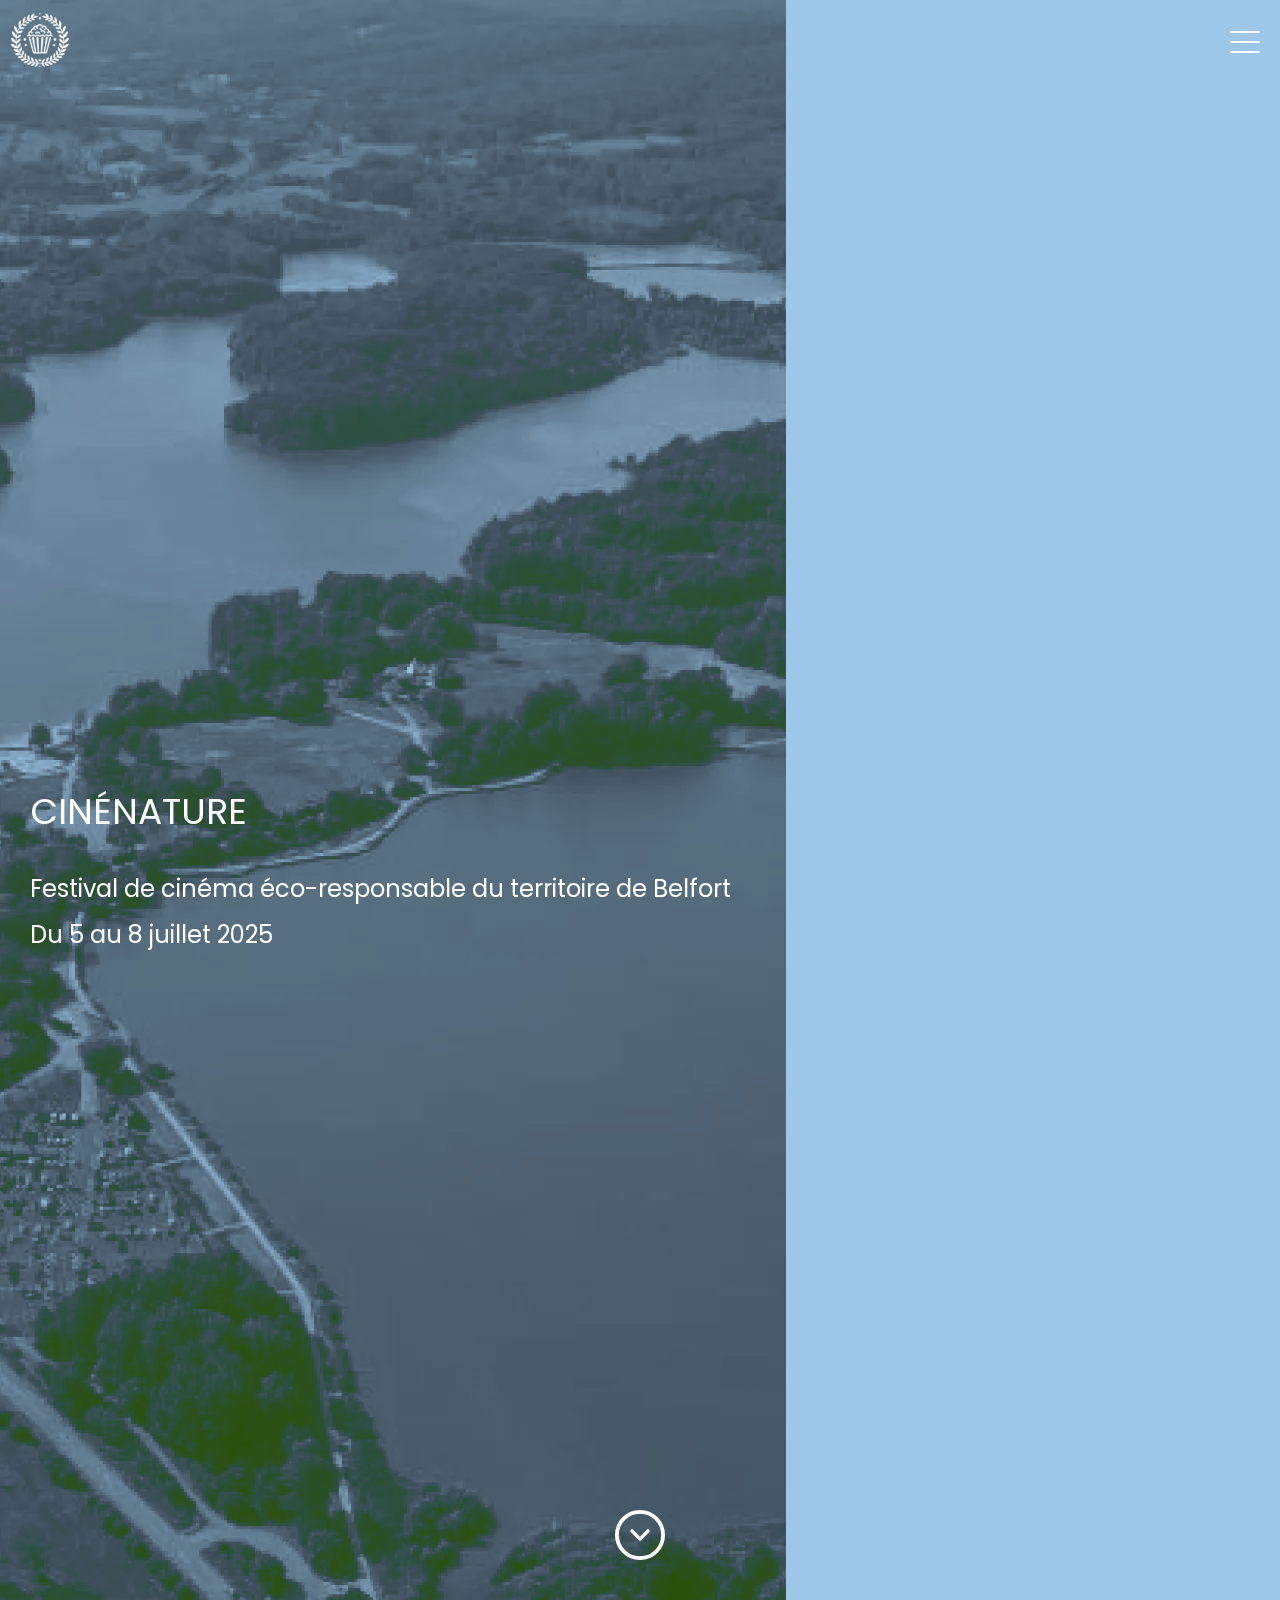
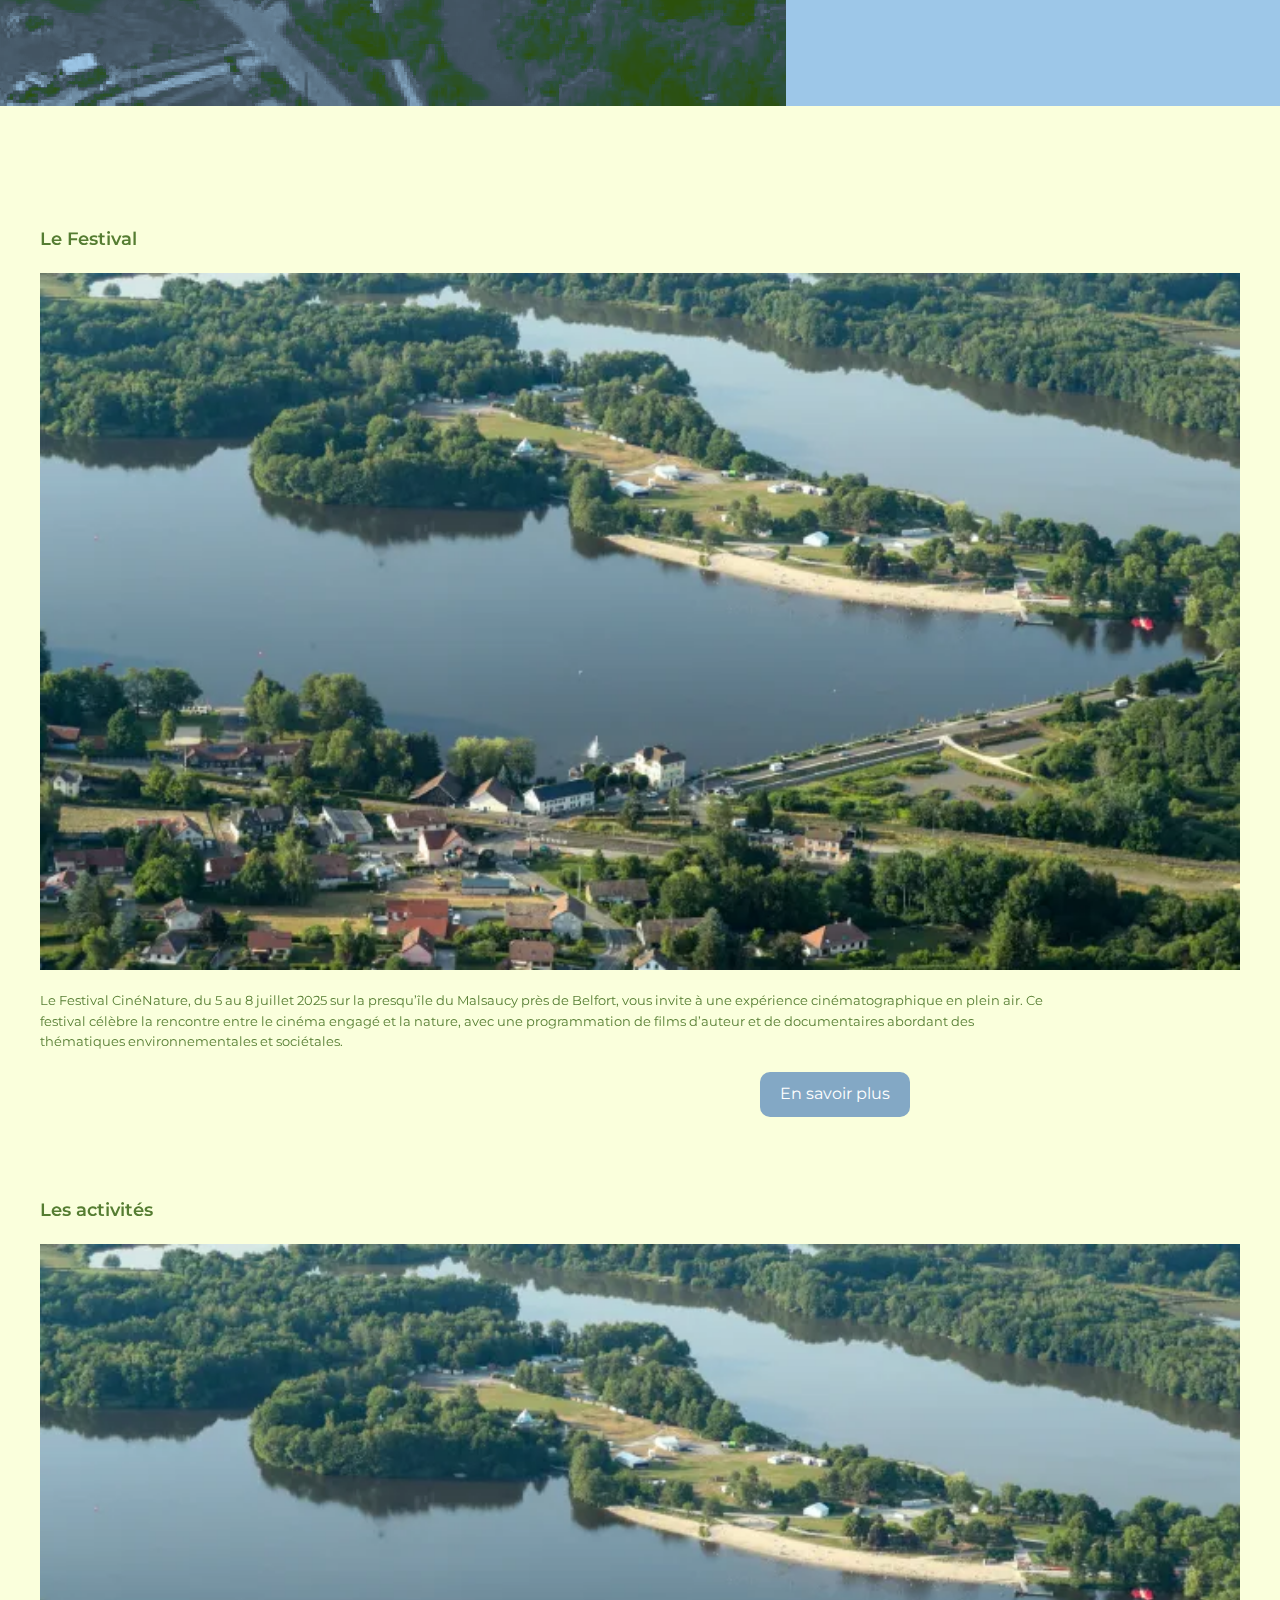
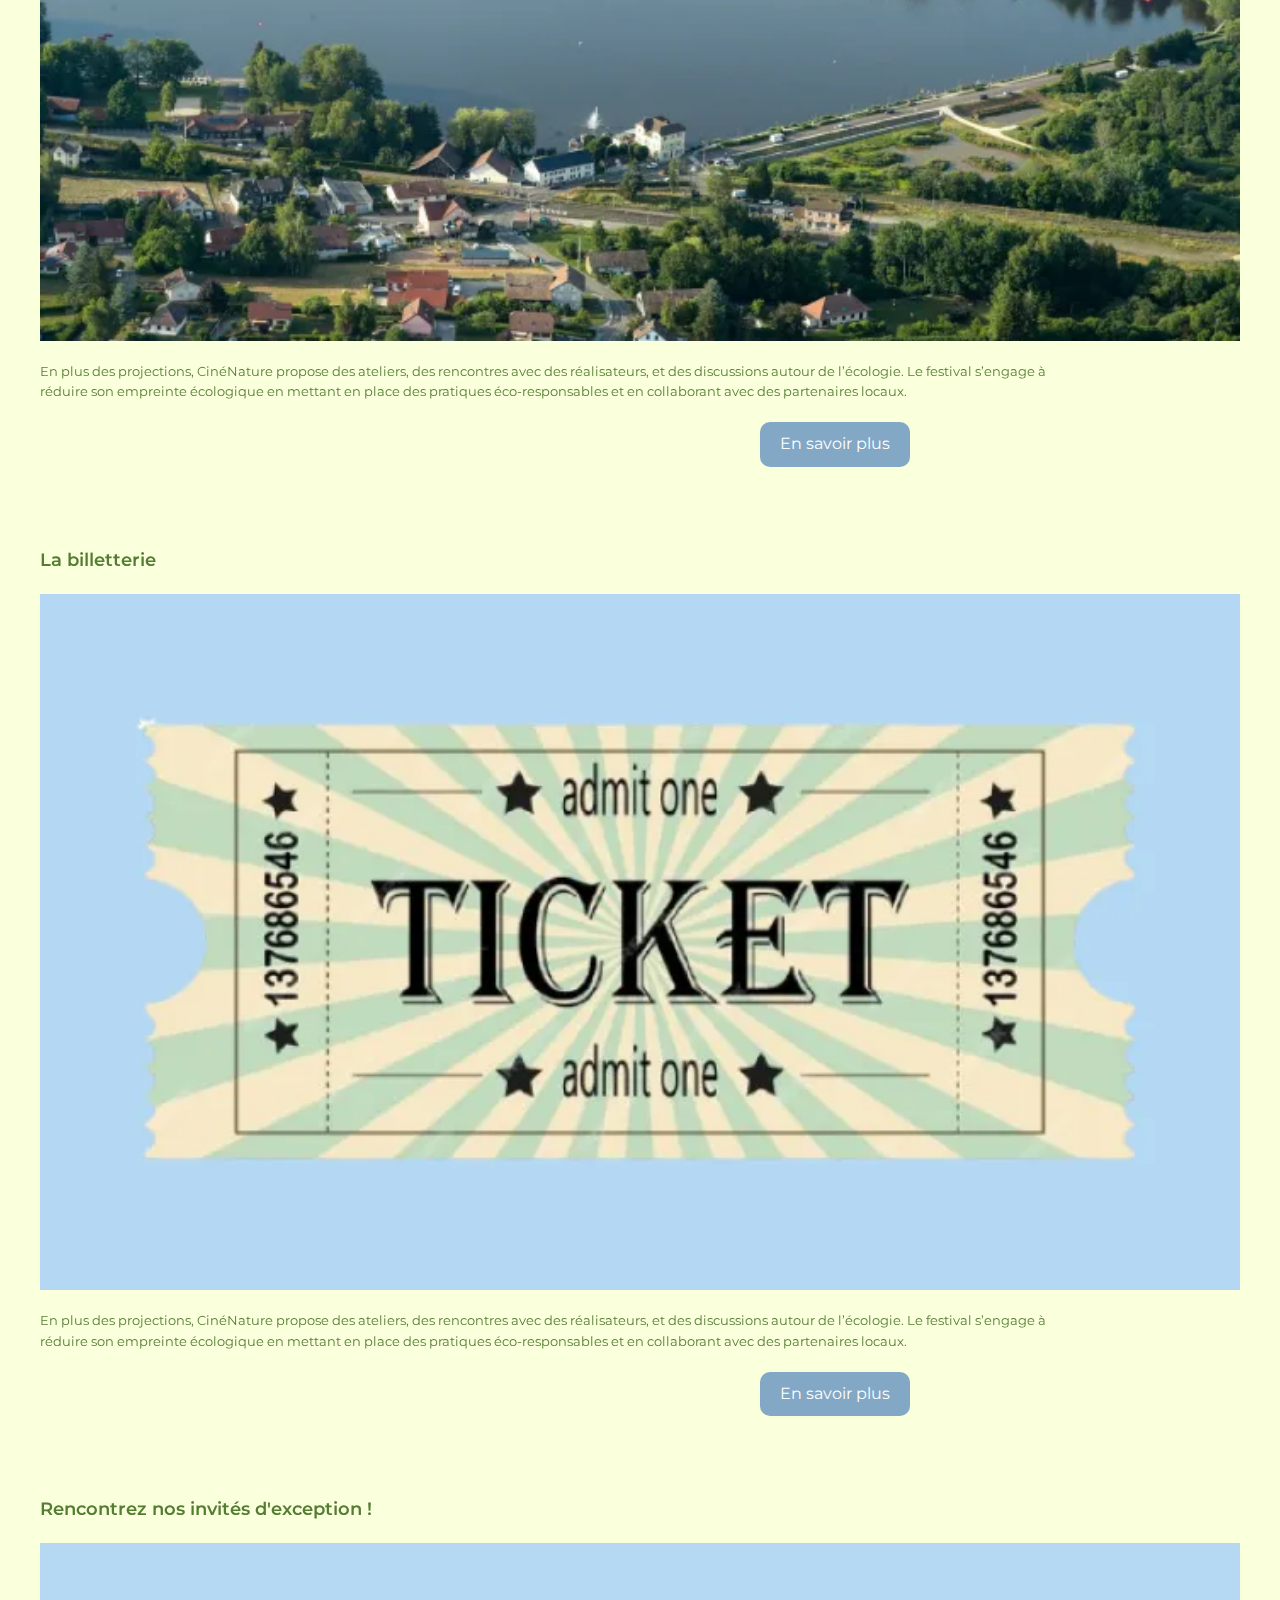
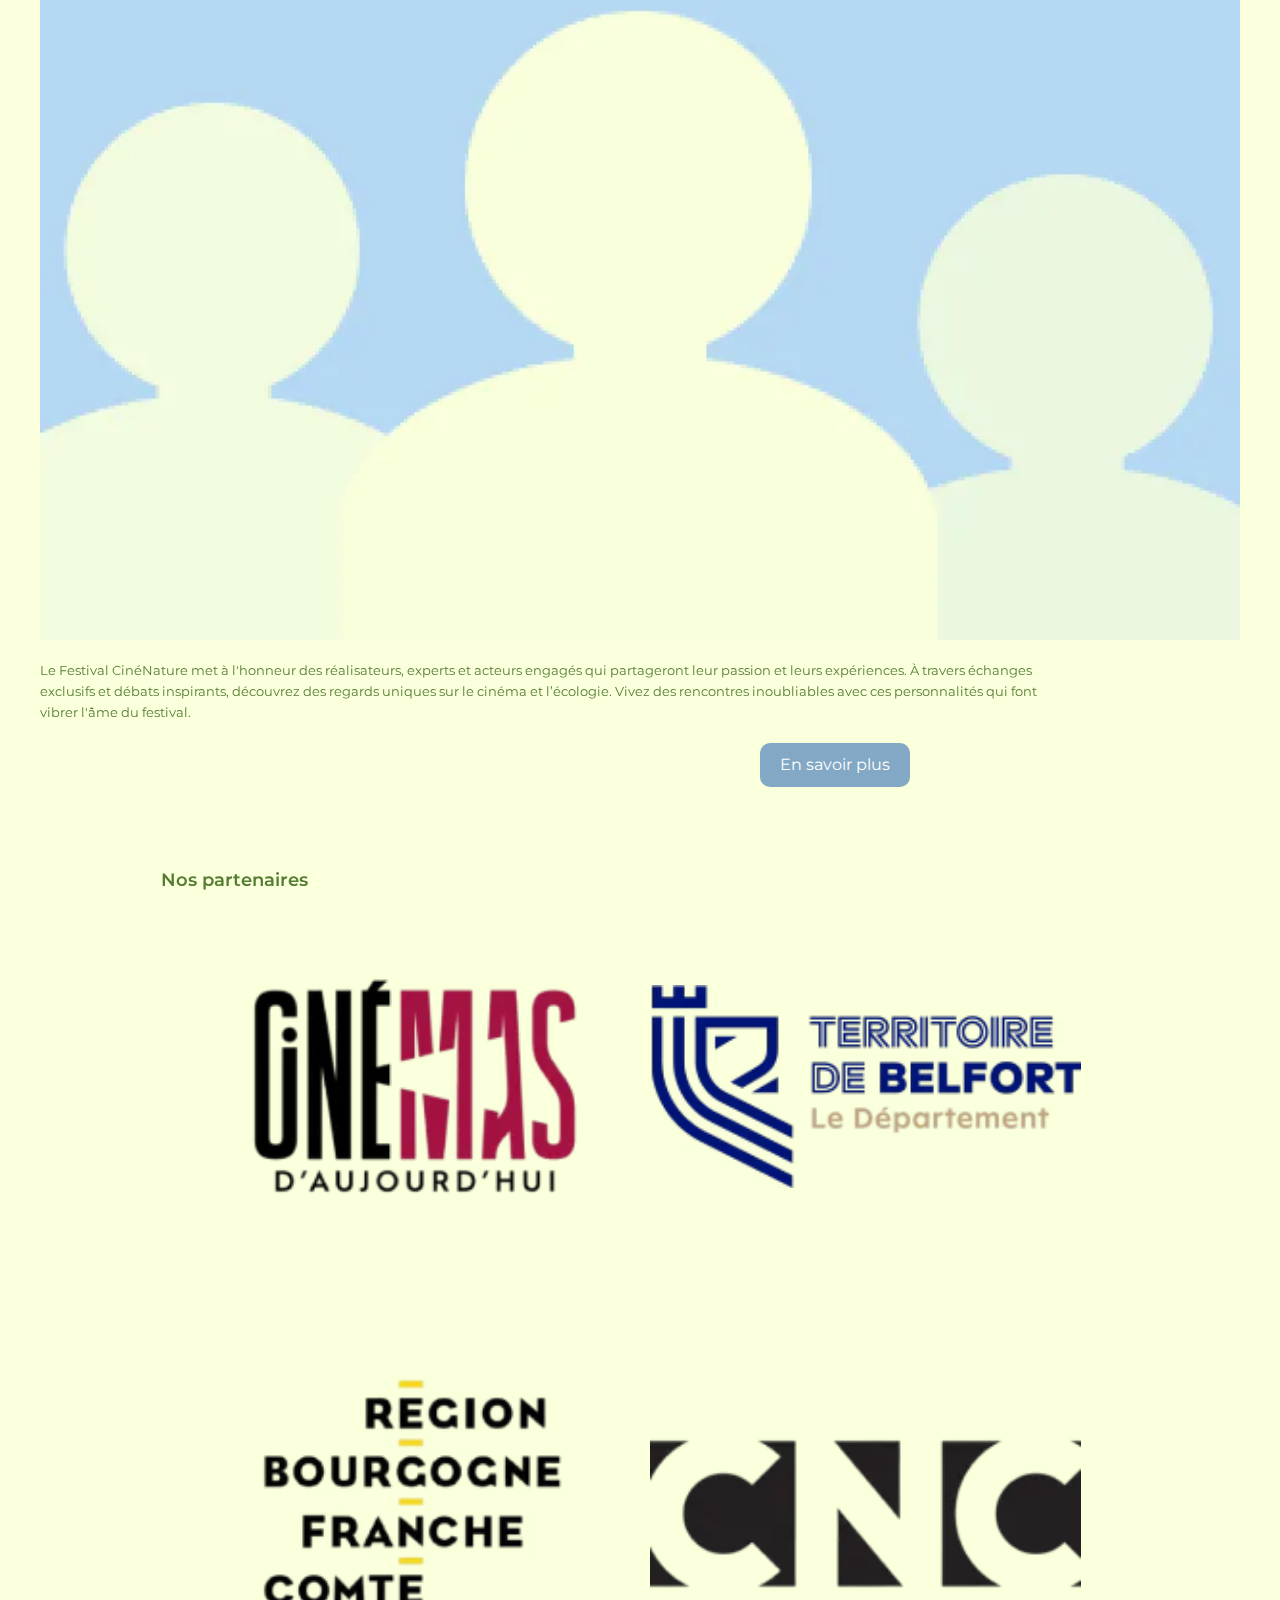
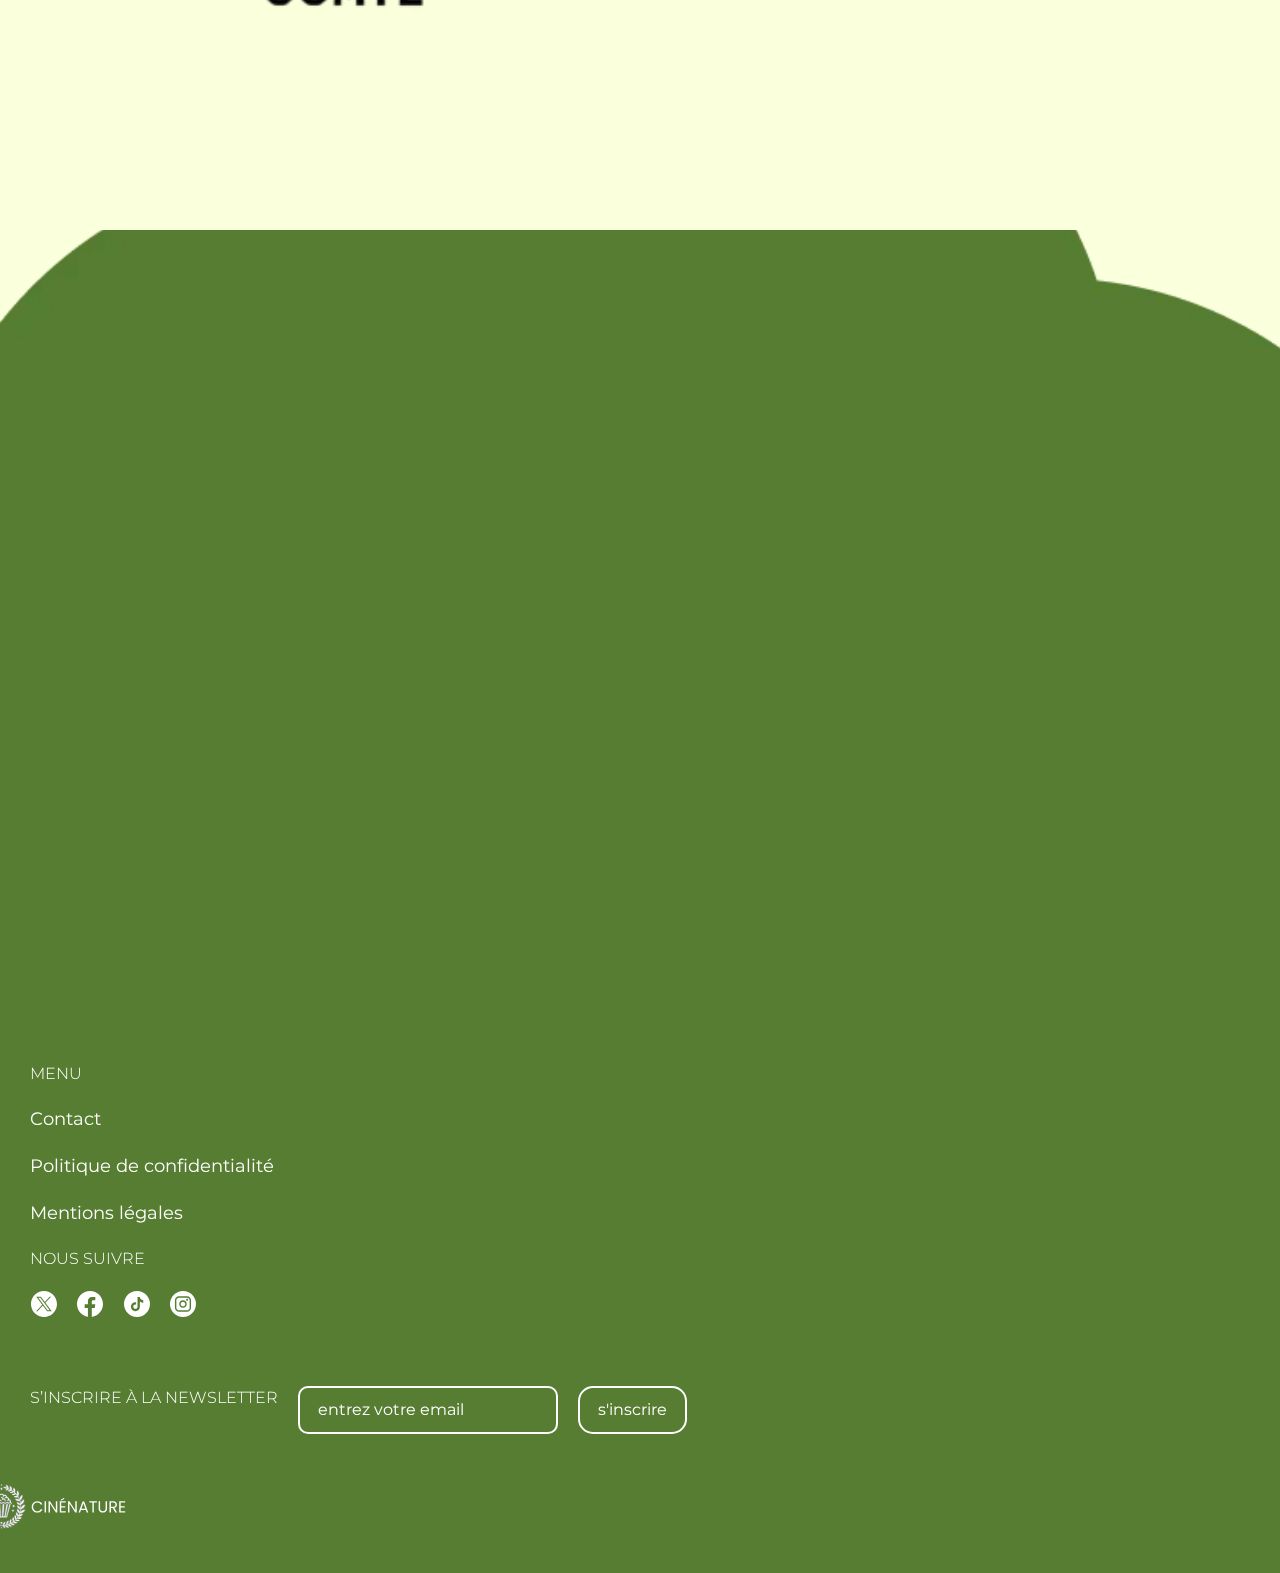
<file: index.html>
<!DOCTYPE html>
<html lang="fr">
  <head>
    <meta charset="UTF-8" />
    <meta name="viewport" content="width=device-width, initial-scale=1.0" />
    <title>CINENATURE</title>
    <link
      rel="shortcut icon"
      href="assets/svg/logo_blanc.svg"
      type="image/x-icon"
    />
    <link rel="stylesheet" href="src/css/style.css" />
    <script src="src/js/script.js" defer></script>
  </head>

  <body>
    <header class="hero hero--duotone">
      <div class="header">
        <a href="/" class="header__home"
          ><img
            src="assets/svg/logo_blanc.svg"
            alt="logo_blanc"
            class="home__icon"
        /></a>
        <button class="header__menu-btn menu-btn">
          <span class="menu-btn__bar" aria-hidden="true"></span>
        </button>
        <nav class="header__menu" aria-expanded="false">
          <ul class="menu__list">
            <li class="menu__item">
              <a href="programmation.html">Programme</a>
            </li>
            <li class="menu__item">
              <a href="billetterie.html">Billeterie</a>
            </li>
            <li class="menu__item">
              <a href="infos-pratiques.html">Lieu & Infos Pratiques</a>
            </li>
            <li class="menu__item">
              <a href="eco-responsabilite.html">Éco-Responsabilité</a>
            </li>
            <li class="menu__item"><a href="contact.html">Contact</a></li>
            <li class="menu__item"><a href="a-propos.html">À Propos</a></li>
          </ul>
        </nav>
      </div>
      <div class="hero__duotone">
        <div class="duotone__content">
          <h1 class="hero__title">cinénature</h1>
          <h2 class="hero__subtitle">
            Festival de cinéma éco-responsable du territoire de Belfort
          </h2>
          <h2 class="hero__subtitle">Du 5 au 8 juillet 2025</h2>
        </div>
        <div class="duotone">
          <img
            src="assets/webp/malsaucy.webp"
            alt="image représentant la presqu'île du malsaucy"
            class="hero__img"
          />
        </div>
        <a href="#first-article" class="duotone__btn">
          <img
            src="assets/svg/fleche_bas.svg"
            alt="flèche de défilement vers le bas"
          />
        </a>
      </div>
    </header>
    <main>
      <section class="article" id="first-article">
        <h3 class="article__title">Le Festival</h3>
        <img
          src="assets/webp/malsaucy_2.webp"
          alt="image représentant la presqu'île du malsaucy"
          class="article__img"
        />
        <p class="article__excerpt">
          Le Festival CinéNature, du 5 au 8 juillet 2025 sur la presqu’île du
          Malsaucy près de Belfort, vous invite à une expérience
          cinématographique en plein air. Ce festival célèbre la rencontre entre
          le cinéma engagé et la nature, avec une programmation de films
          d’auteur et de documentaires abordant des thématiques
          environnementales et sociétales.
        </p>
        <button class="btn article__btn">
          <a href="a-propos.html" class="btn__link">En savoir plus</a>
        </button>
      </section>
      <section class="article">
        <h3 class="article__title">Les activités</h3>
        <img
          src="assets/webp/malsaucy_2.webp"
          alt="image représentant la presqu'île du malsaucy"
          class="article__img"
        />
        <p class="article__excerpt">
          En plus des projections, CinéNature propose des ateliers, des
          rencontres avec des réalisateurs, et des discussions autour de
          l’écologie. Le festival s’engage à réduire son empreinte écologique en
          mettant en place des pratiques éco-responsables et en collaborant avec
          des partenaires locaux.
        </p>
        <button class="btn article__btn">
          <a href="programmation.html" class="btn__link">En savoir plus</a>
        </button>
      </section>
      <section class="article">
        <h3 class="article__title">La billetterie</h3>
        <img
          src="assets/webp/ticket.webp"
          alt="image représentant un ticket de cinéma"
          class="article__img"
        />
        <p class="article__excerpt">
          En plus des projections, CinéNature propose des ateliers, des
          rencontres avec des réalisateurs, et des discussions autour de
          l’écologie. Le festival s’engage à réduire son empreinte écologique en
          mettant en place des pratiques éco-responsables et en collaborant avec
          des partenaires locaux.
        </p>
        <button class="btn article__btn">
          <a href="billetterie.html" class="btn__link">En savoir plus</a>
        </button>
      </section>
      <section class="article">
        <h3 class="article__title">Rencontrez nos invités d'exception !</h3>
        <img
          src="assets/webp/invites.webp"
          alt="image représentant la presqu'île du malsaucy"
          class="article__img"
        />
        <p class="article__excerpt">
          Le Festival CinéNature met à l'honneur des réalisateurs, experts et
          acteurs engagés qui partageront leur passion et leurs expériences. À
          travers échanges exclusifs et débats inspirants, découvrez des regards
          uniques sur le cinéma et l’écologie. Vivez des rencontres
          inoubliables avec ces personnalités qui font vibrer l'âme du festival.
        </p>
        <button class="btn article__btn">
          <a href="les-invites.html" class="btn__link">En savoir plus</a>
        </button>
      </section>
      <section class="article article--partenaires">
        <h2 class="article__title">Nos partenaires</h2>
        <div class="article__images">
          <img
            src="assets/webp/cinema_aujourdhui.webp"
            alt="logo de cinéma d'aujourd'hui"
            class="images__img"
          /><img
            src="assets/avif/territoire_belfort.avif"
            alt="logo territoire de belfort"
            class="images__img"
          /><img
            src="assets/avif/region_bourgogne_franche_comte.avif"
            alt="logo de la région de la bourgogne franche comte"
            class="images__img"
          /><img
            src="assets/webp/cnc.webp"
            alt="logo du cnc"
            class="images__img"
          />
        </div>
      </section>
    </main>
    <footer class="footer">
      <nav class="footer__menu">
        <h3 class="menu__title">Menu</h3>
        <a href="contact.html" class="menu__link">Contact</a>
        <a href="#" class="menu__link">Politique de confidentialité</a>
        <a href="mentions-legales.html" class="menu__link">Mentions légales</a>
        <h3 class="menu__title">Nous suivre</h3>
        <ul class="menu__link">
          <li class="menu__item">
            <a href="https://x.com/mmimontbeliard" class="menu__social-link">
              <img
                src="assets/svg/twitter.svg"
                alt="logo twitter"
                class="social-link__img"
              />
            </a>
          </li>
          <li class="menu__item">
            <a
              href="https://www.facebook.com/mmimontbeliard"
              class="menu__social-link"
              ><img
                src="assets/svg/facebook.svg"
                alt="logo facebook"
                class="social-link__img"
            /></a>
          </li>
          <li class="menu__item">
            <a
              href="https://www.tiktok.com/@mmi_montbeliard"
              class="menu__social-link"
              ><img
                src="assets/svg/tiktok.svg"
                alt="logo tiktok"
                class="social-link__img"
            /></a>
          </li>
          <li class="menu__item">
            <a
              href="https://www.instagram.com/mmi_montbeliard/"
              class="menu__social-link"
              ><img
                src="assets/svg/instagram.svg"
                alt="logo instagram"
                class="social-link__img"
            /></a>
          </li>
        </ul>
      </nav>
      <div class="registeration">
        <h3 class="footer__title">S’inscrire à la Newsletter</h3>
        <input
          type="text"
          class="footer__input"
          placeholder="Entrez Votre Email"
        />
        <button class="btn footer__btn">s'inscrire</button>
      </div>
      <div class="footer__logo">
        <img
          src="assets/svg/logo_et_nom_blanc.svg"
          alt="logo de cinénature avec le titre cinénature"
          class="logo__img"
        />
      </div>
    </footer>
  </body>
</html>
</file>
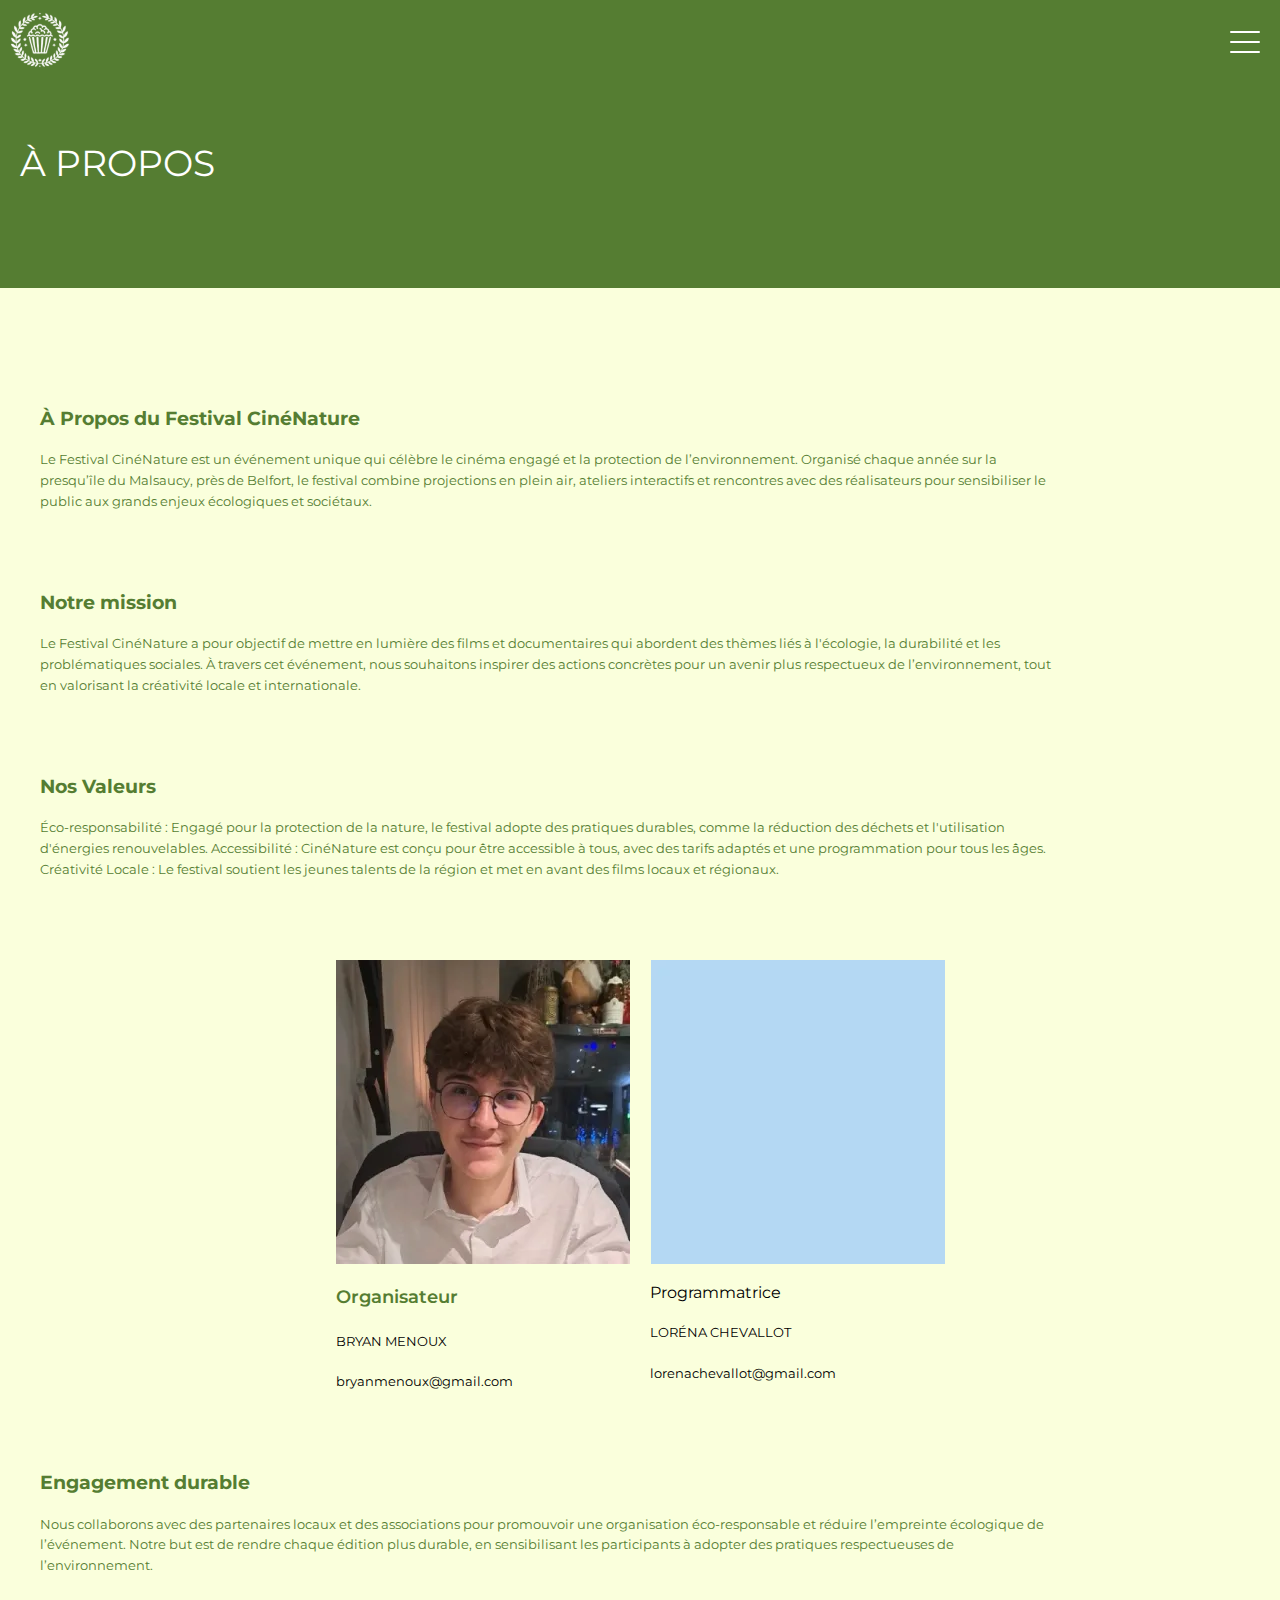
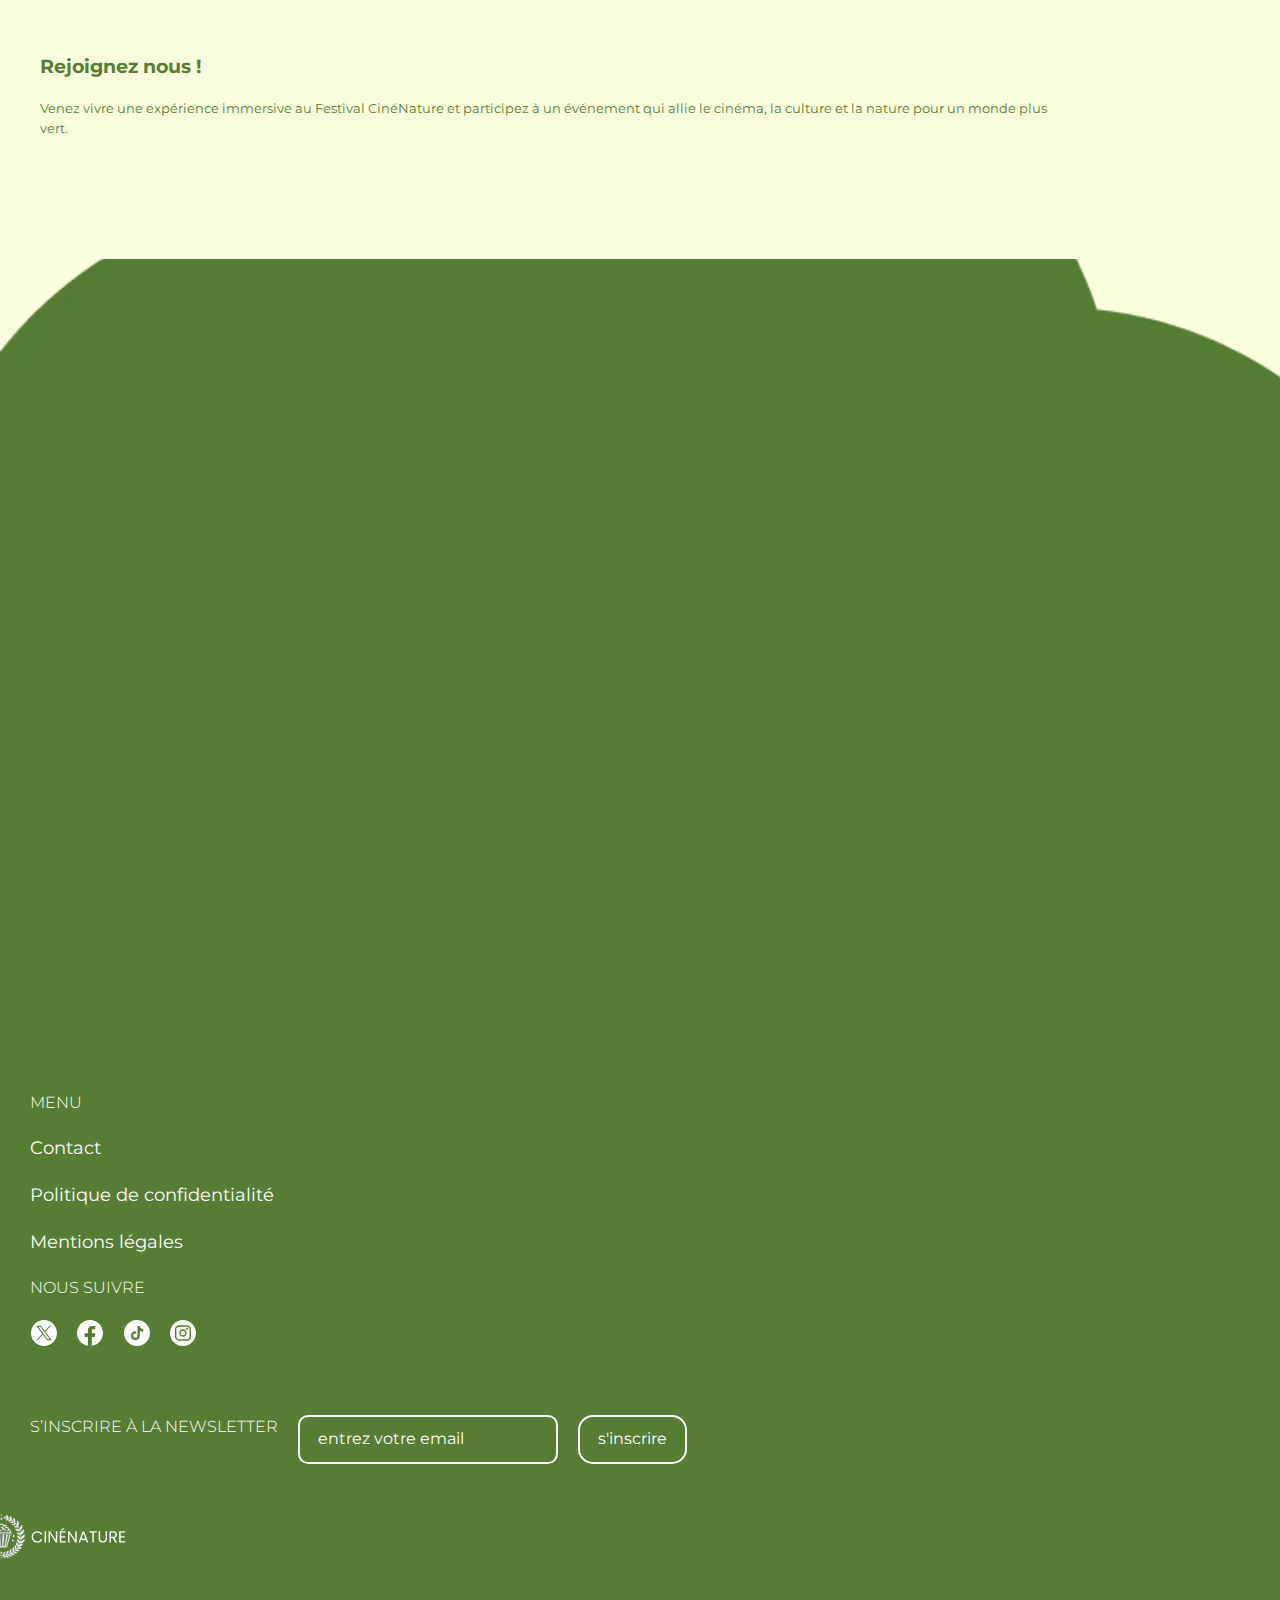
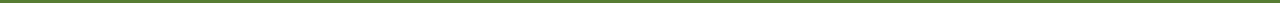
<file: a-propos.html>
<!DOCTYPE html>
<html lang="fr">
  <head>
    <meta charset="UTF-8" />
    <meta name="viewport" content="width=device-width, initial-scale=1.0" />
    <title>CINENATURE</title>
    <link
      rel="shortcut icon"
      href="assets/svg/logo_blanc.svg"
      type="image/x-icon"
    />
    <link rel="stylesheet" href="src/css/style.css" />
    <script src="src/js/script.js" defer></script>
  </head>

  <body>
    <header class="hero">
      <div class="header">
        <a href="/" class="header__home"
          ><img
            src="assets/svg/logo_blanc.svg"
            alt="logo_blanc"
            class="home__icon"
        /></a>
        <button class="header__menu-btn menu-btn">
          <span class="menu-btn__bar" aria-hidden="true"></span>
        </button>
        <nav class="header__menu" aria-expanded="false">
          <ul class="menu__list">
            <li class="menu__item">
              <a href="programmation.html">Programme</a>
            </li>
            <li class="menu__item">
              <a href="billetterie.html">Billeterie</a>
            </li>
            <li class="menu__item">
              <a href="infos-pratiques.html">Lieu & Infos Pratiques</a>
            </li>
            <li class="menu__item">
              <a href="eco-responsabilite.html">Éco-Responsabilité</a>
            </li>
            <li class="menu__item"><a href="contact.html">Contact</a></li>
            <li class="menu__item"><a href="a-propos.html">À Propos</a></li>
          </ul>
        </nav>
      </div>
      <div class="hero__content">
        <h1 class="hero__title">À Propos</h1>
      </div>
    </header>
    <main class="main">
      <article class="article">
        <h3 class="articlee__title">À Propos du Festival CinéNature</h3>
        <p class="article__excerpt">
          Le Festival CinéNature est un événement unique qui célèbre le cinéma
          engagé et la protection de l’environnement. Organisé chaque année sur
          la presqu’île du Malsaucy, près de Belfort, le festival combine
          projections en plein air, ateliers interactifs et rencontres avec des
          réalisateurs pour sensibiliser le public aux grands enjeux écologiques
          et sociétaux.
        </p>
      </article>
      <article class="article">
        <h3 class="articlee__title">Notre mission</h3>
        <p class="article__excerpt">
          Le Festival CinéNature a pour objectif de mettre en lumière des films
          et documentaires qui abordent des thèmes liés à l'écologie, la
          durabilité et les problématiques sociales. À travers cet événement,
          nous souhaitons inspirer des actions concrètes pour un avenir plus
          respectueux de l’environnement, tout en valorisant la créativité
          locale et internationale.
        </p>
      </article>
      <article class="article">
        <h3 class="articlee__title">Nos Valeurs</h3>
        <p class="article__excerpt">
          Éco-responsabilité : Engagé pour la protection de la nature, le
          festival adopte des pratiques durables, comme la réduction des déchets
          et l'utilisation d'énergies renouvelables. Accessibilité : CinéNature
          est conçu pour être accessible à tous, avec des tarifs adaptés et une
          programmation pour tous les âges. Créativité Locale : Le festival
          soutient les jeunes talents de la région et met en avant des films
          locaux et régionaux.
        </p>
      </article>
      <article class="article--team">
        <div class="article__team">
          <img
            src="assets/webp/bryan_menoux.webp"
            alt="photographie de bryan Menoux"
            class="article__image"
          />
          <ul class="article__list--spaced">
            <li class="article__list">
              <h3 class="article__title">Organisateur</h3>
            </li>
            <li class="article__list">
              <p class="article__excerpt">BRYAN MENOUX</p>
            </li>
            <li class="article__list">
              <p class="article__excerpt">bryanmenoux@gmail.com</p>
            </li>
          </ul>
        </div>
        <div class="article__team">
          <img
            src="assets/webp/lorena_chevallot.webp"
            alt="photographie de Loréna Chevallot"
            class="article__image"
          />
          <ul class="article__list--spaced">
            <li class="article__list">Programmatrice</li>
            <li class="article__list">
              <p class="article__excerpt">LORÉNA CHEVALLOT</p>
            </li>
            <li class="article__list">
              <p class="article__excerpt">lorenachevallot@gmail.com</p>
            </li>
          </ul>
        </div>
      </article>
      <article class="article">
        <h3 class="articlee__title">Engagement durable</h3>
        <p class="article__excerpt">
          Nous collaborons avec des partenaires locaux et des associations pour
          promouvoir une organisation éco-responsable et réduire l’empreinte
          écologique de l’événement. Notre but est de rendre chaque édition plus
          durable, en sensibilisant les participants à adopter des pratiques
          respectueuses de l’environnement.
        </p>
      </article>
      <article class="article">
        <h3 class="articlee__title">Rejoignez nous !</h3>
        <p class="article__excerpt">
          Venez vivre une expérience immersive au Festival CinéNature et
          participez à un événement qui allie le cinéma, la culture et la nature
          pour un monde plus vert.
        </p>
      </article>
    </main>

    <footer class="footer">
      <nav class="footer__menu">
        <h3 class="menu__title">Menu</h3>
        <a href="contact.html" class="menu__link">Contact</a>
        <a href="#" class="menu__link">Politique de confidentialité</a>
        <a href="mentions-legales.html" class="menu__link">Mentions légales</a>
        <h3 class="menu__title">Nous suivre</h3>
        <ul class="menu__link">
          <li class="menu__item">
            <a href="https://x.com/mmimontbeliard" class="menu__social-link">
              <img
                src="assets/svg/twitter.svg"
                alt="logo twitter"
                class="social-link__img"
              />
            </a>
          </li>
          <li class="menu__item">
            <a
              href="https://www.facebook.com/mmimontbeliard"
              class="menu__social-link"
              ><img
                src="assets/svg/facebook.svg"
                alt="logo facebook"
                class="social-link__img"
            /></a>
          </li>
          <li class="menu__item">
            <a
              href="https://www.tiktok.com/@mmi_montbeliard"
              class="menu__social-link"
              ><img
                src="assets/svg/tiktok.svg"
                alt="logo tiktok"
                class="social-link__img"
            /></a>
          </li>
          <li class="menu__item">
            <a
              href="https://www.instagram.com/mmi_montbeliard/"
              class="menu__social-link"
              ><img
                src="assets/svg/instagram.svg"
                alt="logo instagram"
                class="social-link__img"
            /></a>
          </li>
        </ul>
      </nav>
      <div class="registeration">
        <h3 class="footer__title">S’inscrire à la Newsletter</h3>
        <input
          type="text"
          class="footer__input"
          placeholder="Entrez Votre Email"
        />
        <button class="btn footer__btn">s'inscrire</button>
      </div>
      <div class="footer__logo">
        <img
          src="assets/svg/logo_et_nom_blanc.svg"
          alt="logo de cinénature avec le titre cinénature"
          class="logo__img"
        />
      </div>
    </footer>
  </body>
</html>
</file>
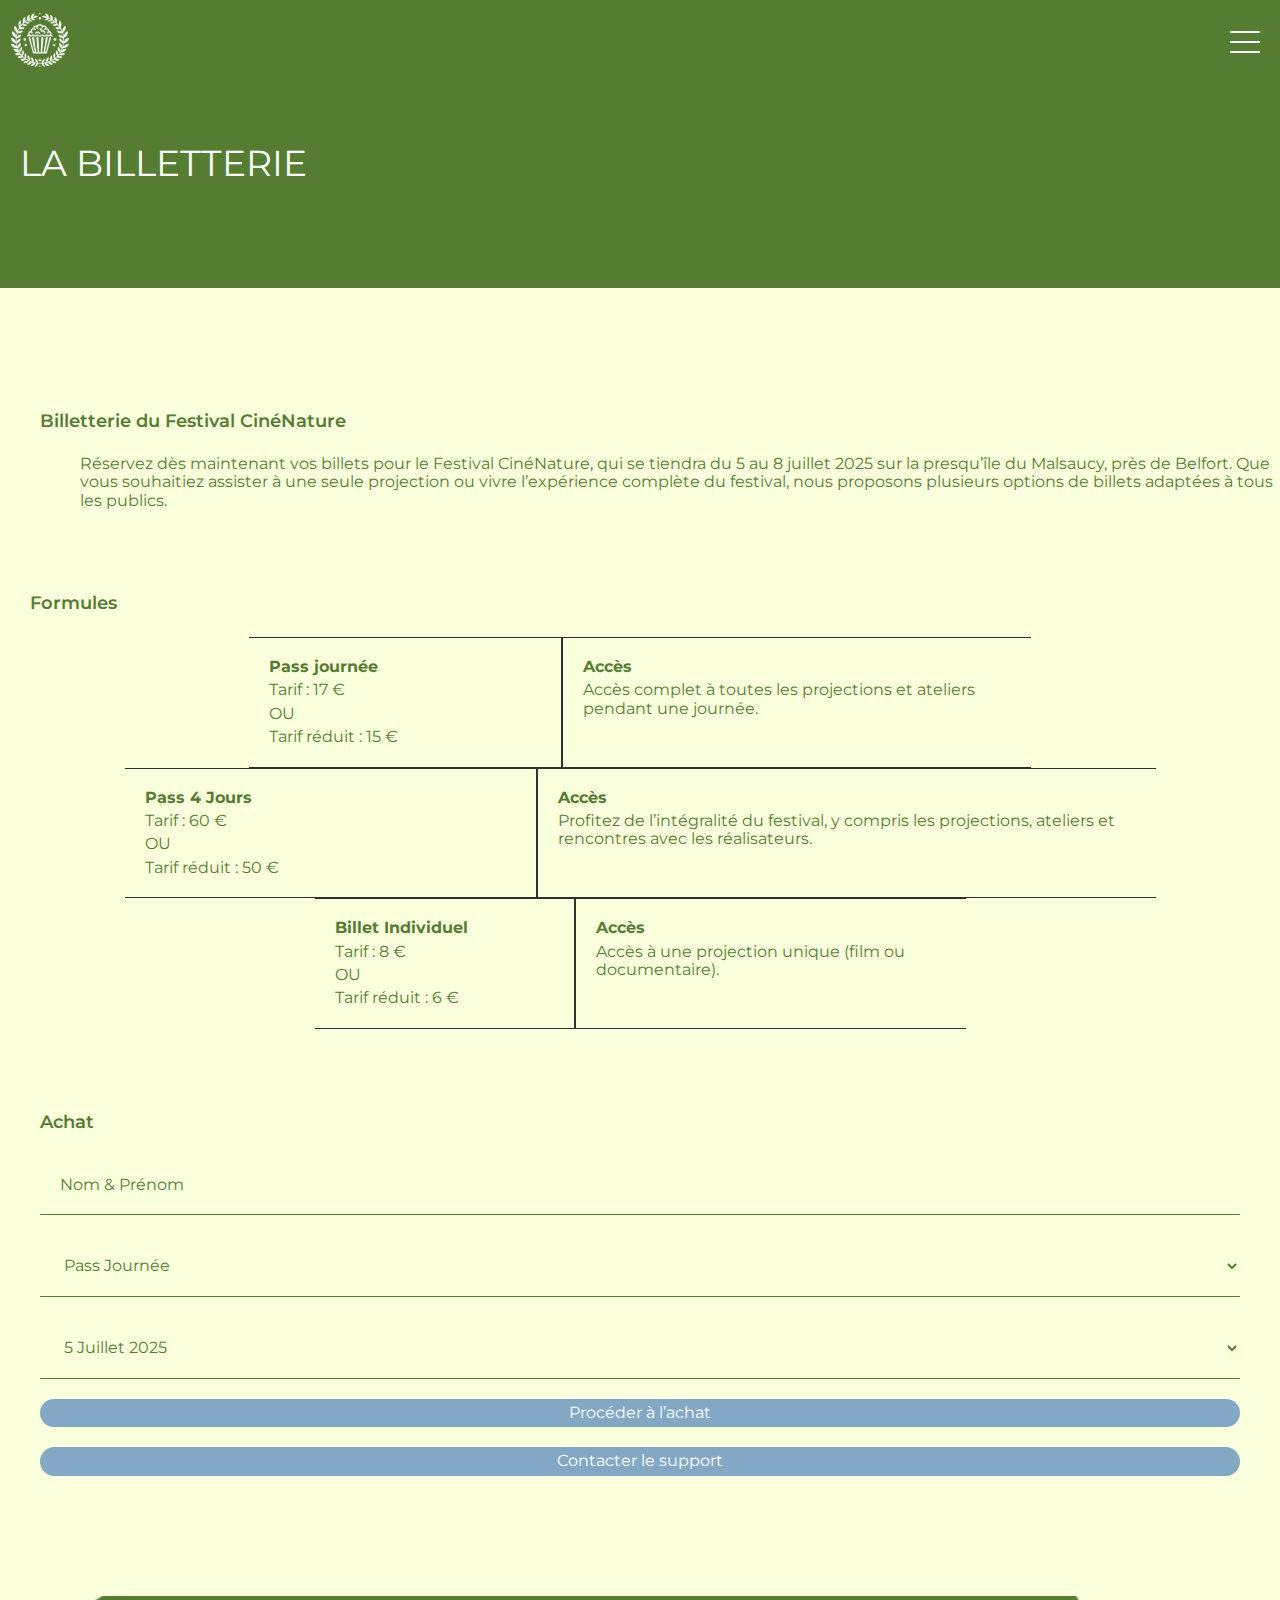
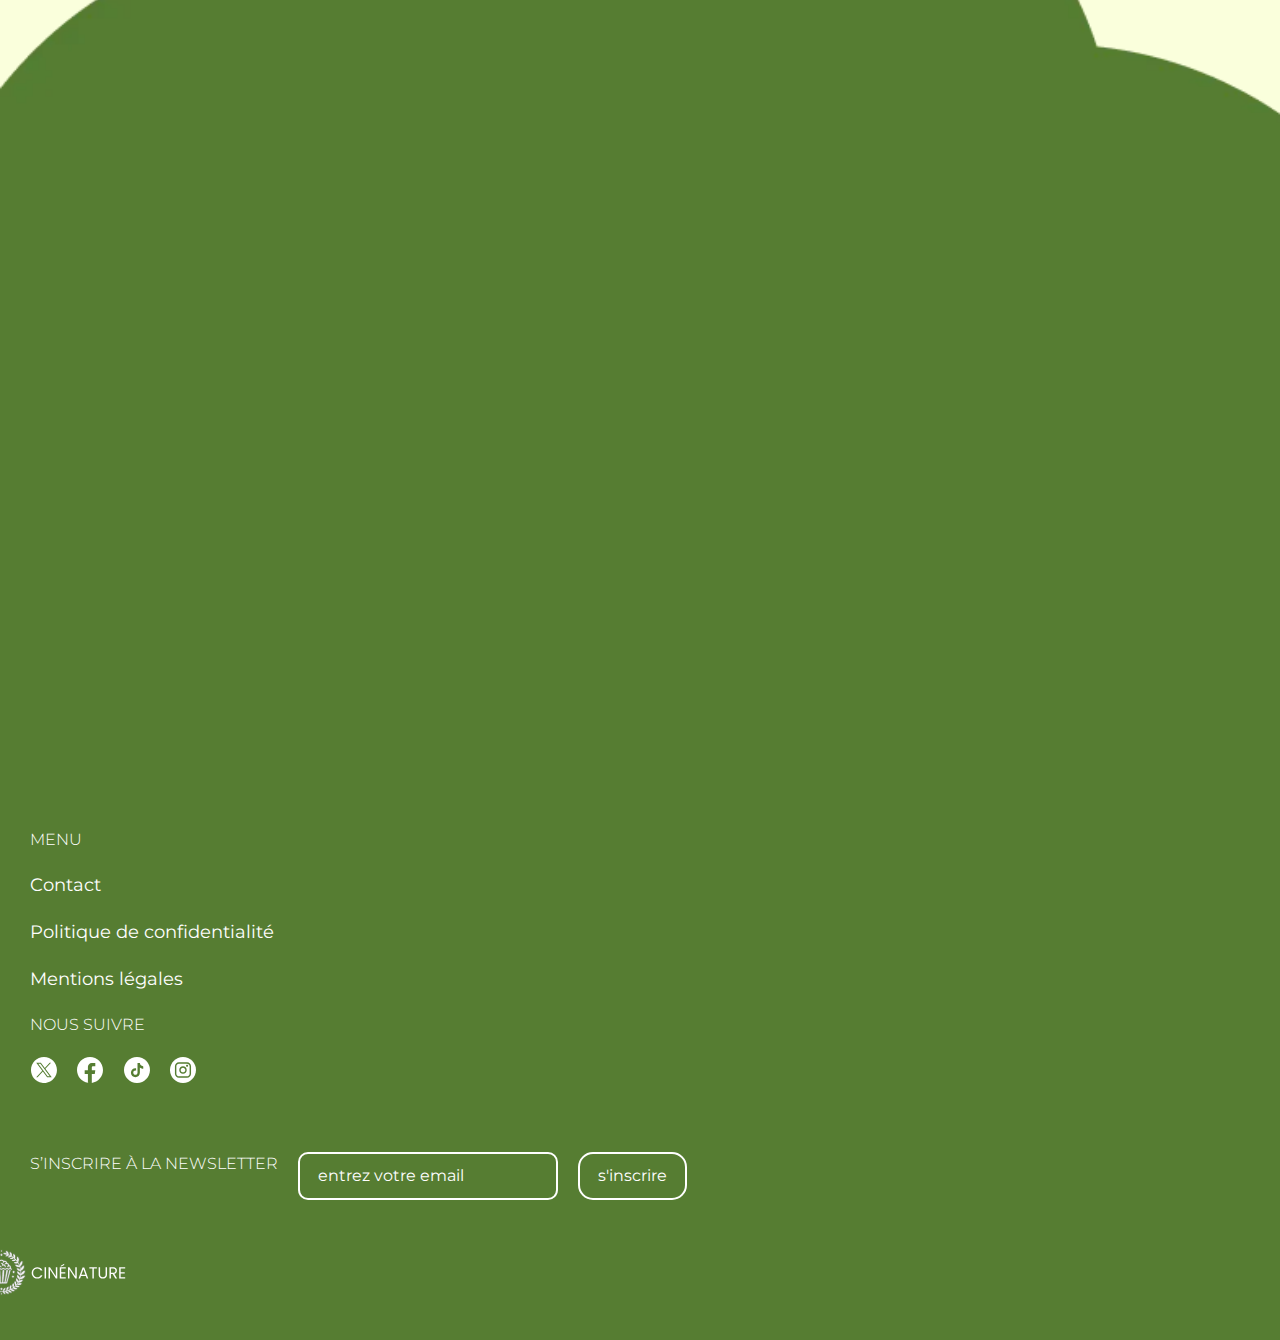
<file: billetterie.html>
<!DOCTYPE html>
<html lang="fr">
  <head>
    <meta charset="UTF-8" />
    <meta name="viewport" content="width=device-width, initial-scale=1.0" />
    <title>CINENATURE</title>
    <link
      rel="shortcut icon"
      href="assets/svg/logo_blanc.svg"
      type="image/x-icon"
    />
    <link rel="stylesheet" href="src/css/style.css" />
    <script src="src/js/script.js" defer></script>
  </head>

  <body>
    <header class="hero">
      <div class="header">
        <a href="/" class="header__home"
          ><img
            src="assets/svg/logo_blanc.svg"
            alt="logo_blanc"
            class="home__icon"
        /></a>
        <button class="header__menu-btn menu-btn">
          <span class="menu-btn__bar" aria-hidden="true"></span>
        </button>
        <nav class="header__menu" aria-expanded="false">
          <ul class="menu__list">
            <li class="menu__item">
              <a href="programmation.html">Programme</a>
            </li>
            <li class="menu__item">
              <a href="billetterie.html">Billeterie</a>
            </li>
            <li class="menu__item">
              <a href="infos-pratiques.html">Lieu & Infos Pratiques</a>
            </li>
            <li class="menu__item">
              <a href="eco-responsabilite.html">Éco-Responsabilité</a>
            </li>
            <li class="menu__item"><a href="contact.html">Contact</a></li>
            <li class="menu__item"><a href="a-propos.html">À Propos</a></li>
          </ul>
        </nav>
      </div>
      <div class="hero__content">
        <h1 class="hero__title">La Billetterie</h1>
      </div>
    </header>
    <main class="main">
      <article class="article">
        <h3 class="article__title">Billetterie du Festival CinéNature</h3>
        <p class="article excerpt">
          Réservez dès maintenant vos billets pour le Festival CinéNature, qui
          se tiendra du 5 au 8 juillet 2025 sur la presqu’île du Malsaucy, près
          de Belfort. Que vous souhaitiez assister à une seule projection ou
          vivre l’expérience complète du festival, nous proposons plusieurs
          options de billets adaptées à tous les publics.
        </p>
      </article>
      <article class="article article--formules">
        <h3 class="article__title">Formules</h3>
        <ul class="article--formules__list">
          <li class="article--formules__item">
            <div class="item__texts item__texts-1">
              <h4 class="item__title">Pass journée</h4>
              <p class="item__excerpt">Tarif : 17 €</p>
              <p class="item__excerpt">OU</p>
              <p class="item__excerpt">Tarif réduit : 15 €</p>
            </div>
            <div class="item__texts item__texts-2">
              <h4 class="item__title">Accès</h4>
              <p class="item__excerpt">
                Accès complet à toutes les projections et ateliers pendant une
                journée.
              </p>
            </div>
          </li>
          <li class="article--formules__item">
            <div class="item__texts item__texts-1">
              <h4 class="item__title">Pass 4 Jours</h4>
              <p class="item__excerpt">Tarif : 60 €</p>
              <p class="item__excerpt">OU</p>
              <p class="item__excerpt">Tarif réduit : 50 €</p>
            </div>
            <div class="item__texts item__texts-2">
              <h4 class="item__title">Accès</h4>
              <p class="item__excerpt">
                Profitez de l’intégralité du festival, y compris les
                projections, ateliers et rencontres avec les réalisateurs.
              </p>
            </div>
          </li>
          <li class="article--formules__item">
            <div class="item__texts item__texts-1">
              <h4 class="item__title">Billet Individuel</h4>
              <p class="item__excerpt">Tarif : 8 €</p>
              <p class="item__excerpt">OU</p>
              <p class="item__excerpt">Tarif réduit : 6 €</p>
            </div>
            <div class="item__texts item__texts-2">
              <h4 class="item__title">Accès</h4>
              <p class="item__excerpt">
                Accès à une projection unique (film ou documentaire).
              </p>
            </div>
          </li>
        </ul>
      </article>
      <article class="article article__buy">
        <h3 class="article__title">Achat</h3>
        <input
          type="text"
          class="buy__input"
          aria-label="Nom & Prénom"
          placeholder="Nom & Prénom"
        />
        <select name="formules" class="article__select">
          <option value="">Pass Journée</option>
          <option value="">Pass 4 Jours</option>
          <option value="">Billet Individuel</option>
        </select>
        <select name="date" class="article__select">
          <option value="">5 Juillet 2025</option>
          <option value="">6 Juillet 2025</option>
          <option value="">7 Juillet 2025</option>
          <option value="">8 Juillet 2025</option>
        </select>
        <button class="btn buy__btn">Procéder à l’achat</button>
        <button class="btn buy__btn">Contacter le support</button>
      </article>
    </main>

    <footer class="footer">
      <nav class="footer__menu">
        <h3 class="menu__title">Menu</h3>
        <a href="contact.html" class="menu__link">Contact</a>
        <a href="#" class="menu__link">Politique de confidentialité</a>
        <a href="mentions-legales.html" class="menu__link">Mentions légales</a>
        <h3 class="menu__title">Nous suivre</h3>
        <ul class="menu__link">
          <li class="menu__item">
            <a href="https://x.com/mmimontbeliard" class="menu__social-link">
              <img
                src="assets/svg/twitter.svg"
                alt="logo twitter"
                class="social-link__img"
              />
            </a>
          </li>
          <li class="menu__item">
            <a
              href="https://www.facebook.com/mmimontbeliard"
              class="menu__social-link"
              ><img
                src="assets/svg/facebook.svg"
                alt="logo facebook"
                class="social-link__img"
            /></a>
          </li>
          <li class="menu__item">
            <a
              href="https://www.tiktok.com/@mmi_montbeliard"
              class="menu__social-link"
              ><img
                src="assets/svg/tiktok.svg"
                alt="logo tiktok"
                class="social-link__img"
            /></a>
          </li>
          <li class="menu__item">
            <a
              href="https://www.instagram.com/mmi_montbeliard/"
              class="menu__social-link"
              ><img
                src="assets/svg/instagram.svg"
                alt="logo instagram"
                class="social-link__img"
            /></a>
          </li>
        </ul>
      </nav>
      <div class="registeration">
        <h3 class="footer__title">S’inscrire à la Newsletter</h3>
        <input
          type="text"
          class="footer__input"
          placeholder="Entrez Votre Email"
        />
        <button class="btn footer__btn">s'inscrire</button>
      </div>
      <div class="footer__logo">
        <img
          src="assets/svg/logo_et_nom_blanc.svg"
          alt="logo de cinénature avec le titre cinénature"
          class="logo__img"
        />
      </div>
    </footer>
  </body>
</html>
</file>
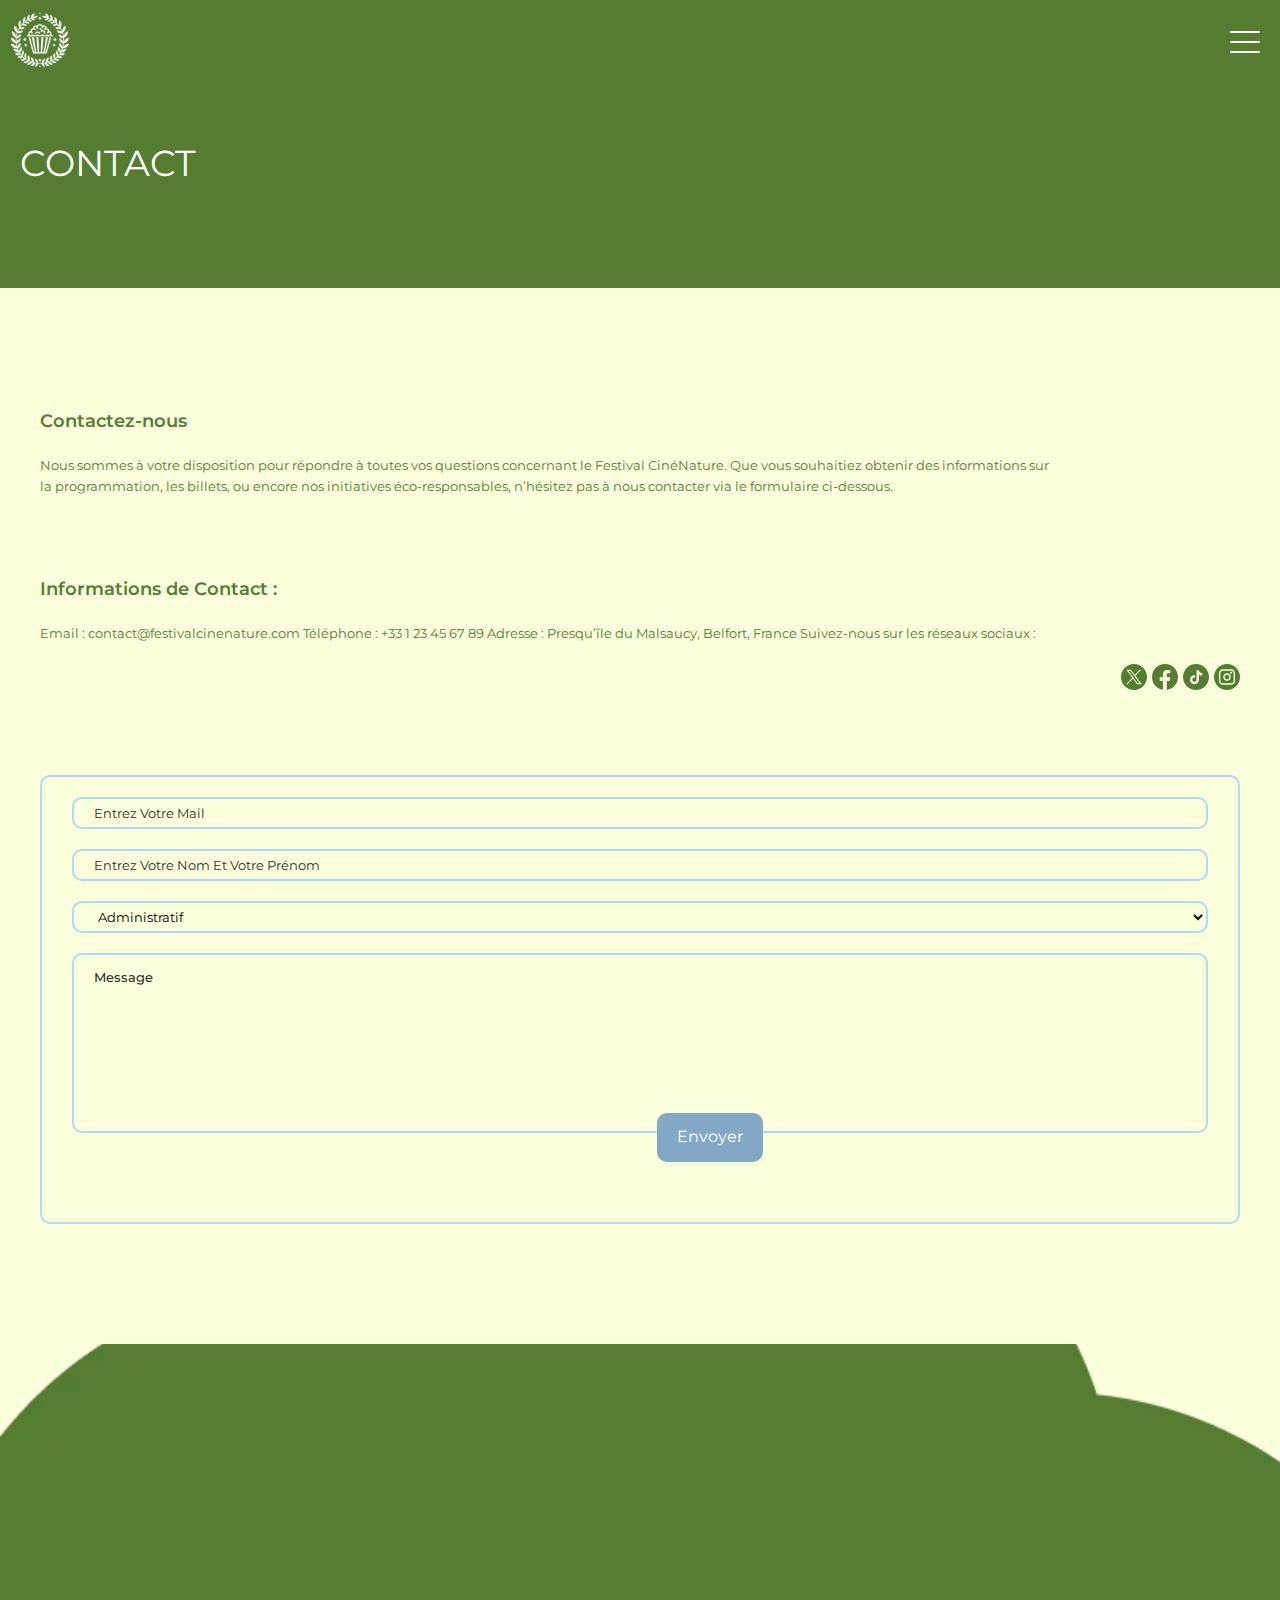
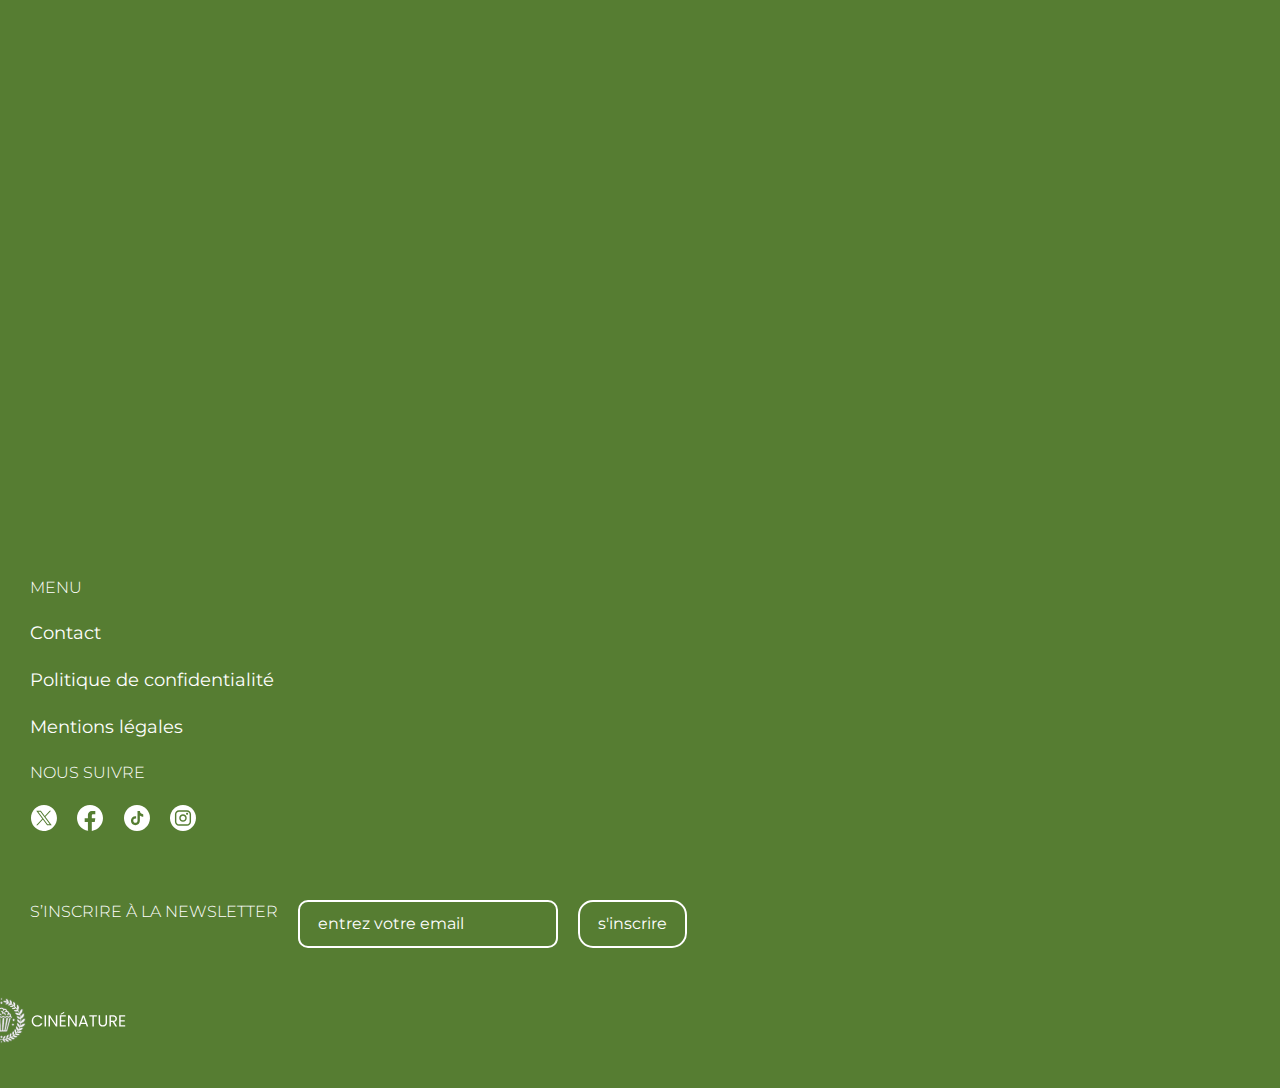
<file: contact.html>
<!DOCTYPE html>
<html lang="fr">
  <head>
    <meta charset="UTF-8" />
    <meta name="viewport" content="width=device-width, initial-scale=1.0" />
    <title>CINENATURE</title>
    <link
      rel="shortcut icon"
      href="assets/svg/logo_blanc.svg"
      type="image/x-icon"
    />
    <link rel="stylesheet" href="src/css/style.css" />
    <script src="src/js/script.js" defer></script>
  </head>

  <body>
    <header class="hero">
      <div class="header">
        <a href="/" class="header__home"
          ><img
            src="assets/svg/logo_blanc.svg"
            alt="logo_blanc"
            class="home__icon"
        /></a>
        <button class="header__menu-btn menu-btn">
          <span class="menu-btn__bar" aria-hidden="true"></span>
        </button>
        <nav class="header__menu" aria-expanded="false">
          <ul class="menu__list">
            <li class="menu__item">
              <a href="programmation.html">Programme</a>
            </li>
            <li class="menu__item">
              <a href="billetterie.html">Billeterie</a>
            </li>
            <li class="menu__item"><a href="infos-pratiques.html">Lieu & Infos Pratiques</a></li>
            <li class="menu__item"><a href="eco-responsabilite.html">Éco-Responsabilité</a></li>
            <li class="menu__item"><a href="contact.html">Contact</a></li>
            <li class="menu__item"><a href="a-propos.html">À Propos</a></li>
          </ul>
        </nav>
      </div>
      <div class="hero__content">
        <h1 class="hero__title">Contact</h1>
      </div>
    </header>
    <main class="main">
      <article class="article">
        <h3 class="article__title">Contactez-nous</h3>
        <p class="article__excerpt">
          Nous sommes à votre disposition pour répondre à toutes vos questions
          concernant le Festival CinéNature. Que vous souhaitiez obtenir des
          informations sur la programmation, les billets, ou encore nos
          initiatives éco-responsables, n’hésitez pas à nous contacter via le
          formulaire ci-dessous.
        </p>
      </article>
      <article class="article">
        <h3 class="article__title">Informations de Contact :</h3>
        <p class="article__excerpt">
          Email : contact@festivalcinenature.com Téléphone : +33 1 23 45 67 89
          Adresse : Presqu’île du Malsaucy, Belfort, France Suivez-nous sur les
          réseaux sociaux :
        </p>
        <ul class="article__list--social">
          <li class="article__item--social">
            <img
              src="assets/svg/twitter_vert.svg"
              alt="logo twitter"
              class="img__social__icon"
            />
          </li>
          <li class="article__item--social">
            <img
              src="assets/svg/facebook_vert.svg"
              alt="logo facebook"
              class="img__social__icon"
            />
          </li>
          <li class="article__item--social">
            <img
              src="assets/svg/tiktok_vert.svg"
              alt="logo tiktok"
              class="img__social__icon"
            />
          </li>
          <li class="article__item--social">
            <img
              src="assets/svg/instagram_vert.svg"
              alt="logo instagram"
              class="img__social__icon"
            />
          </li>
        </ul>
      </article>
      <article class="article">
        <form action="" class="article__form">
          <input
            type="text"
            class="form__input"
            placeholder="Entrez Votre Mail"
          />
          <input
            type="text"
            class="form__input"
            placeholder="Entrez Votre Nom Et Votre Prénom"
          />
          <select name="" id="" class="form__select">
            <option value="" class="form-select__option">Administratif</option>
            <option value="" class="form-select__option">
              Demande de contact
            </option>
            <option value="" class="form-select__option">Autre</option>
          </select>
          <input type="text" class="form__input form__message" placeholder="Message"></input>
          <button class="btn form__btn">Envoyer</button>
        </form>
      </article>
    </main>

    <footer class="footer">
      <nav class="footer__menu">
        <h3 class="menu__title">Menu</h3>
        <a href="contact.html" class="menu__link">Contact</a>
        <a href="#" class="menu__link">Politique de confidentialité</a>
        <a href="mentions-legales.html" class="menu__link">Mentions légales</a>
        <h3 class="menu__title">Nous suivre</h3>
        <ul class="menu__link">
          <li class="menu__item">
            <a href="https://x.com/mmimontbeliard" class="menu__social-link">
              <img
                src="assets/svg/twitter.svg"
                alt="logo twitter"
                class="social-link__img"
              />
            </a>
          </li>
          <li class="menu__item">
            <a
              href="https://www.facebook.com/mmimontbeliard"
              class="menu__social-link"
              ><img
                src="assets/svg/facebook.svg"
                alt="logo facebook"
                class="social-link__img"
            /></a>
          </li>
          <li class="menu__item">
            <a
              href="https://www.tiktok.com/@mmi_montbeliard"
              class="menu__social-link"
              ><img
                src="assets/svg/tiktok.svg"
                alt="logo tiktok"
                class="social-link__img"
            /></a>
          </li>
          <li class="menu__item">
            <a
              href="https://www.instagram.com/mmi_montbeliard/"
              class="menu__social-link"
              ><img
                src="assets/svg/instagram.svg"
                alt="logo instagram"
                class="social-link__img"
            /></a>
          </li>
        </ul>
      </nav>
      <div class="registeration">
        <h3 class="footer__title">S’inscrire à la Newsletter</h3>
        <input
          type="text"
          class="footer__input"
          placeholder="Entrez Votre Email"
        />
        <button class="btn footer__btn">s'inscrire</button>
      </div>
      <div class="footer__logo">
        <img
          src="assets/svg/logo_et_nom_blanc.svg"
          alt="logo de cinénature avec le titre cinénature"
          class="logo__img"
        />
      </div>
    </footer>
  </body>
</html>
</file>
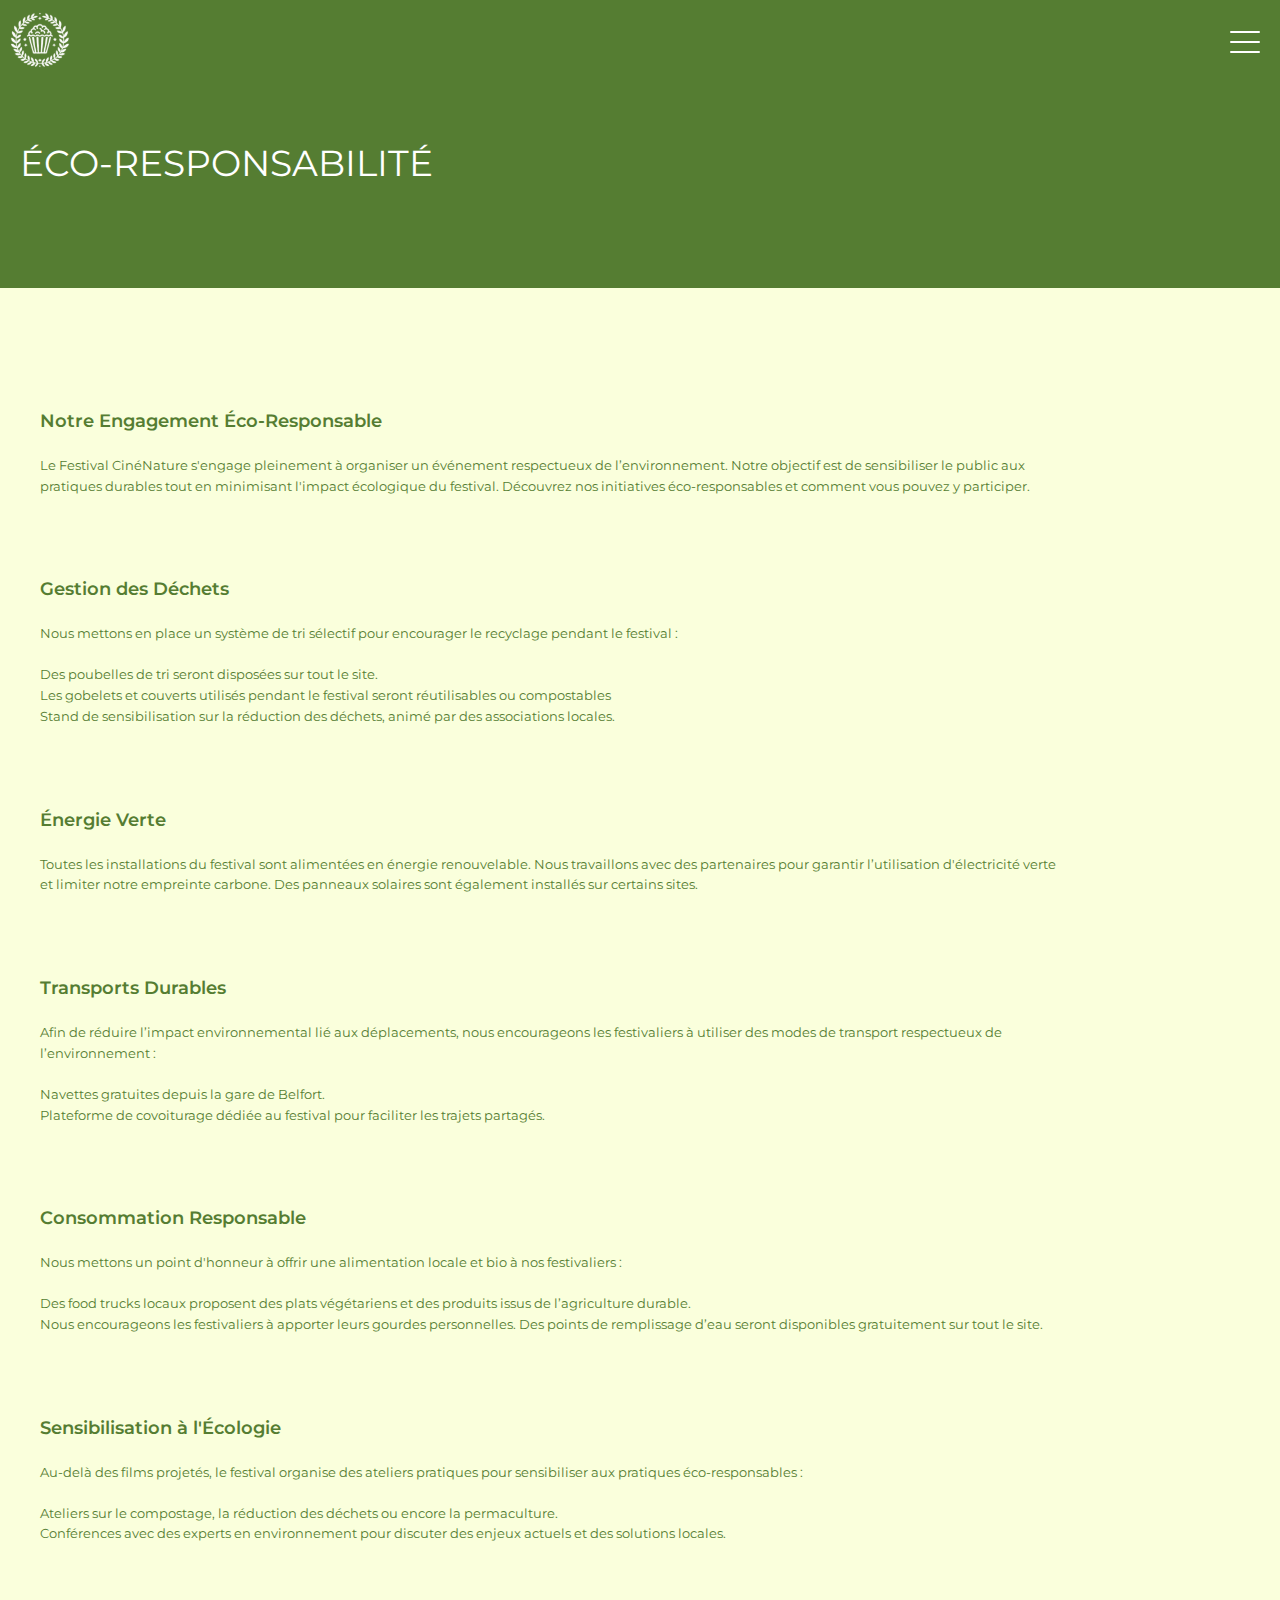
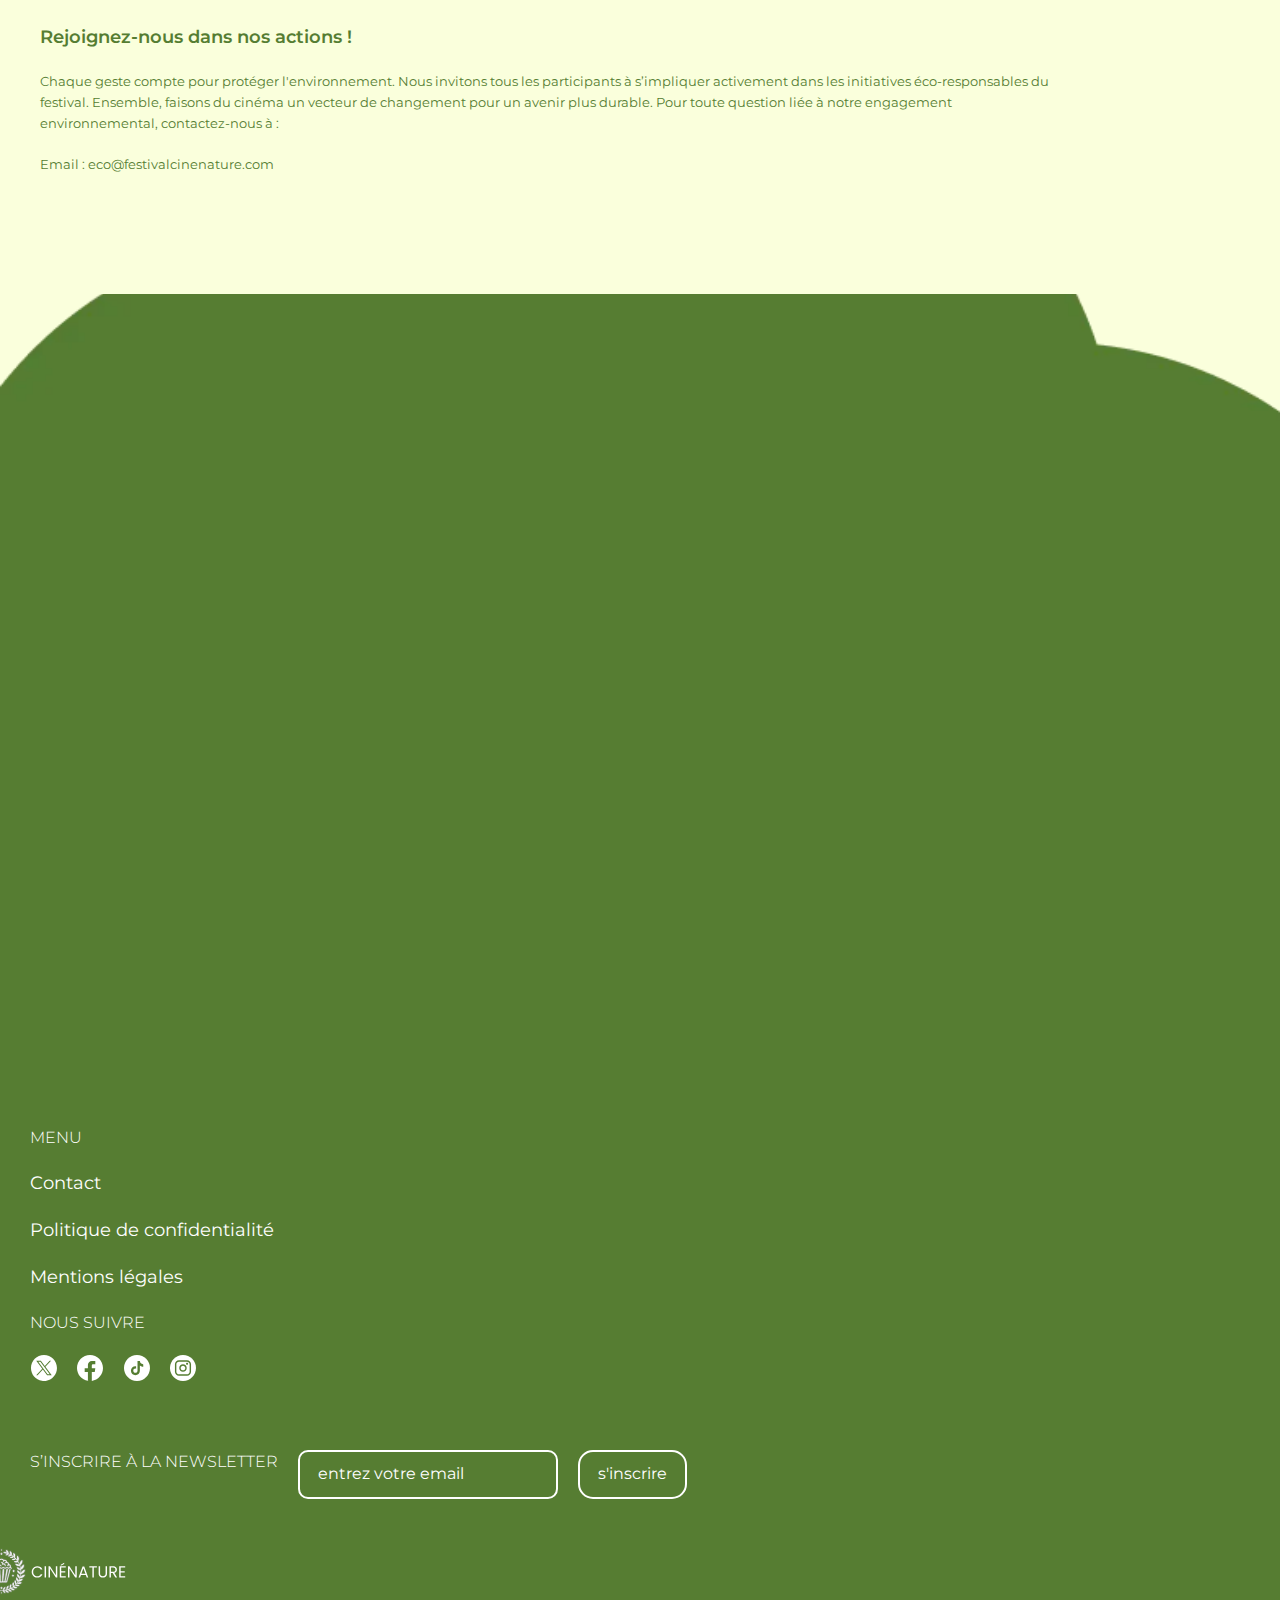
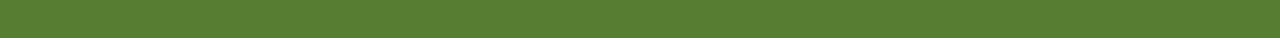
<file: eco-responsabilite.html>
<!DOCTYPE html>
<html lang="fr">
  <head>
    <meta charset="UTF-8" />
    <meta name="viewport" content="width=device-width, initial-scale=1.0" />
    <title>CINENATURE</title>
    <link
      rel="shortcut icon"
      href="assets/svg/logo_blanc.svg"
      type="image/x-icon"
    />
    <link rel="stylesheet" href="src/css/style.css" />
    <script src="src/js/script.js" defer></script>
  </head>

  <body>
    <header class="hero">
      <div class="header">
        <a href="/" class="header__home"
          ><img
            src="assets/svg/logo_blanc.svg"
            alt="logo_blanc"
            class="home__icon"
        /></a>
        <button class="header__menu-btn menu-btn">
          <span class="menu-btn__bar" aria-hidden="true"></span>
        </button>
        <nav class="header__menu" aria-expanded="false">
          <ul class="menu__list">
            <li class="menu__item">
              <a href="programmation.html">Programme</a>
            </li>
            <li class="menu__item">
              <a href="billetterie.html">Billeterie</a>
            </li>
            <li class="menu__item">
              <a href="infos-pratiques.html">Lieu & Infos Pratiques</a>
            </li>
            <li class="menu__item">
              <a href="eco-responsabilite.html">Éco-Responsabilité</a>
            </li>
            <li class="menu__item"><a href="contact.html">Contact</a></li>
            <li class="menu__item"><a href="a-propos.html">À Propos</a></li>
          </ul>
        </nav>
      </div>
      <div class="hero__content">
        <h1 class="hero__title">Éco-Responsabilité</h1>
      </div>
    </header>
    <main class="main">
      <article class="article">
        <h3 class="article__title">Notre Engagement Éco-Responsable</h3>
        <p class="article__excerpt">
          Le Festival CinéNature s'engage pleinement à organiser un événement
          respectueux de l’environnement. Notre objectif est de sensibiliser le
          public aux pratiques durables tout en minimisant l'impact écologique
          du festival. Découvrez nos initiatives éco-responsables et comment
          vous pouvez y participer.
        </p>
      </article>
      <article class="article">
        <h3 class="article__title">Gestion des Déchets</h3>
        <p class="article__excerpt">
          Nous mettons en place un système de tri sélectif pour encourager le
          recyclage pendant le festival :
        </p>
        <ul class="article__list">
          <li class="article__item--spaced">
            Des poubelles de tri seront disposées sur tout le site.
          </li>
          <li class="article__item--spaced">
            Les gobelets et couverts utilisés pendant le festival seront
            réutilisables ou compostables
          </li>
          <li class="article__item--spaced">
            Stand de sensibilisation sur la réduction des déchets, animé par des
            associations locales.
          </li>
        </ul>
      </article>
      <article class="article">
        <h3 class="article__title">Énergie Verte</h3>
        <p class="article__excerpt">
          Toutes les installations du festival sont alimentées en énergie
          renouvelable. Nous travaillons avec des partenaires pour garantir
          l’utilisation d'électricité verte et limiter notre empreinte carbone.
          Des panneaux solaires sont également installés sur certains sites.
        </p>
      </article>
      <article class="article">
        <h3 class="article__title">Transports Durables</h3>
        <p class="article__excerpt">
          Afin de réduire l’impact environnemental lié aux déplacements, nous
          encourageons les festivaliers à utiliser des modes de transport
          respectueux de l’environnement :
        </p>
        <ul class="article__list">
          <li class="article__item--spaced">
            Navettes gratuites depuis la gare de Belfort.
          </li>
          <li class="article__item--spaced">
            Plateforme de covoiturage dédiée au festival pour faciliter les
            trajets partagés.
          </li>
        </ul>
      </article>
      <article class="article">
        <h3 class="article__title">Consommation Responsable</h3>
        <p class="article__excerpt">
          Nous mettons un point d'honneur à offrir une alimentation locale et
          bio à nos festivaliers :
        </p>
        <ul class="article__list">
          <li class="article__item--spaced">
            Des food trucks locaux proposent des plats végétariens et des
            produits issus de l’agriculture durable.
          </li>
          <li class="article__item--spaced">
            Nous encourageons les festivaliers à apporter leurs gourdes
            personnelles. Des points de remplissage d’eau seront disponibles
            gratuitement sur tout le site.
          </li>
        </ul>
      </article>
      <article class="article">
        <h3 class="article__title">Sensibilisation à l'Écologie</h3>
        <p class="article__excerpt">
          Au-delà des films projetés, le festival organise des ateliers
          pratiques pour sensibiliser aux pratiques éco-responsables :
        </p>
        <ul class="article__list">
          <li class="article__item--spaced">
            Ateliers sur le compostage, la réduction des déchets ou encore la
            permaculture.
          </li>
          <li class="article__item--spaced">
            Conférences avec des experts en environnement pour discuter des
            enjeux actuels et des solutions locales.
          </li>
        </ul>
      </article>
      <article class="article">
        <h3 class="article__title">Rejoignez-nous dans nos actions !</h3>
        <p class="article__excerpt">
          Chaque geste compte pour protéger l'environnement. Nous invitons tous
          les participants à s’impliquer activement dans les initiatives
          éco-responsables du festival. Ensemble, faisons du cinéma un vecteur
          de changement pour un avenir plus durable. Pour toute question liée à
          notre engagement environnemental, contactez-nous à :
        </p>
        <ul class="article__list">
          <li class="article__item--spaced">
            Email : eco@festivalcinenature.com
          </li>
        </ul>
      </article>
    </main>

    <footer class="footer">
      <nav class="footer__menu">
        <h3 class="menu__title">Menu</h3>
        <a href="contact.html" class="menu__link">Contact</a>
        <a href="#" class="menu__link">Politique de confidentialité</a>
        <a href="mentions-legales.html" class="menu__link">Mentions légales</a>
        <h3 class="menu__title">Nous suivre</h3>
        <ul class="menu__link">
          <li class="menu__item">
            <a href="https://x.com/mmimontbeliard" class="menu__social-link">
              <img
                src="assets/svg/twitter.svg"
                alt="logo twitter"
                class="social-link__img"
              />
            </a>
          </li>
          <li class="menu__item">
            <a
              href="https://www.facebook.com/mmimontbeliard"
              class="menu__social-link"
              ><img
                src="assets/svg/facebook.svg"
                alt="logo facebook"
                class="social-link__img"
            /></a>
          </li>
          <li class="menu__item">
            <a
              href="https://www.tiktok.com/@mmi_montbeliard"
              class="menu__social-link"
              ><img
                src="assets/svg/tiktok.svg"
                alt="logo tiktok"
                class="social-link__img"
            /></a>
          </li>
          <li class="menu__item">
            <a
              href="https://www.instagram.com/mmi_montbeliard/"
              class="menu__social-link"
              ><img
                src="assets/svg/instagram.svg"
                alt="logo instagram"
                class="social-link__img"
            /></a>
          </li>
        </ul>
      </nav>
      <div class="registeration">
        <h3 class="footer__title">S’inscrire à la Newsletter</h3>
        <input
          type="text"
          class="footer__input"
          placeholder="Entrez Votre Email"
        />
        <button class="btn footer__btn">s'inscrire</button>
      </div>
      <div class="footer__logo">
        <img
          src="assets/svg/logo_et_nom_blanc.svg"
          alt="logo de cinénature avec le titre cinénature"
          class="logo__img"
        />
      </div>
    </footer>
  </body>
</html>
</file>
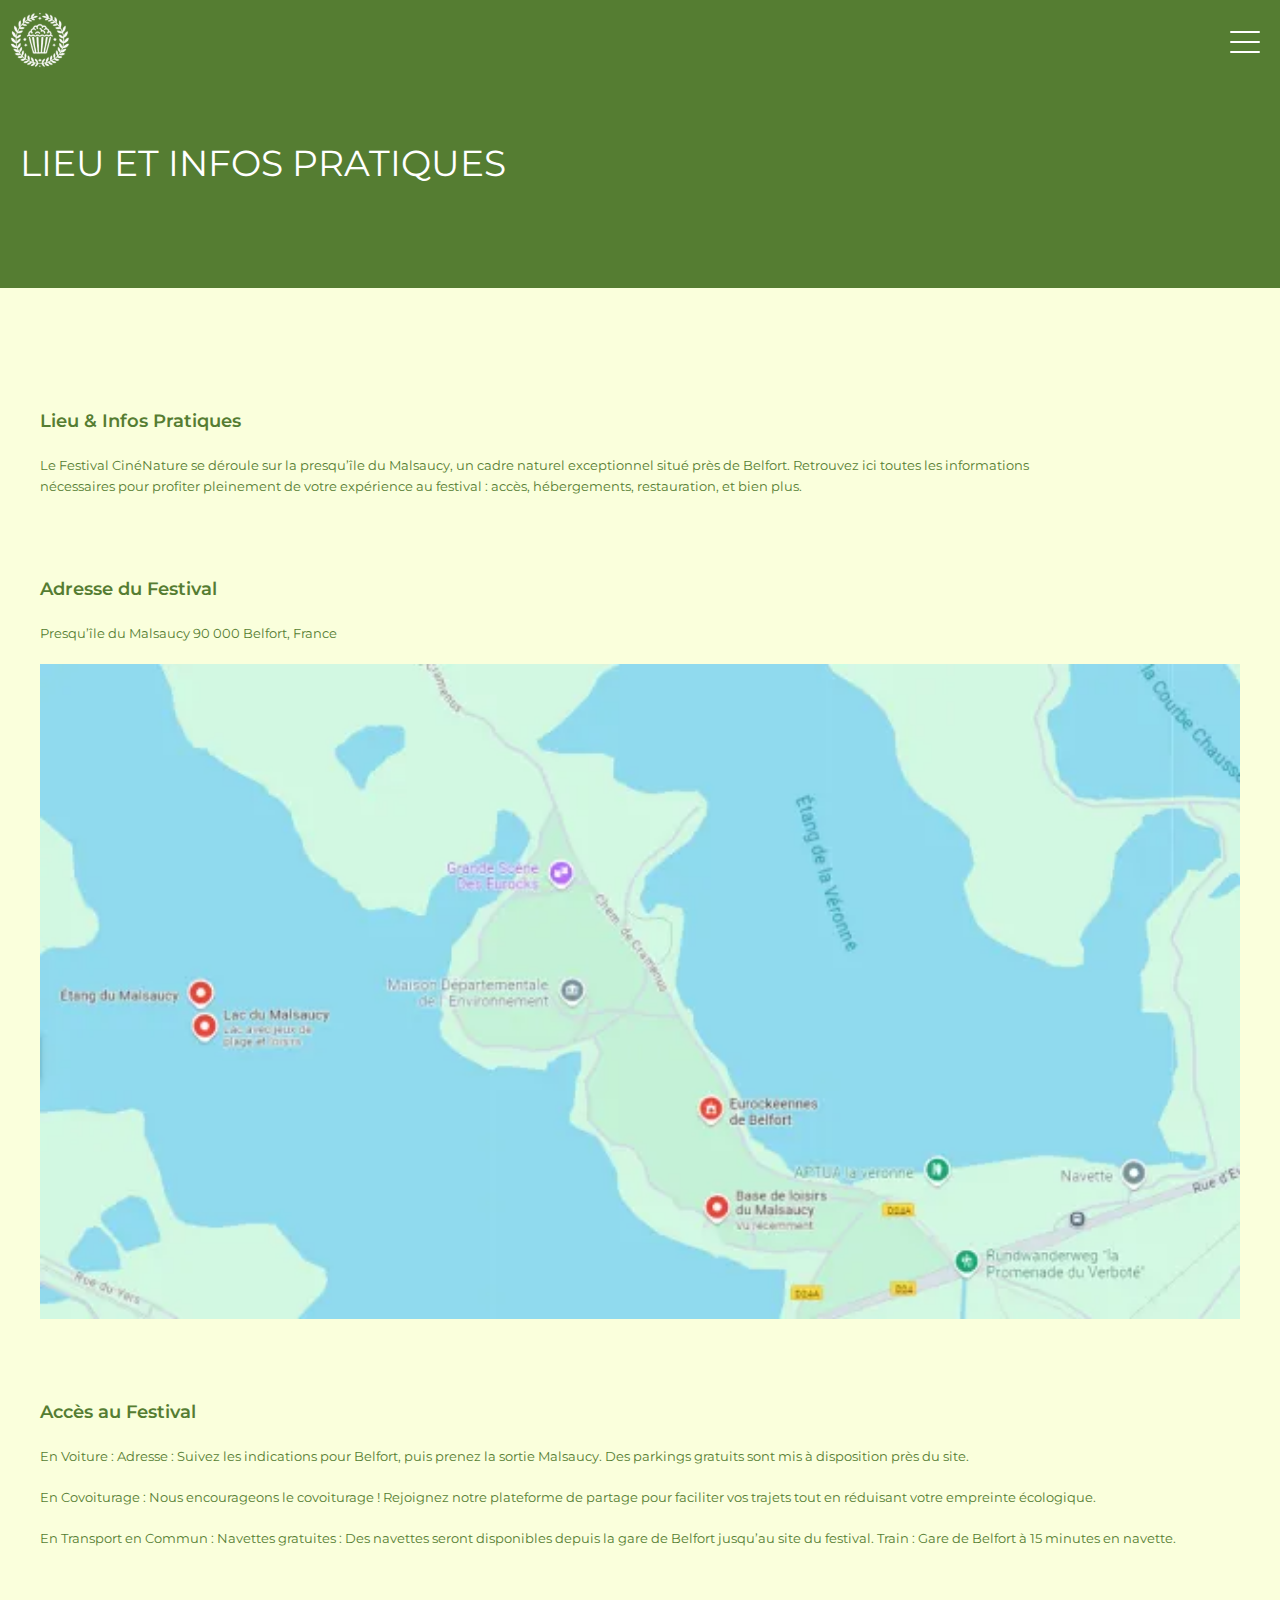
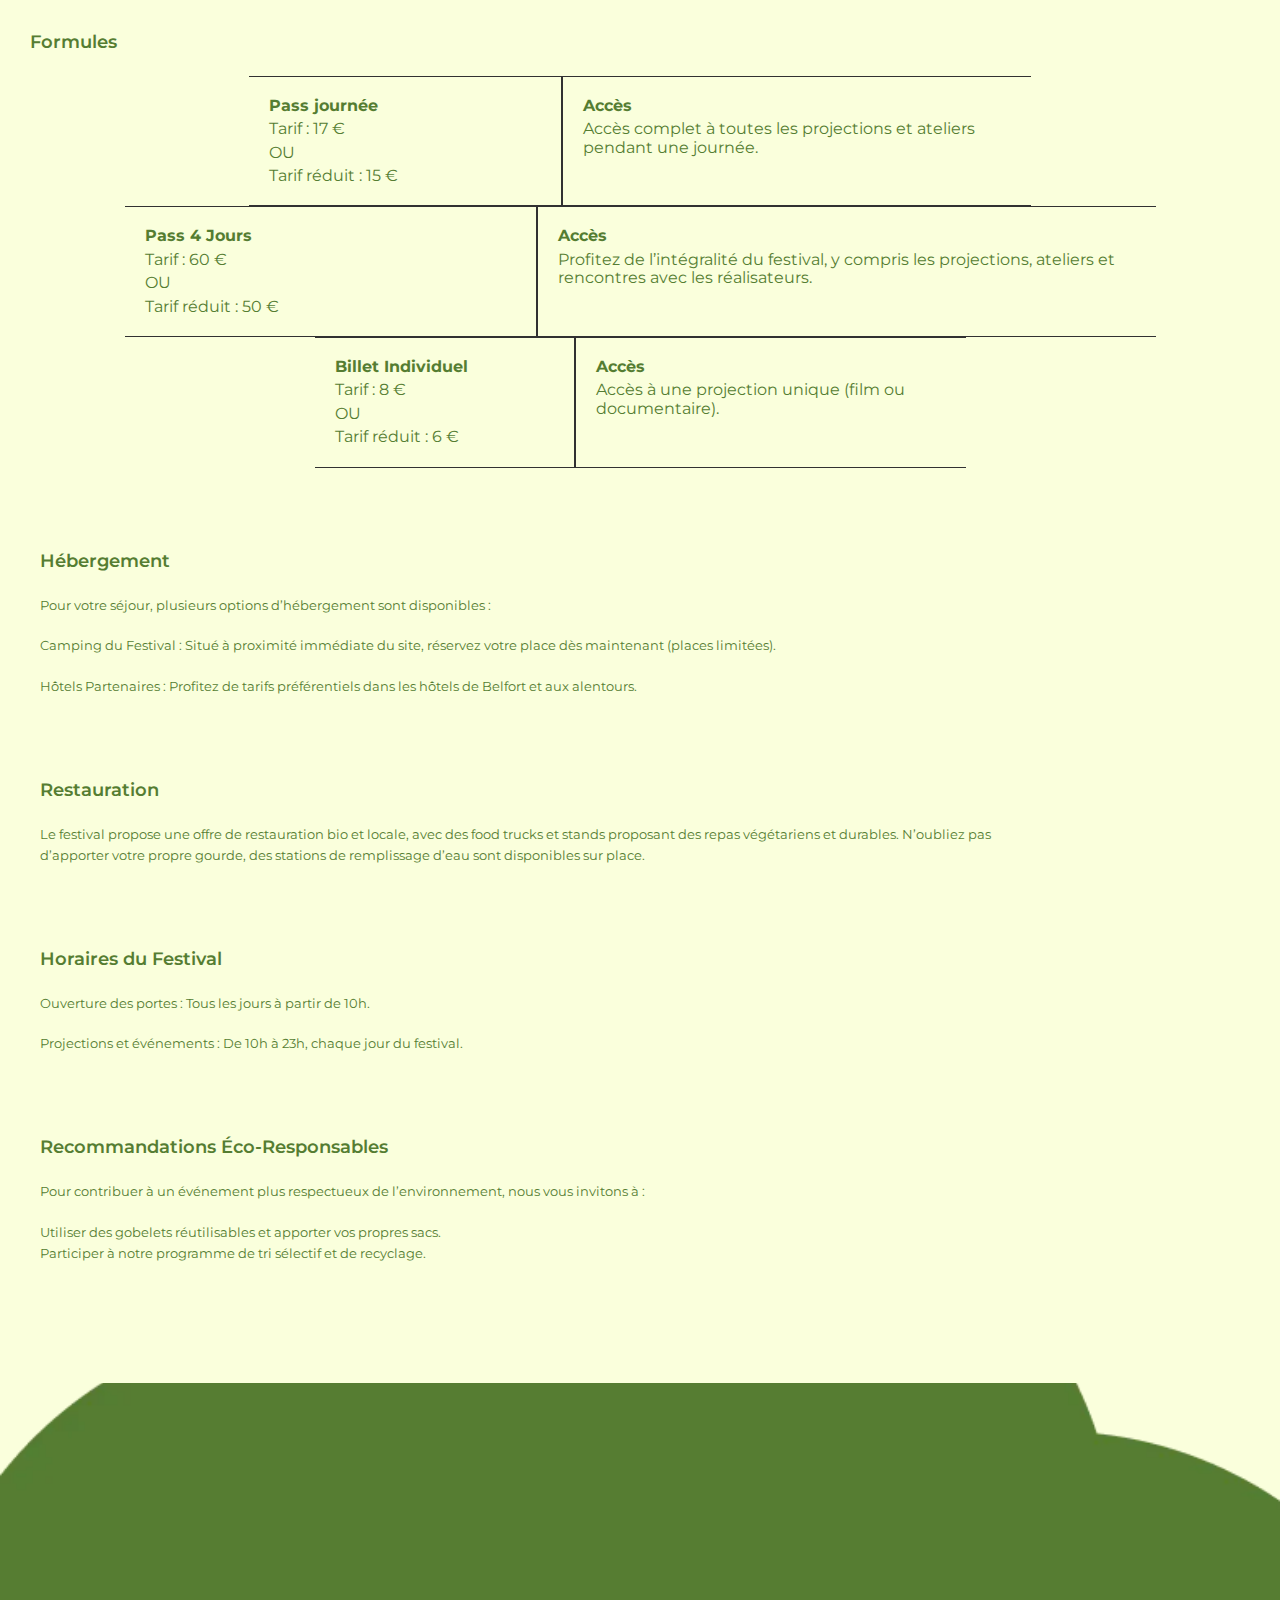
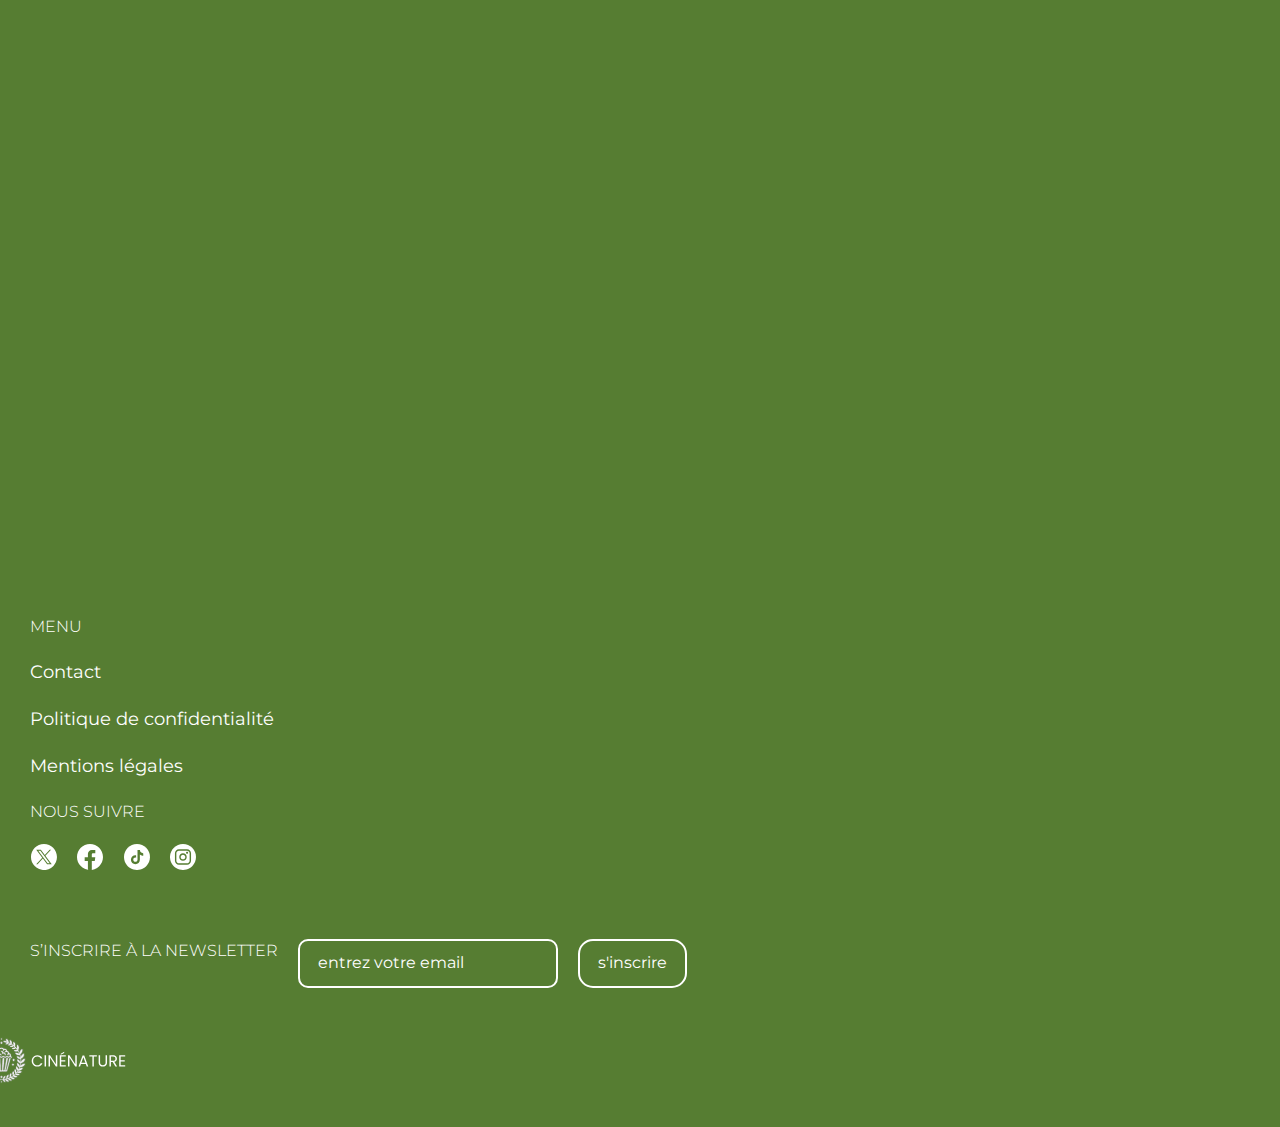
<file: infos-pratiques.html>
<!DOCTYPE html>
<html lang="fr">
  <head>
    <meta charset="UTF-8" />
    <meta name="viewport" content="width=device-width, initial-scale=1.0" />
    <title>CINENATURE</title>
    <link
      rel="shortcut icon"
      href="assets/svg/logo_blanc.svg"
      type="image/x-icon"
    />
    <link rel="stylesheet" href="src/css/style.css" />
    <script src="src/js/script.js" defer></script>
  </head>

  <body>
    <header class="hero">
      <div class="header">
        <a href="/" class="header__home"
          ><img
            src="assets/svg/logo_blanc.svg"
            alt="logo_blanc"
            class="home__icon"
        /></a>
        <button class="header__menu-btn menu-btn">
          <span class="menu-btn__bar" aria-hidden="true"></span>
        </button>
        <nav class="header__menu" aria-expanded="false">
          <ul class="menu__list">
            <li class="menu__item">
              <a href="programmation.html">Programme</a>
            </li>
            <li class="menu__item">
              <a href="billetterie.html">Billeterie</a>
            </li>
            <li class="menu__item">
              <a href="infos-pratiques.html">Lieu & Infos Pratiques</a>
            </li>
            <li class="menu__item">
              <a href="eco-responsabilite.html">Éco-Responsabilité</a>
            </li>
            <li class="menu__item"><a href="contact.html">Contact</a></li>
            <li class="menu__item"><a href="a-propos.html">À Propos</a></li>
          </ul>
        </nav>
      </div>
      <div class="hero__content">
        <h1 class="hero__title">Lieu et infos pratiques</h1>
      </div>
    </header>
    <main class="main">
      <article class="article">
        <h3 class="article__title">Lieu & Infos Pratiques</h3>
        <p class="article__excerpt">
          Le Festival CinéNature se déroule sur la presqu’île du Malsaucy, un
          cadre naturel exceptionnel situé près de Belfort. Retrouvez ici toutes
          les informations nécessaires pour profiter pleinement de votre
          expérience au festival : accès, hébergements, restauration, et bien
          plus.
        </p>
      </article>
      <article class="article">
        <h3 class="article__title">Adresse du Festival</h3>
        <p class="article__excerpt">
          Presqu’île du Malsaucy 90 000 Belfort, France
        </p>
        <img
          src="assets/webp/carte.webp"
          alt="carte de la presqu’île du malsaucy"
          class="article__image"
        />
      </article>
      <article class="article">
        <h3 class="article__title">Accès au Festival</h3>
        <ul class="article__list article__list--spaced">
          <li class="article__item">
            En Voiture : Adresse : Suivez les indications pour Belfort, puis
            prenez la sortie Malsaucy. Des parkings gratuits sont mis à
            disposition près du site.
          </li>
          <li class="article__item">
            En Covoiturage : Nous encourageons le covoiturage ! Rejoignez notre
            plateforme de partage pour faciliter vos trajets tout en réduisant
            votre empreinte écologique.
          </li>
          <li class="article__item">
            En Transport en Commun : Navettes gratuites : Des navettes seront
            disponibles depuis la gare de Belfort jusqu’au site du festival.
            Train : Gare de Belfort à 15 minutes en navette.
          </li>
        </ul>
      </article>
      <article class="article article--formules">
        <h3 class="article__title">Formules</h3>
        <ul class="article--formules__list">
          <li class="article--formules__item">
            <div class="item__texts item__texts-1">
              <h4 class="item__title">Pass journée</h4>
              <p class="item__excerpt">Tarif : 17 €</p>
              <p class="item__excerpt">OU</p>
              <p class="item__excerpt">Tarif réduit : 15 €</p>
            </div>
            <div class="item__texts item__texts-2">
              <h4 class="item__title">Accès</h4>
              <p class="item__excerpt">
                Accès complet à toutes les projections et ateliers pendant une
                journée.
              </p>
            </div>
          </li>
          <li class="article--formules__item">
            <div class="item__texts item__texts-1">
              <h4 class="item__title">Pass 4 Jours</h4>
              <p class="item__excerpt">Tarif : 60 €</p>
              <p class="item__excerpt">OU</p>
              <p class="item__excerpt">Tarif réduit : 50 €</p>
            </div>
            <div class="item__texts item__texts-2">
              <h4 class="item__title">Accès</h4>
              <p class="item__excerpt">
                Profitez de l’intégralité du festival, y compris les
                projections, ateliers et rencontres avec les réalisateurs.
              </p>
            </div>
          </li>
          <li class="article--formules__item">
            <div class="item__texts item__texts-1">
              <h4 class="item__title">Billet Individuel</h4>
              <p class="item__excerpt">Tarif : 8 €</p>
              <p class="item__excerpt">OU</p>
              <p class="item__excerpt">Tarif réduit : 6 €</p>
            </div>
            <div class="item__texts item__texts-2">
              <h4 class="item__title">Accès</h4>
              <p class="item__excerpt">
                Accès à une projection unique (film ou documentaire).
              </p>
            </div>
          </li>
        </ul>
      </article>
      <article class="article">
        <h3 class="article__title">Hébergement</h3>
        <p class="article__excerpt">
          Pour votre séjour, plusieurs options d’hébergement sont disponibles :
        </p>
        <ul class="article__list article__list--spaced">
          <li class="article__item">
            Camping du Festival : Situé à proximité immédiate du site, réservez
            votre place dès maintenant (places limitées).
          </li>
          <li class="article__item">
            Hôtels Partenaires : Profitez de tarifs préférentiels dans les
            hôtels de Belfort et aux alentours.
          </li>
        </ul>
      </article>
      <article class="article">
        <h3 class="article__title">Restauration</h3>
        <p class="article__excerpt">
          Le festival propose une offre de restauration bio et locale, avec des
          food trucks et stands proposant des repas végétariens et durables.
          N’oubliez pas d’apporter votre propre gourde, des stations de
          remplissage d’eau sont disponibles sur place.
        </p>
      </article>
      <article class="article">
        <h3 class="article__title">Horaires du Festival</h3>
        <ul class="article__list article__list--spaced">
          <li class="article__item">
            Ouverture des portes : Tous les jours à partir de 10h.
          </li>
          <li class="article__item">
            Projections et événements : De 10h à 23h, chaque jour du festival.
          </li>
        </ul>
      </article>
      <article class="article">
        <h3 class="article__title">Recommandations Éco-Responsables</h3>
        <p class="article__excerpt">
          Pour contribuer à un événement plus respectueux de l’environnement,
          nous vous invitons à :
        </p>
        <ul class="article__list">
          <li class="article__item">
            Utiliser des gobelets réutilisables et apporter vos propres sacs.
          </li>
          <li class="article__item">
            Participer à notre programme de tri sélectif et de recyclage.
          </li>
        </ul>
      </article>
    </main>

    <footer class="footer">
      <nav class="footer__menu">
        <h3 class="menu__title">Menu</h3>
        <a href="contact.html" class="menu__link">Contact</a>
        <a href="#" class="menu__link">Politique de confidentialité</a>
        <a href="mentions-legales.html" class="menu__link">Mentions légales</a>
        <h3 class="menu__title">Nous suivre</h3>
        <ul class="menu__link">
          <li class="menu__item">
            <a href="https://x.com/mmimontbeliard" class="menu__social-link">
              <img
                src="assets/svg/twitter.svg"
                alt="logo twitter"
                class="social-link__img"
              />
            </a>
          </li>
          <li class="menu__item">
            <a
              href="https://www.facebook.com/mmimontbeliard"
              class="menu__social-link"
              ><img
                src="assets/svg/facebook.svg"
                alt="logo facebook"
                class="social-link__img"
            /></a>
          </li>
          <li class="menu__item">
            <a
              href="https://www.tiktok.com/@mmi_montbeliard"
              class="menu__social-link"
              ><img
                src="assets/svg/tiktok.svg"
                alt="logo tiktok"
                class="social-link__img"
            /></a>
          </li>
          <li class="menu__item">
            <a
              href="https://www.instagram.com/mmi_montbeliard/"
              class="menu__social-link"
              ><img
                src="assets/svg/instagram.svg"
                alt="logo instagram"
                class="social-link__img"
            /></a>
          </li>
        </ul>
      </nav>
      <div class="registeration">
        <h3 class="footer__title">S’inscrire à la Newsletter</h3>
        <input
          type="text"
          class="footer__input"
          placeholder="Entrez Votre Email"
        />
        <button class="btn footer__btn">s'inscrire</button>
      </div>
      <div class="footer__logo">
        <img
          src="assets/svg/logo_et_nom_blanc.svg"
          alt="logo de cinénature avec le titre cinénature"
          class="logo__img"
        />
      </div>
    </footer>
  </body>
</html>
</file>
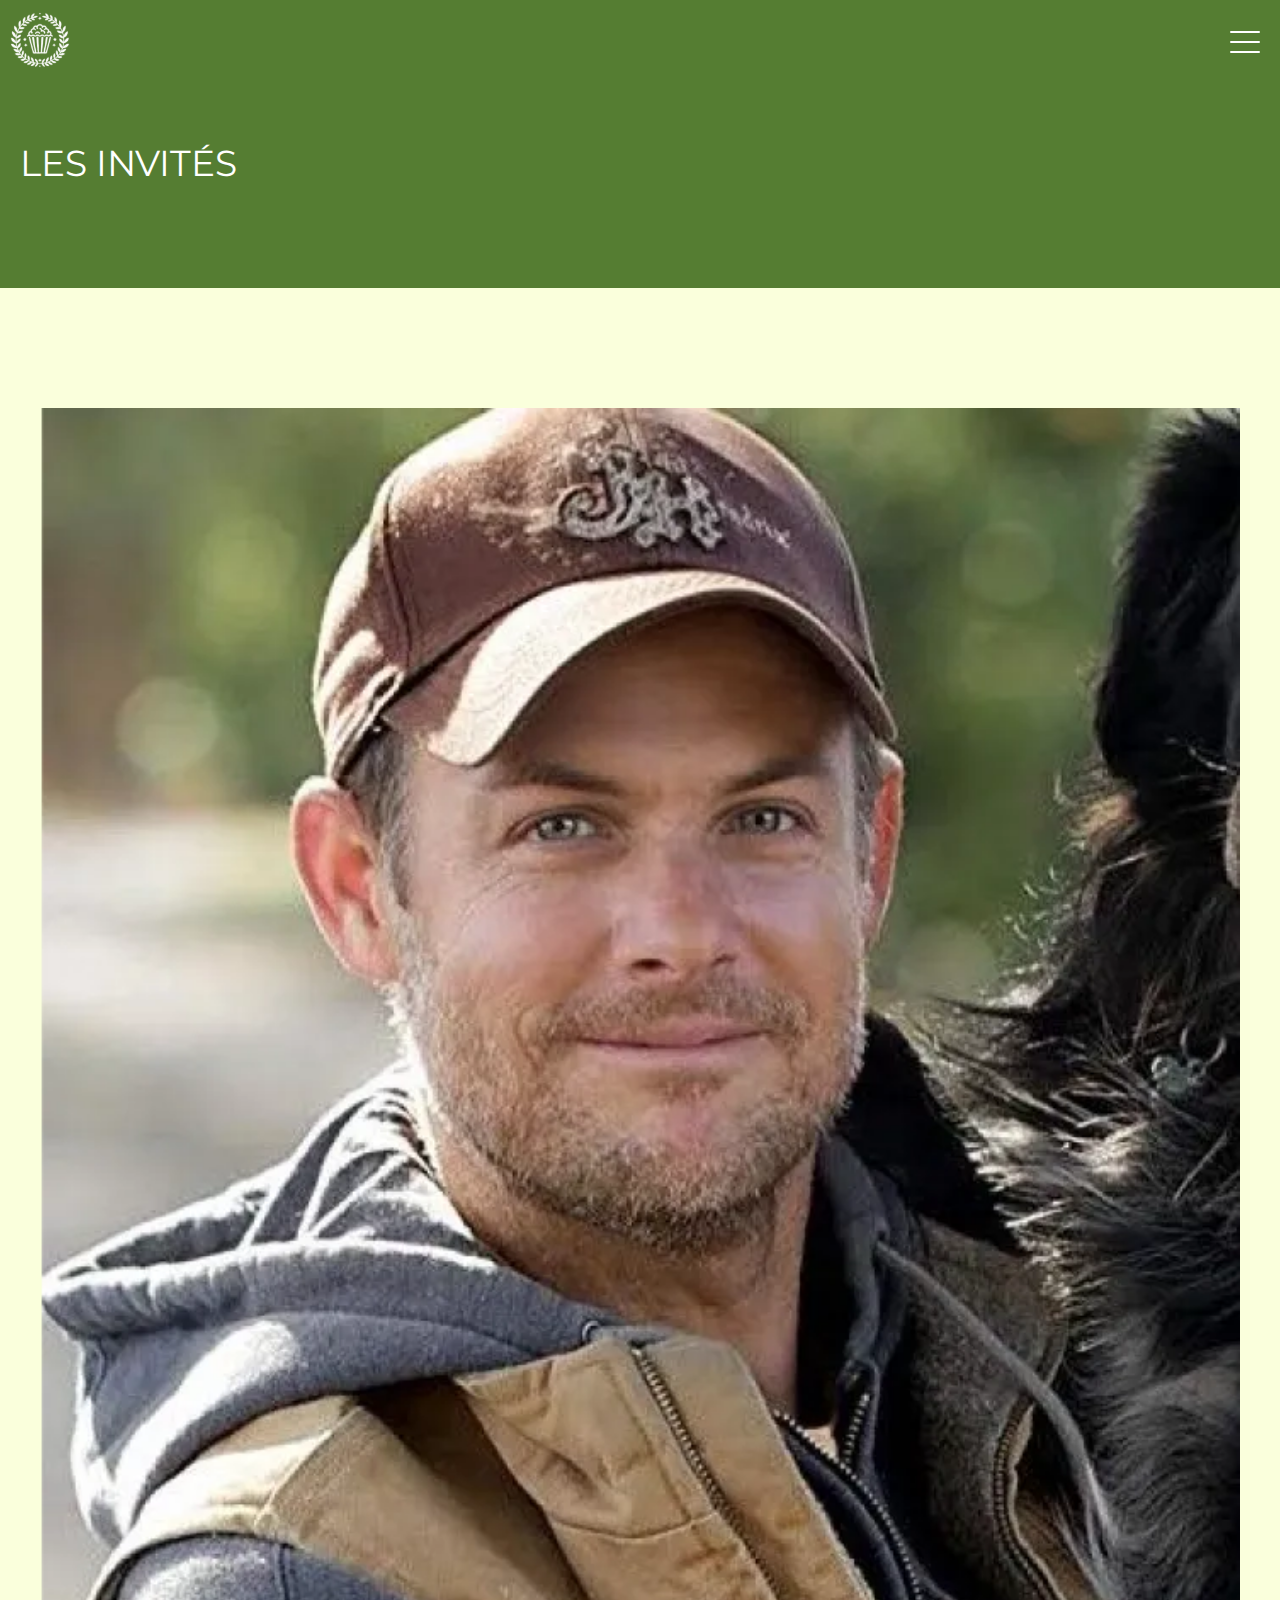
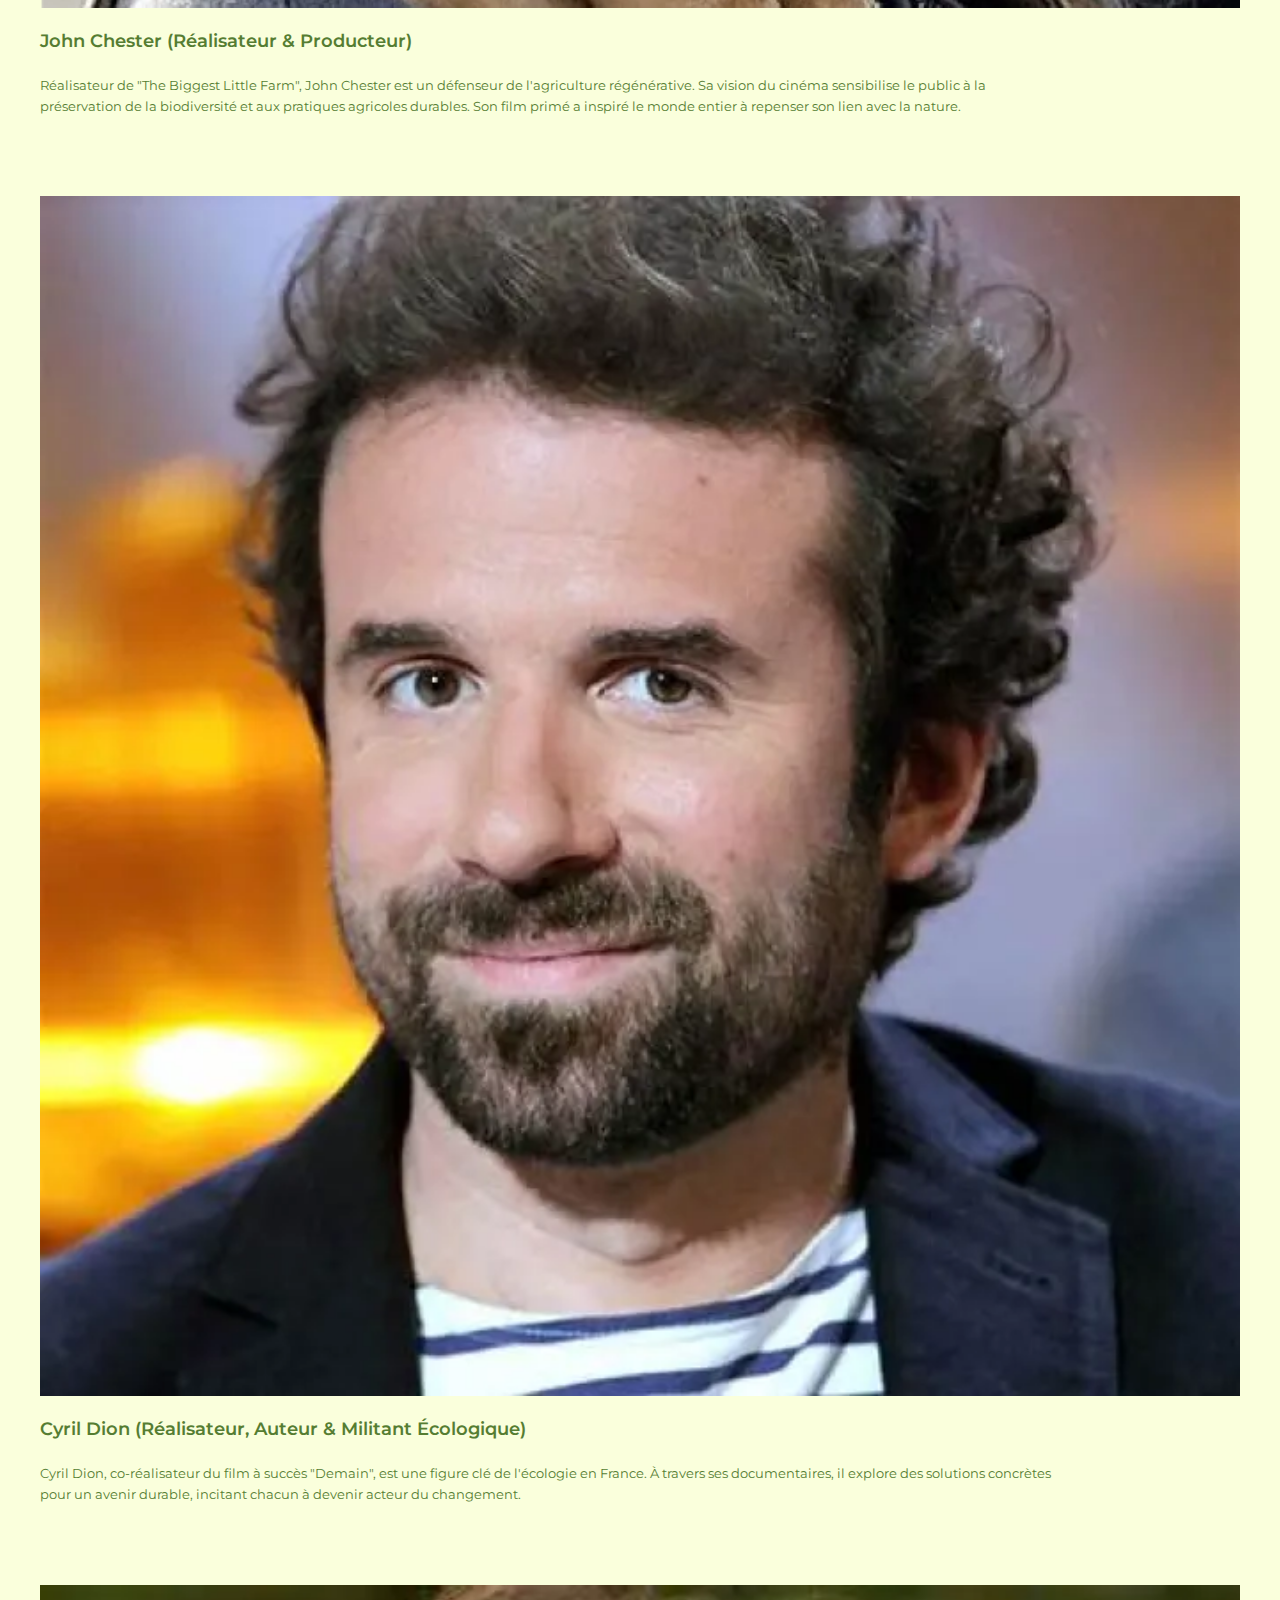
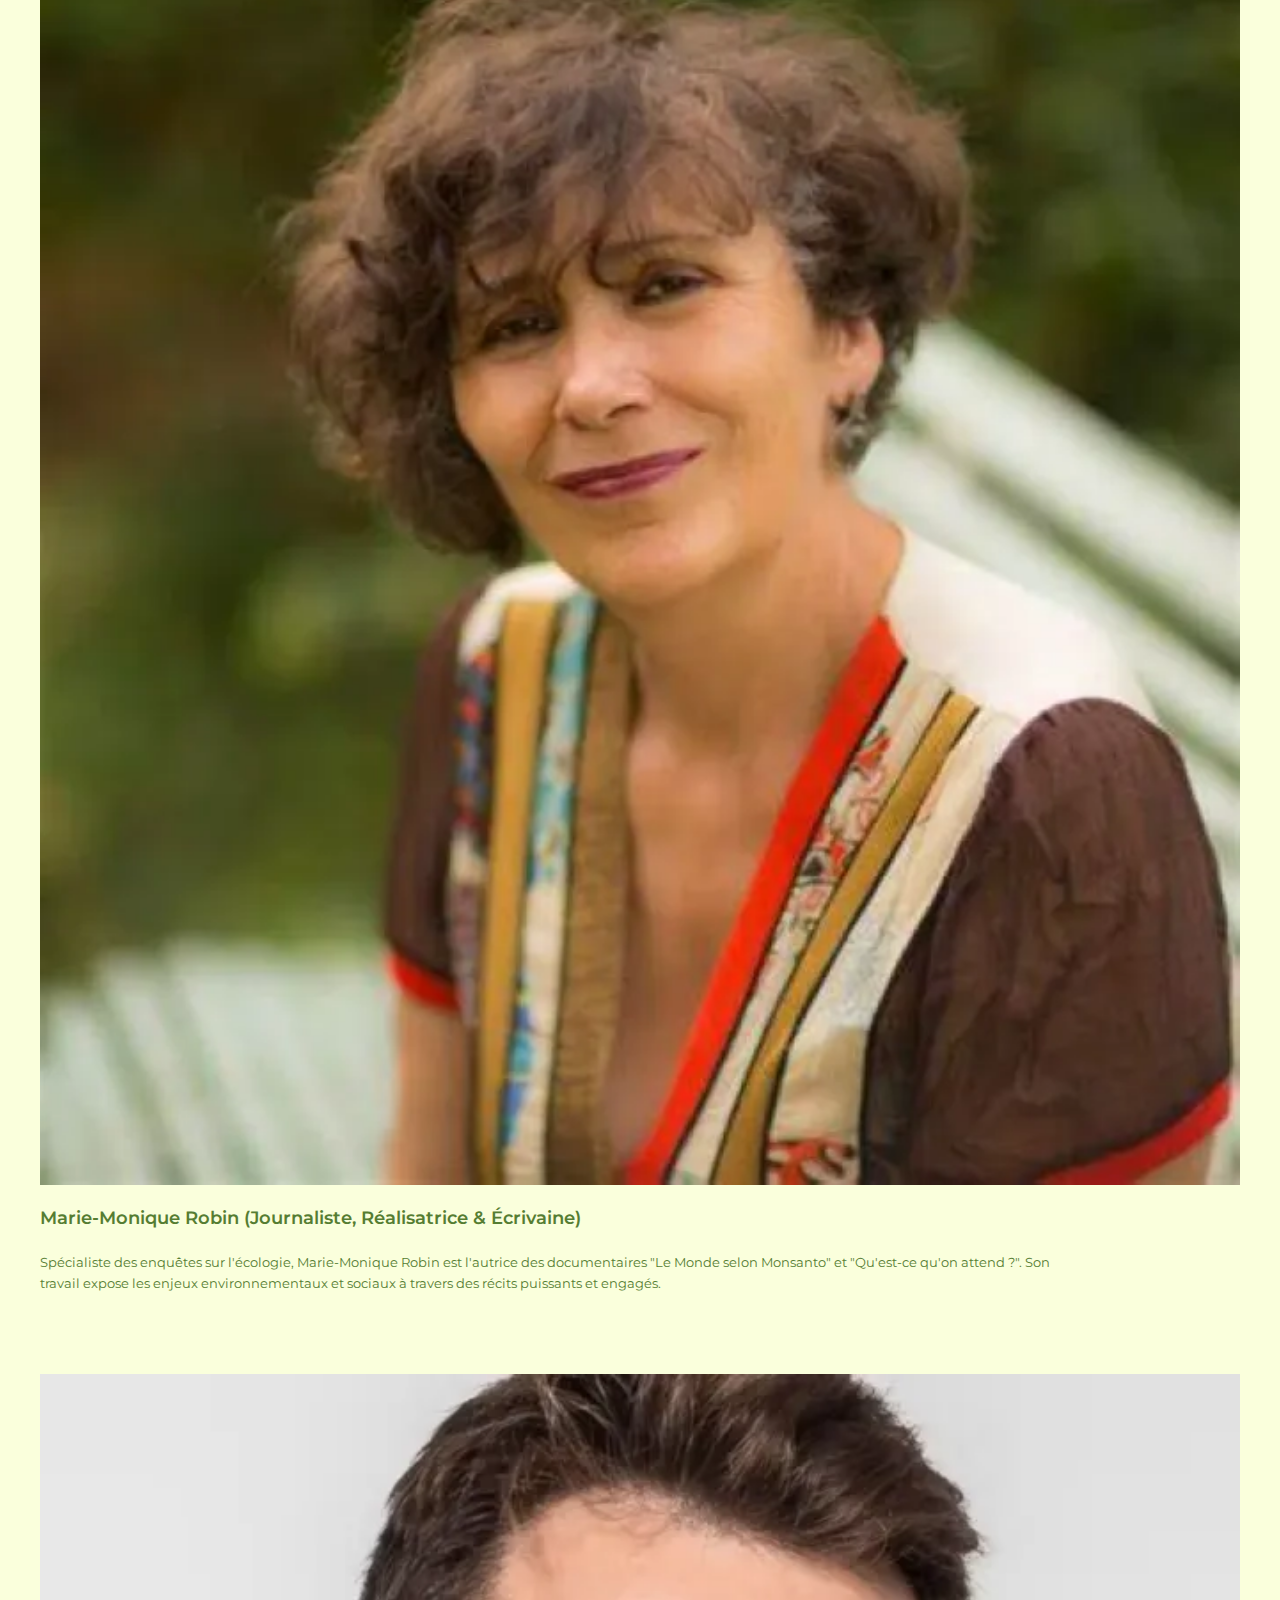
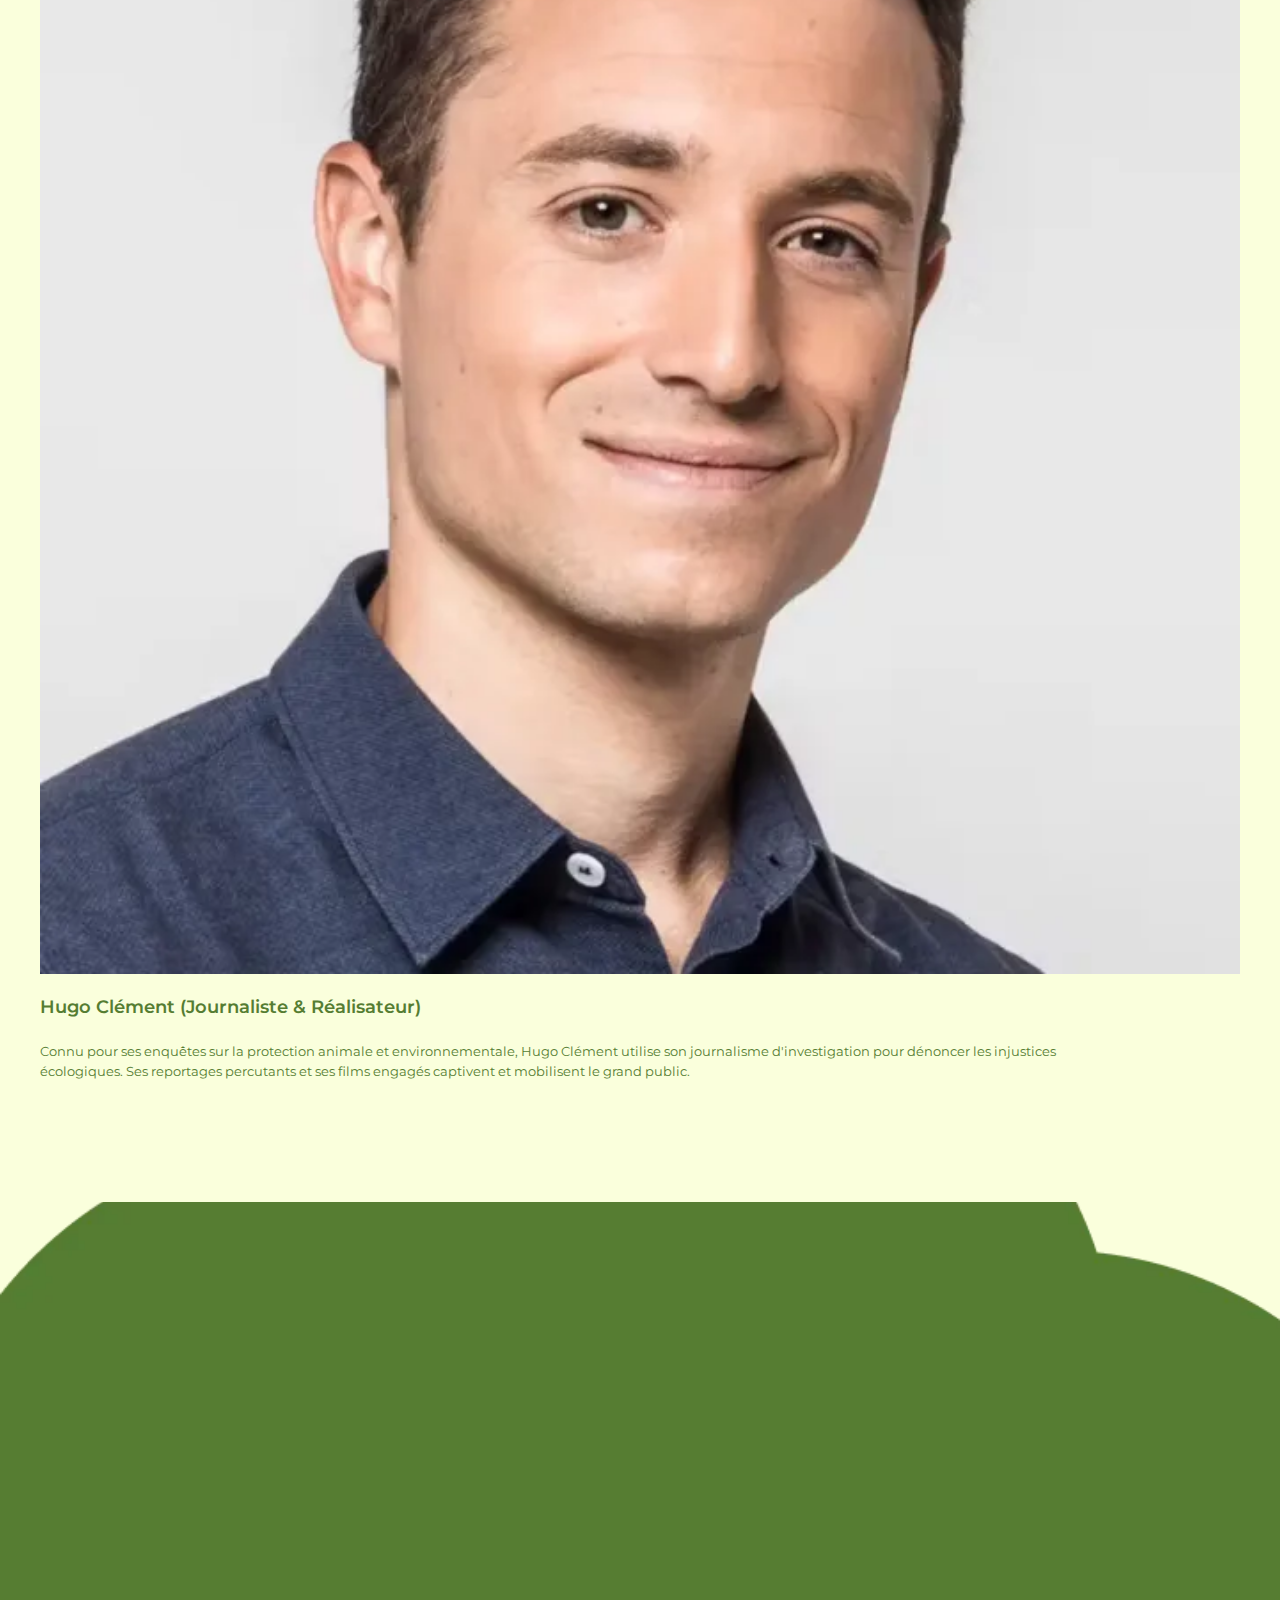
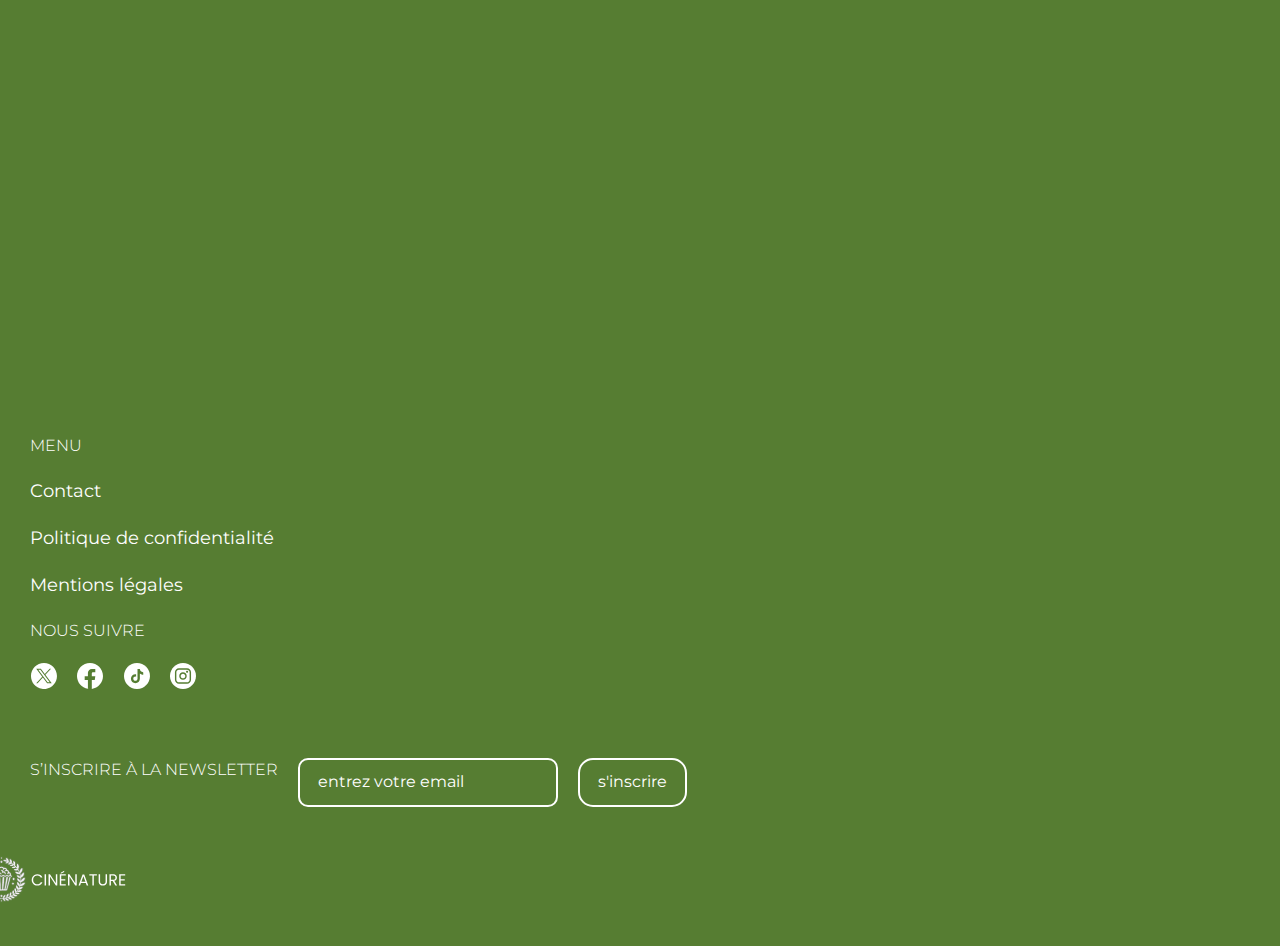
<file: les-invites.html>
<!DOCTYPE html>
<html lang="fr">
  <head>
    <meta charset="UTF-8" />
    <meta name="viewport" content="width=device-width, initial-scale=1.0" />
    <title>CINENATURE</title>
    <link
      rel="shortcut icon"
      href="assets/svg/logo_blanc.svg"
      type="image/x-icon"
    />
    <link rel="stylesheet" href="src/css/style.css" />
    <script src="src/js/script.js" defer></script>
  </head>

  <body>
    <header class="hero">
      <div class="header">
        <a href="/" class="header__home"
          ><img
            src="assets/svg/logo_blanc.svg"
            alt="logo_blanc"
            class="home__icon"
        /></a>
        <button class="header__menu-btn menu-btn">
          <span class="menu-btn__bar" aria-hidden="true"></span>
        </button>
        <nav class="header__menu" aria-expanded="false">
          <ul class="menu__list">
            <li class="menu__item">
              <a href="programmation.html">Programme</a>
            </li>
            <li class="menu__item">
              <a href="billetterie.html">Billeterie</a>
            </li>
            <li class="menu__item">
              <a href="infos-pratiques.html">Lieu & Infos Pratiques</a>
            </li>
            <li class="menu__item">
              <a href="eco-responsabilite.html">Éco-Responsabilité</a>
            </li>
            <li class="menu__item"><a href="contact.html">Contact</a></li>
            <li class="menu__item"><a href="a-propos.html">À Propos</a></li>
          </ul>
        </nav>
      </div>
      <div class="hero__content">
        <h1 class="hero__title">Les invités</h1>
      </div>
    </header>
    <main class="main">
      <article class="article">
        <img
          src="assets/webp/john_chester.webp"
          alt="Photographie de John Chester"
          class="article__image"
        />
        <h3 class="article__title">John Chester (Réalisateur & Producteur)</h3>
        <p class="article__excerpt">
          Réalisateur de "The Biggest Little Farm", John Chester est un
          défenseur de l'agriculture régénérative. Sa vision du cinéma
          sensibilise le public à la préservation de la biodiversité et aux
          pratiques agricoles durables. Son film primé a inspiré le monde entier
          à repenser son lien avec la nature.
        </p>
      </article>
      <article class="article">
        <img
          src="assets/webp/cyril_dion.webp"
          alt="Photographie de Cyril Dion"
          class="article__image"
        />
        <h3 class="article__title">
          Cyril Dion (Réalisateur, Auteur & Militant Écologique)
        </h3>
        <p class="article__excerpt">
          Cyril Dion, co-réalisateur du film à succès "Demain", est une figure
          clé de l'écologie en France. À travers ses documentaires, il explore
          des solutions concrètes pour un avenir durable, incitant chacun à
          devenir acteur du changement.
        </p>
      </article>
      <article class="article">
        <img
          src="assets/webp/marie-monique_robin.webp"
          alt="Photographie de Marie-monique Robin"
          class="article__image"
        />
        <h3 class="article__title">
          Marie-Monique Robin (Journaliste, Réalisatrice & Écrivaine)
        </h3>
        <p class="article__excerpt">
          Spécialiste des enquêtes sur l'écologie, Marie-Monique Robin est
          l'autrice des documentaires "Le Monde selon Monsanto" et "Qu'est-ce
          qu'on attend ?". Son travail expose les enjeux environnementaux et
          sociaux à travers des récits puissants et engagés.
        </p>
      </article>
      <article class="article">
        <img
          src="assets/webp/hudo_clement.webp"
          alt="Photographie de Hugo Clément"
          class="article__image"
        />
        <h3 class="article__title">Hugo Clément (Journaliste & Réalisateur)</h3>
        <p class="article__excerpt">
          Connu pour ses enquêtes sur la protection animale et environnementale,
          Hugo Clément utilise son journalisme d'investigation pour dénoncer les
          injustices écologiques. Ses reportages percutants et ses films engagés
          captivent et mobilisent le grand public.
        </p>
      </article>
    </main>

    <footer class="footer">
      <nav class="footer__menu">
        <h3 class="menu__title">Menu</h3>
        <a href="contact.html" class="menu__link">Contact</a>
        <a href="#" class="menu__link">Politique de confidentialité</a>
        <a href="mentions-legales.html" class="menu__link">Mentions légales</a>
        <h3 class="menu__title">Nous suivre</h3>
        <ul class="menu__link">
          <li class="menu__item">
            <a href="https://x.com/mmimontbeliard" class="menu__social-link">
              <img
                src="assets/svg/twitter.svg"
                alt="logo twitter"
                class="social-link__img"
              />
            </a>
          </li>
          <li class="menu__item">
            <a
              href="https://www.facebook.com/mmimontbeliard"
              class="menu__social-link"
              ><img
                src="assets/svg/facebook.svg"
                alt="logo facebook"
                class="social-link__img"
            /></a>
          </li>
          <li class="menu__item">
            <a
              href="https://www.tiktok.com/@mmi_montbeliard"
              class="menu__social-link"
              ><img
                src="assets/svg/tiktok.svg"
                alt="logo tiktok"
                class="social-link__img"
            /></a>
          </li>
          <li class="menu__item">
            <a
              href="https://www.instagram.com/mmi_montbeliard/"
              class="menu__social-link"
              ><img
                src="assets/svg/instagram.svg"
                alt="logo instagram"
                class="social-link__img"
            /></a>
          </li>
        </ul>
      </nav>
      <div class="registeration">
        <h3 class="footer__title">S’inscrire à la Newsletter</h3>
        <input
          type="text"
          class="footer__input"
          placeholder="Entrez Votre Email"
        />
        <button class="btn footer__btn">s'inscrire</button>
      </div>
      <div class="footer__logo">
        <img
          src="assets/svg/logo_et_nom_blanc.svg"
          alt="logo de cinénature avec le titre cinénature"
          class="logo__img"
        />
      </div>
    </footer>
  </body>
</html>
</file>
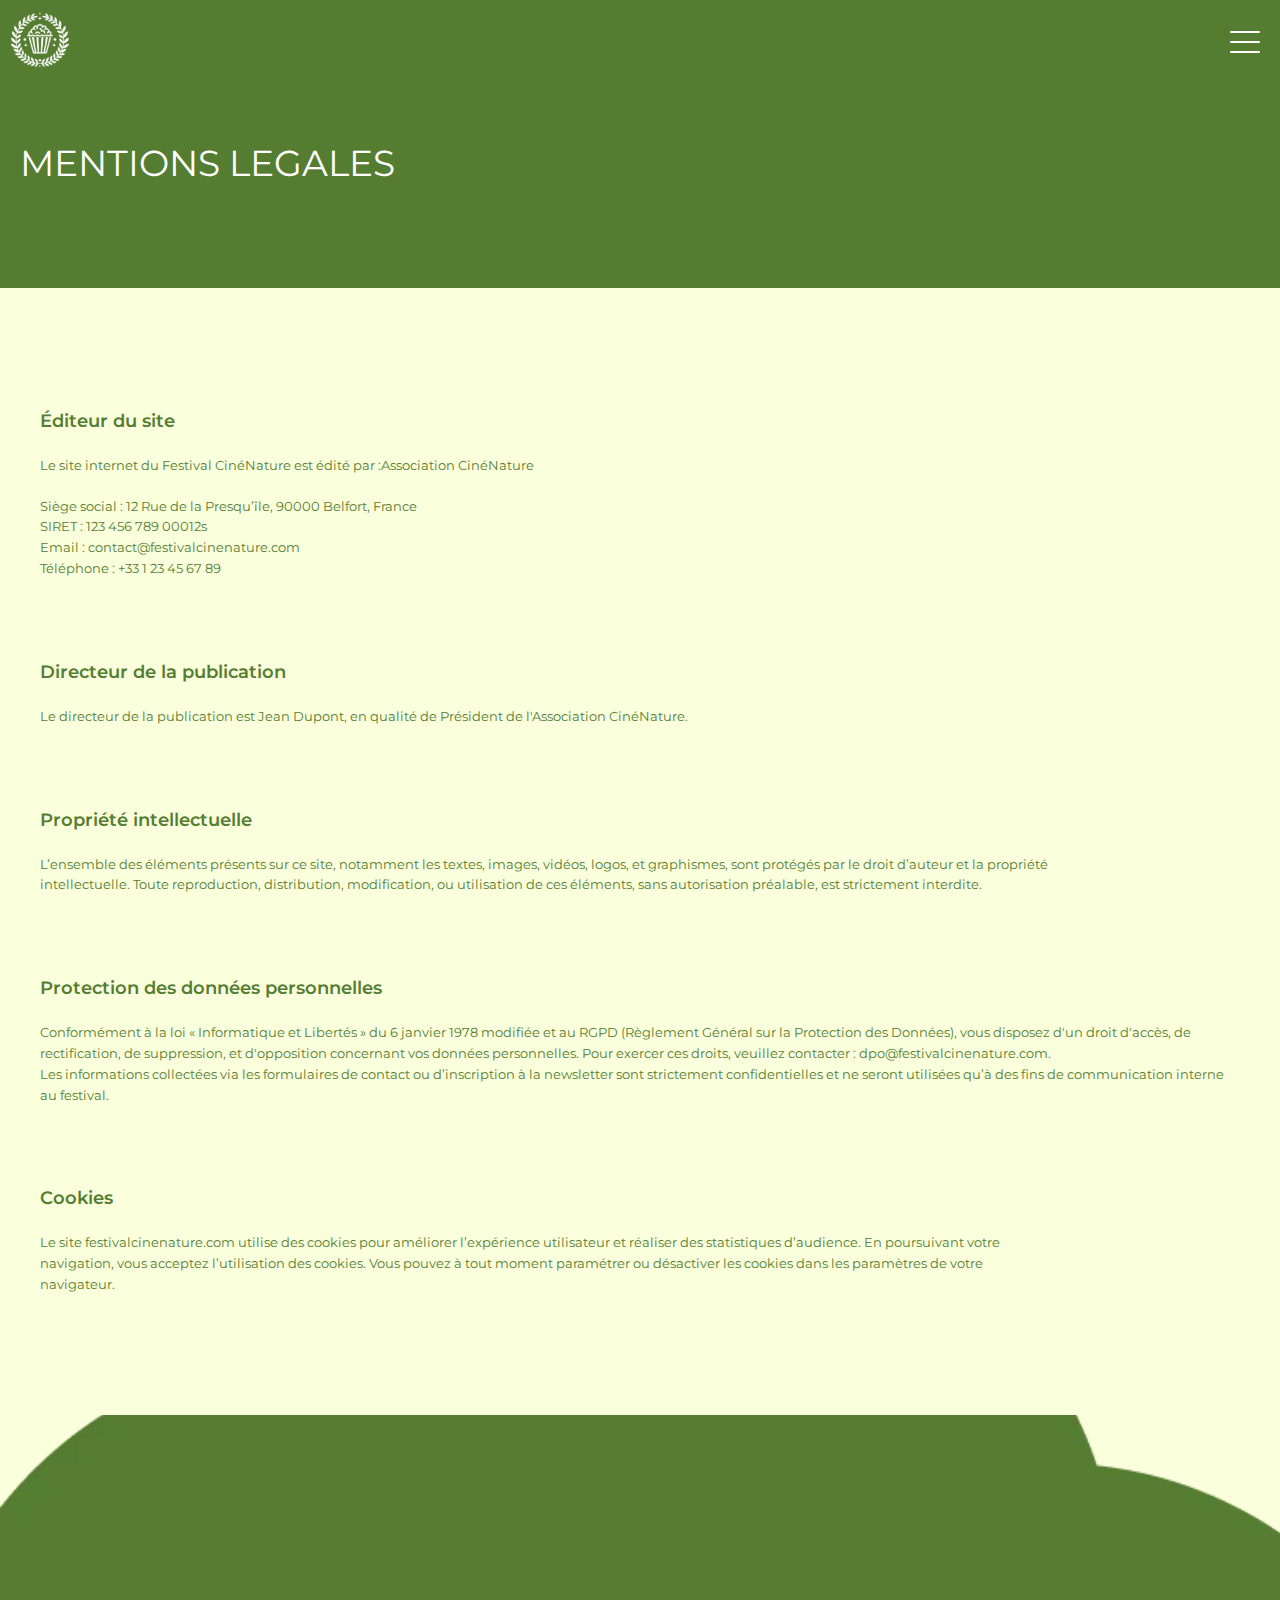
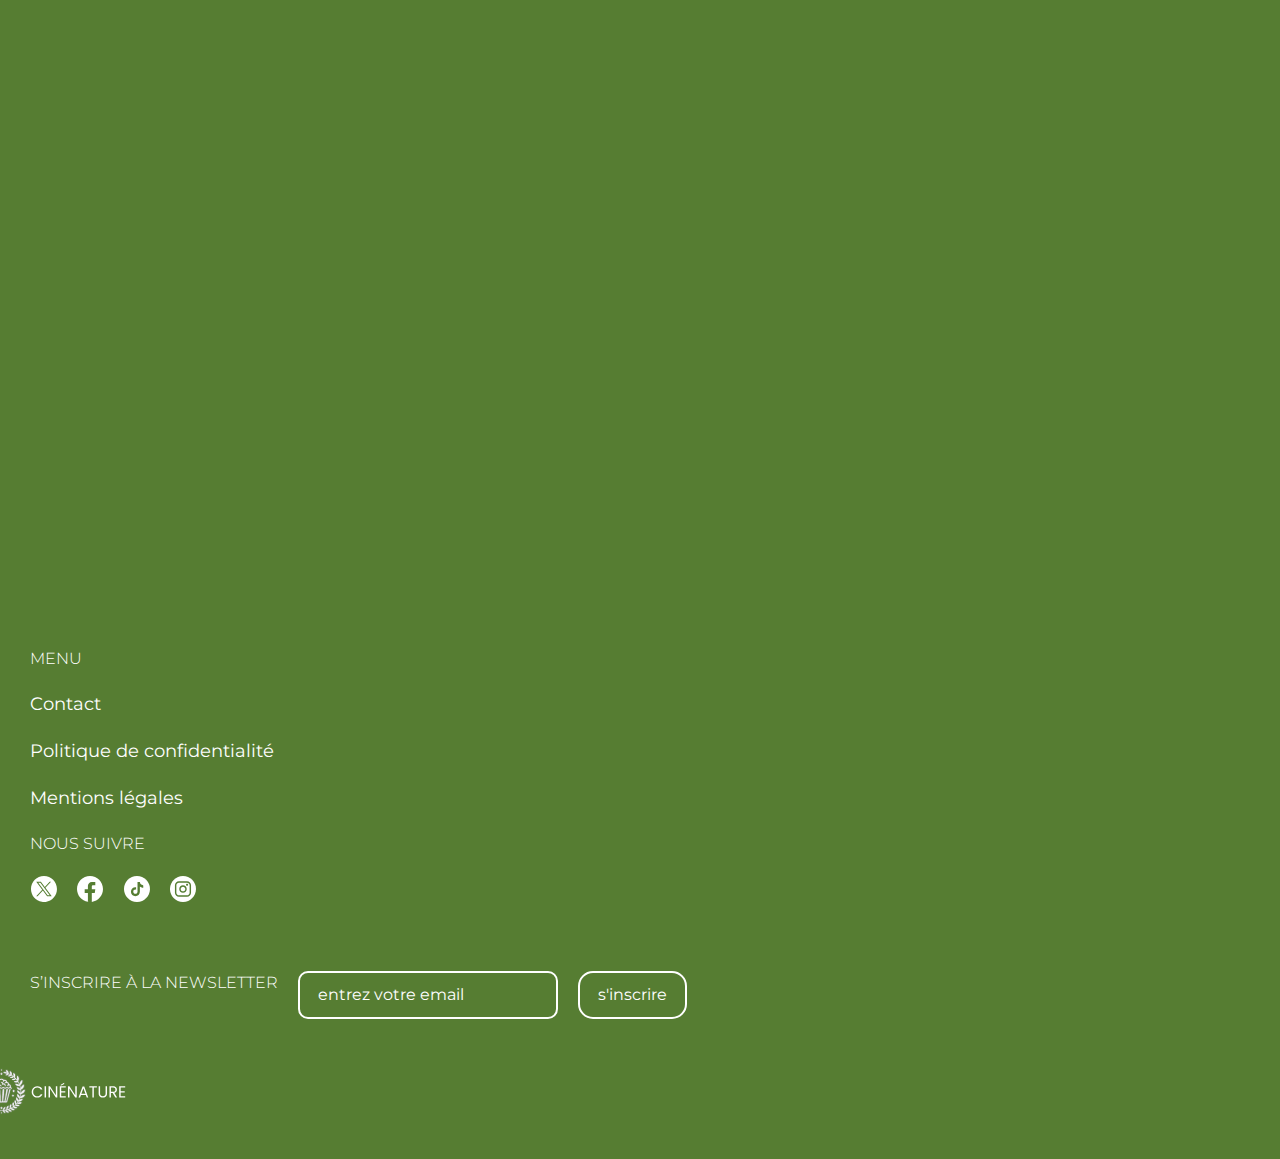
<file: mentions-legales.html>
<!DOCTYPE html>
<html lang="fr">
  <head>
    <meta charset="UTF-8" />
    <meta name="viewport" content="width=device-width, initial-scale=1.0" />
    <title>CINENATURE</title>
    <link
      rel="shortcut icon"
      href="assets/svg/logo_blanc.svg"
      type="image/x-icon"
    />
    <link rel="stylesheet" href="src/css/style.css" />
    <script src="src/js/script.js" defer></script>
  </head>

  <body>
    <header class="hero">
      <div class="header">
        <a href="/" class="header__home"
          ><img
            src="assets/svg/logo_blanc.svg"
            alt="logo_blanc"
            class="home__icon"
        /></a>
        <button class="header__menu-btn menu-btn">
          <span class="menu-btn__bar" aria-hidden="true"></span>
        </button>
        <nav class="header__menu" aria-expanded="false">
          <ul class="menu__list">
            <li class="menu__item">
              <a href="programmation.html">Programme</a>
            </li>
            <li class="menu__item">
              <a href="billetterie.html">Billeterie</a>
            </li>
            <li class="menu__item">
              <a href="infos-pratiques.html">Lieu & Infos Pratiques</a>
            </li>
            <li class="menu__item">
              <a href="eco-responsabilite.html">Éco-Responsabilité</a>
            </li>
            <li class="menu__item"><a href="contact.html">Contact</a></li>
            <li class="menu__item"><a href="a-propos.html">À Propos</a></li>
          </ul>
        </nav>
      </div>
      <div class="hero__content">
        <h1 class="hero__title">mentions legales</h1>
      </div>
    </header>
    <main class="main">
      <article class="article">
        <h3 class="article__title">Éditeur du site</h3>
        <p class="article__excerpt">
          Le site internet du Festival CinéNature est édité par :Association
          CinéNature
        </p>
        <ul class="article__list">
          <li class="article__item--spaced">
            Siège social : 12 Rue de la Presqu’île, 90000 Belfort, France
          </li>
          <li class="article__item--spaced">SIRET : 123 456 789 00012s</li>
          <li class="article__item--spaced">
            Email : contact@festivalcinenature.com
          </li>
          <li class="article__item--spaced">Téléphone : +33 1 23 45 67 89</li>
        </ul>
      </article>
      <article class="article">
        <h3 class="article__title">Directeur de la publication</h3>
        <p class="article__excerpt">
          Le directeur de la publication est Jean Dupont, en qualité de
          Président de l'Association CinéNature.
        </p>
      </article>
      <article class="article">
        <h3 class="article__title">Propriété intellectuelle</h3>
        <p class="article__excerpt">
          L’ensemble des éléments présents sur ce site, notamment les textes,
          images, vidéos, logos, et graphismes, sont protégés par le droit
          d’auteur et la propriété intellectuelle. Toute reproduction,
          distribution, modification, ou utilisation de ces éléments, sans
          autorisation préalable, est strictement interdite.
        </p>
      </article>
      <article class="article">
        <h3 class="article__title">Protection des données personnelles</h3>
        <ul class="article__list">
          <li class="article__item--spaced">
            Conformément à la loi « Informatique et Libertés » du 6 janvier 1978
            modifiée et au RGPD (Règlement Général sur la Protection des
            Données), vous disposez d'un droit d'accès, de rectification, de
            suppression, et d'opposition concernant vos données personnelles.
            Pour exercer ces droits, veuillez contacter :
            dpo@festivalcinenature.com.
          </li>
          <li class="article__item--spaced">
            Les informations collectées via les formulaires de contact ou
            d’inscription à la newsletter sont strictement confidentielles et ne
            seront utilisées qu’à des fins de communication interne au festival.
          </li>
        </ul>
      </article>
      <article class="article">
        <h3 class="article__title">Cookies</h3>
        <p class="article__excerpt">
          Le site festivalcinenature.com utilise des cookies pour améliorer
          l’expérience utilisateur et réaliser des statistiques d’audience. En
          poursuivant votre navigation, vous acceptez l’utilisation des cookies.
          Vous pouvez à tout moment paramétrer ou désactiver les cookies dans
          les paramètres de votre navigateur.
        </p>
      </article>
    </main>

    <footer class="footer">
      <nav class="footer__menu">
        <h3 class="menu__title">Menu</h3>
        <a href="contact.html" class="menu__link">Contact</a>
        <a href="#" class="menu__link">Politique de confidentialité</a>
        <a href="mentions-legales.html" class="menu__link">Mentions légales</a>
        <h3 class="menu__title">Nous suivre</h3>
        <ul class="menu__link">
          <li class="menu__item">
            <a href="https://x.com/mmimontbeliard" class="menu__social-link">
              <img
                src="assets/svg/twitter.svg"
                alt="logo twitter"
                class="social-link__img"
              />
            </a>
          </li>
          <li class="menu__item">
            <a
              href="https://www.facebook.com/mmimontbeliard"
              class="menu__social-link"
              ><img
                src="assets/svg/facebook.svg"
                alt="logo facebook"
                class="social-link__img"
            /></a>
          </li>
          <li class="menu__item">
            <a
              href="https://www.tiktok.com/@mmi_montbeliard"
              class="menu__social-link"
              ><img
                src="assets/svg/tiktok.svg"
                alt="logo tiktok"
                class="social-link__img"
            /></a>
          </li>
          <li class="menu__item">
            <a
              href="https://www.instagram.com/mmi_montbeliard/"
              class="menu__social-link"
              ><img
                src="assets/svg/instagram.svg"
                alt="logo instagram"
                class="social-link__img"
            /></a>
          </li>
        </ul>
      </nav>
      <div class="registeration">
        <h3 class="footer__title">S’inscrire à la Newsletter</h3>
        <input
          type="text"
          class="footer__input"
          placeholder="Entrez Votre Email"
        />
        <button class="btn footer__btn">s'inscrire</button>
      </div>
      <div class="footer__logo">
        <img
          src="assets/svg/logo_et_nom_blanc.svg"
          alt="logo de cinénature avec le titre cinénature"
          class="logo__img"
        />
      </div>
    </footer>
  </body>
</html>
</file>
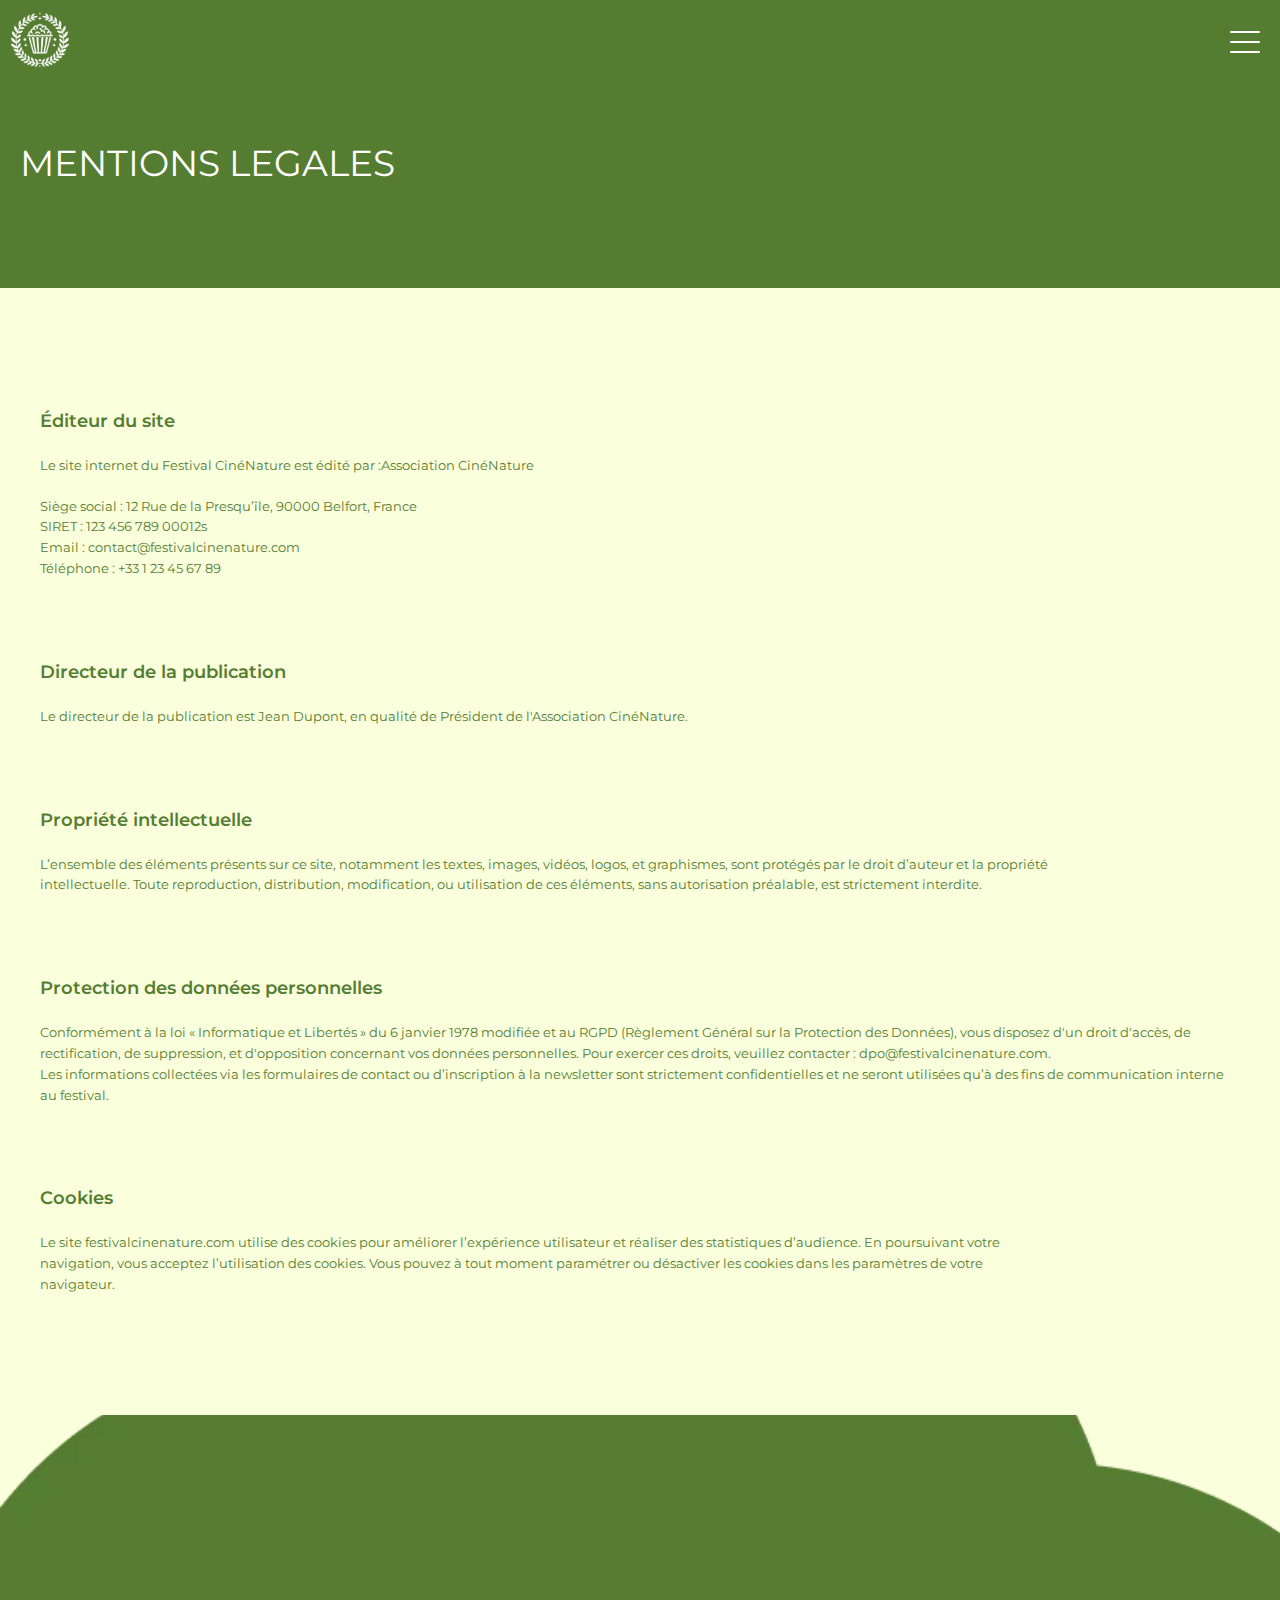
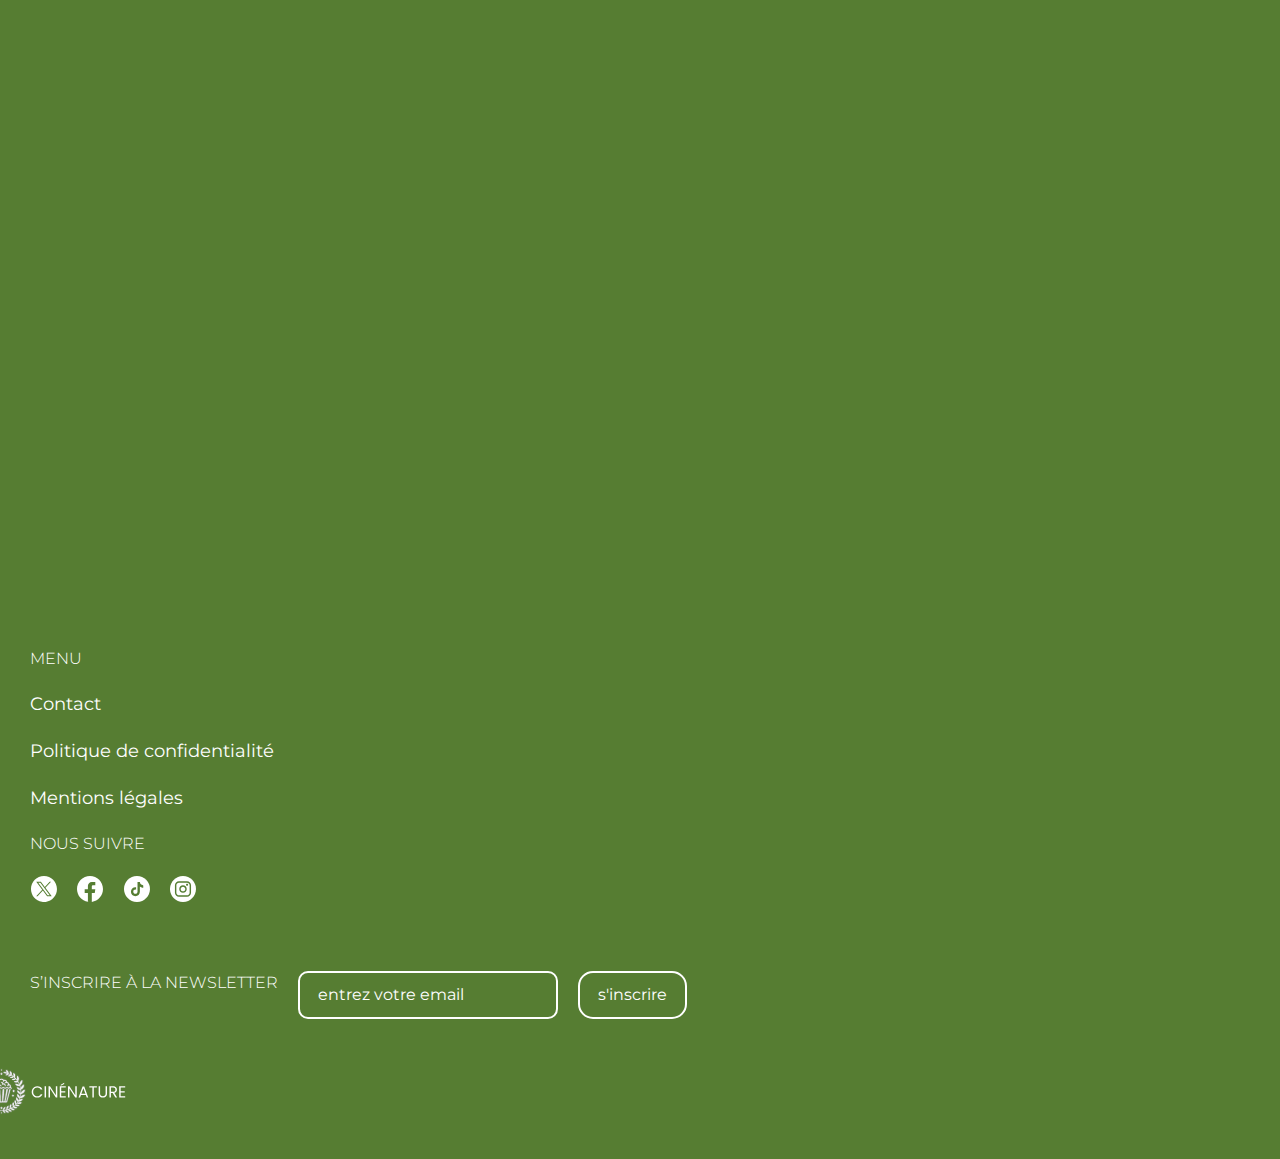
<file: mentions_legales.html>
<!DOCTYPE html>
<html lang="fr">
  <head>
    <meta charset="UTF-8" />
    <meta name="viewport" content="width=device-width, initial-scale=1.0" />
    <title>CINENATURE</title>
    <link
      rel="shortcut icon"
      href="assets/svg/logo_blanc.svg"
      type="image/x-icon"
    />
    <link rel="stylesheet" href="src/css/style.css" />
    <script src="src/js/script.js" defer></script>
  </head>

  <body>
    <header class="hero">
      <div class="header">
        <a href="/" class="header__home"
          ><img
            src="assets/svg/logo_blanc.svg"
            alt="logo_blanc"
            class="home__icon"
        /></a>
        <button class="header__menu-btn menu-btn">
          <span class="menu-btn__bar" aria-hidden="true"></span>
        </button>
        <nav class="header__menu" aria-expanded="false">
          <ul class="menu__list">
            <li class="menu__item">Programme</li>
            <li class="menu__item">Billeterie</li>
            <li class="menu__item">Lieu & Infos Pratiques</li>
            <li class="menu__item">Éco-Responsabilité</li>
            <li class="menu__item">Contact</li>
            <li class="menu__item">À Propos</li>
          </ul>
        </nav>
      </div>
      <div class="hero__content">
        <h1 class="hero__title">mentions legales</h1>
      </div>
    </header>
    <main class="main">
      <article class="article">
        <h3 class="article__title">Éditeur du site</h3>
        <p class="article__excerpt">
          Le site internet du Festival CinéNature est édité par :Association
          CinéNature
        </p>
        <ul class="article__list">
          <li class="article__item--spaced">
            Siège social : 12 Rue de la Presqu’île, 90000 Belfort, France
          </li>
          <li class="article__item--spaced">SIRET : 123 456 789 00012s</li>
          <li class="article__item--spaced">
            Email : contact@festivalcinenature.com
          </li>
          <li class="article__item--spaced">Téléphone : +33 1 23 45 67 89</li>
        </ul>
      </article>
      <article class="article">
        <h3 class="article__title">Directeur de la publication</h3>
        <p class="article__excerpt">
          Le directeur de la publication est Jean Dupont, en qualité de
          Président de l'Association CinéNature.
        </p>
      </article>
      <article class="article">
        <h3 class="article__title">Propriété intellectuelle</h3>
        <p class="article__excerpt">
          L’ensemble des éléments présents sur ce site, notamment les textes,
          images, vidéos, logos, et graphismes, sont protégés par le droit
          d’auteur et la propriété intellectuelle. Toute reproduction,
          distribution, modification, ou utilisation de ces éléments, sans
          autorisation préalable, est strictement interdite.
        </p>
      </article>
      <article class="article">
        <h3 class="article__title">Protection des données personnelles</h3>
        <ul class="article__list">
          <li class="article__item--spaced">
            Conformément à la loi « Informatique et Libertés » du 6 janvier 1978
            modifiée et au RGPD (Règlement Général sur la Protection des
            Données), vous disposez d'un droit d'accès, de rectification, de
            suppression, et d'opposition concernant vos données personnelles.
            Pour exercer ces droits, veuillez contacter :
            dpo@festivalcinenature.com.
          </li>
          <li class="article__item--spaced">
            Les informations collectées via les formulaires de contact ou
            d’inscription à la newsletter sont strictement confidentielles et ne
            seront utilisées qu’à des fins de communication interne au festival.
          </li>
        </ul>
      </article>
      <article class="article">
        <h3 class="article__title">Cookies</h3>
        <p class="article__excerpt">
          Le site festivalcinenature.com utilise des cookies pour améliorer
          l’expérience utilisateur et réaliser des statistiques d’audience. En
          poursuivant votre navigation, vous acceptez l’utilisation des cookies.
          Vous pouvez à tout moment paramétrer ou désactiver les cookies dans
          les paramètres de votre navigateur.
        </p>
      </article>
    </main>

    <footer class="footer">
      <nav class="footer__menu">
        <h3 class="menu__title">Menu</h3>
        <a href="contact.html" class="menu__link">Contact</a>
        <a href="#" class="menu__link">Politique de confidentialité</a>
        <a href="mentions_legales.html" class="menu__link">Mentions légales</a>
        <h3 class="menu__title">Nous suivre</h3>
        <ul class="menu__link">
          <li class="menu__item">
            <a href="https://x.com/mmimontbeliard" class="menu__social-link">
              <img
                src="assets/svg/twitter.svg"
                alt="logo twitter"
                class="social-link__img"
              />
            </a>
          </li>
          <li class="menu__item">
            <a
              href="https://www.facebook.com/mmimontbeliard"
              class="menu__social-link"
              ><img
                src="assets/svg/facebook.svg"
                alt="logo facebook"
                class="social-link__img"
            /></a>
          </li>
          <li class="menu__item">
            <a
              href="https://www.tiktok.com/@mmi_montbeliard"
              class="menu__social-link"
              ><img
                src="assets/svg/tiktok.svg"
                alt="logo tiktok"
                class="social-link__img"
            /></a>
          </li>
          <li class="menu__item">
            <a
              href="https://www.instagram.com/mmi_montbeliard/"
              class="menu__social-link"
              ><img
                src="assets/svg/instagram.svg"
                alt="logo instagram"
                class="social-link__img"
            /></a>
          </li>
        </ul>
      </nav>
      <div class="registeration">
        <h3 class="footer__title">S’inscrire à la Newsletter</h3>
        <input
          type="text"
          class="footer__input"
          placeholder="Entrez Votre Email"
        />
        <button class="btn footer__btn">s'inscrire</button>
      </div>
      <div class="footer__logo">
        <img
          src="assets/svg/logo_et_nom_blanc.svg"
          alt="logo de cinénature avec le titre cinénature"
          class="logo__img"
        />
      </div>
    </footer>
  </body>
</html>
</file>
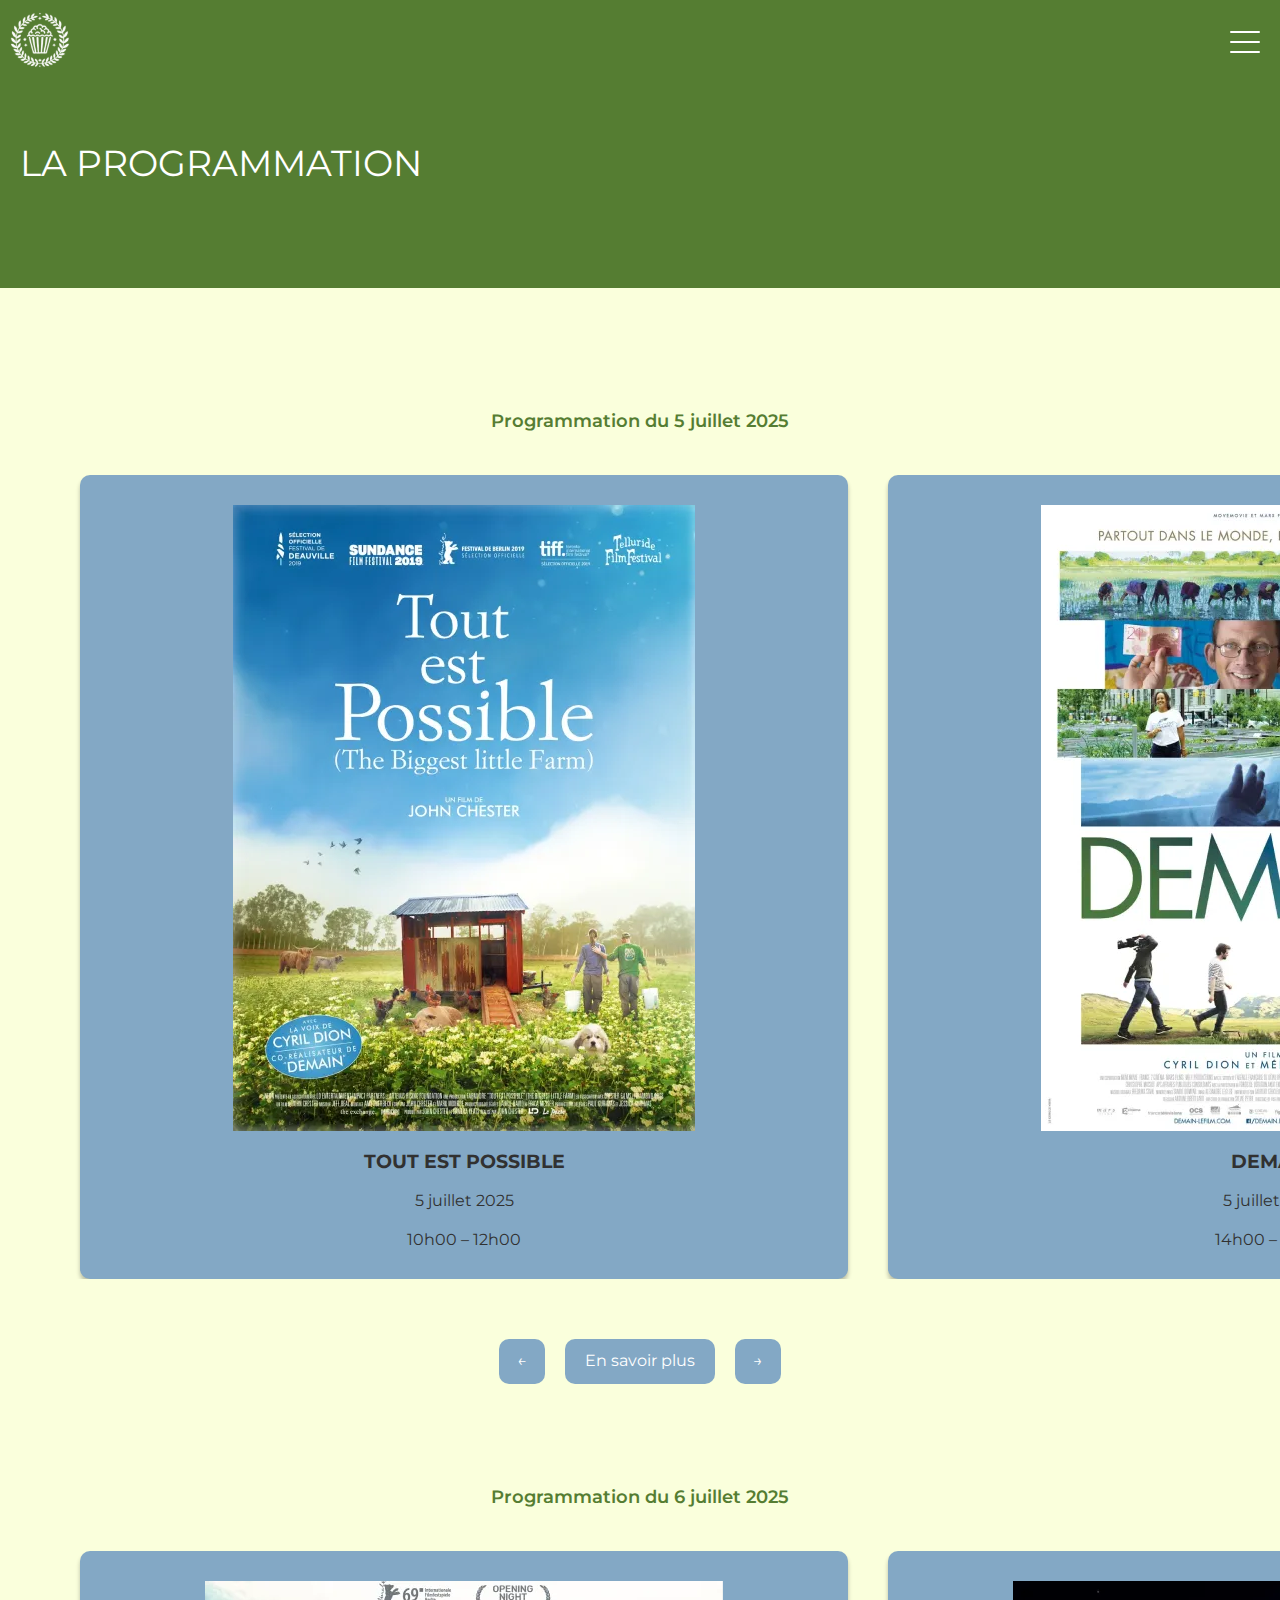
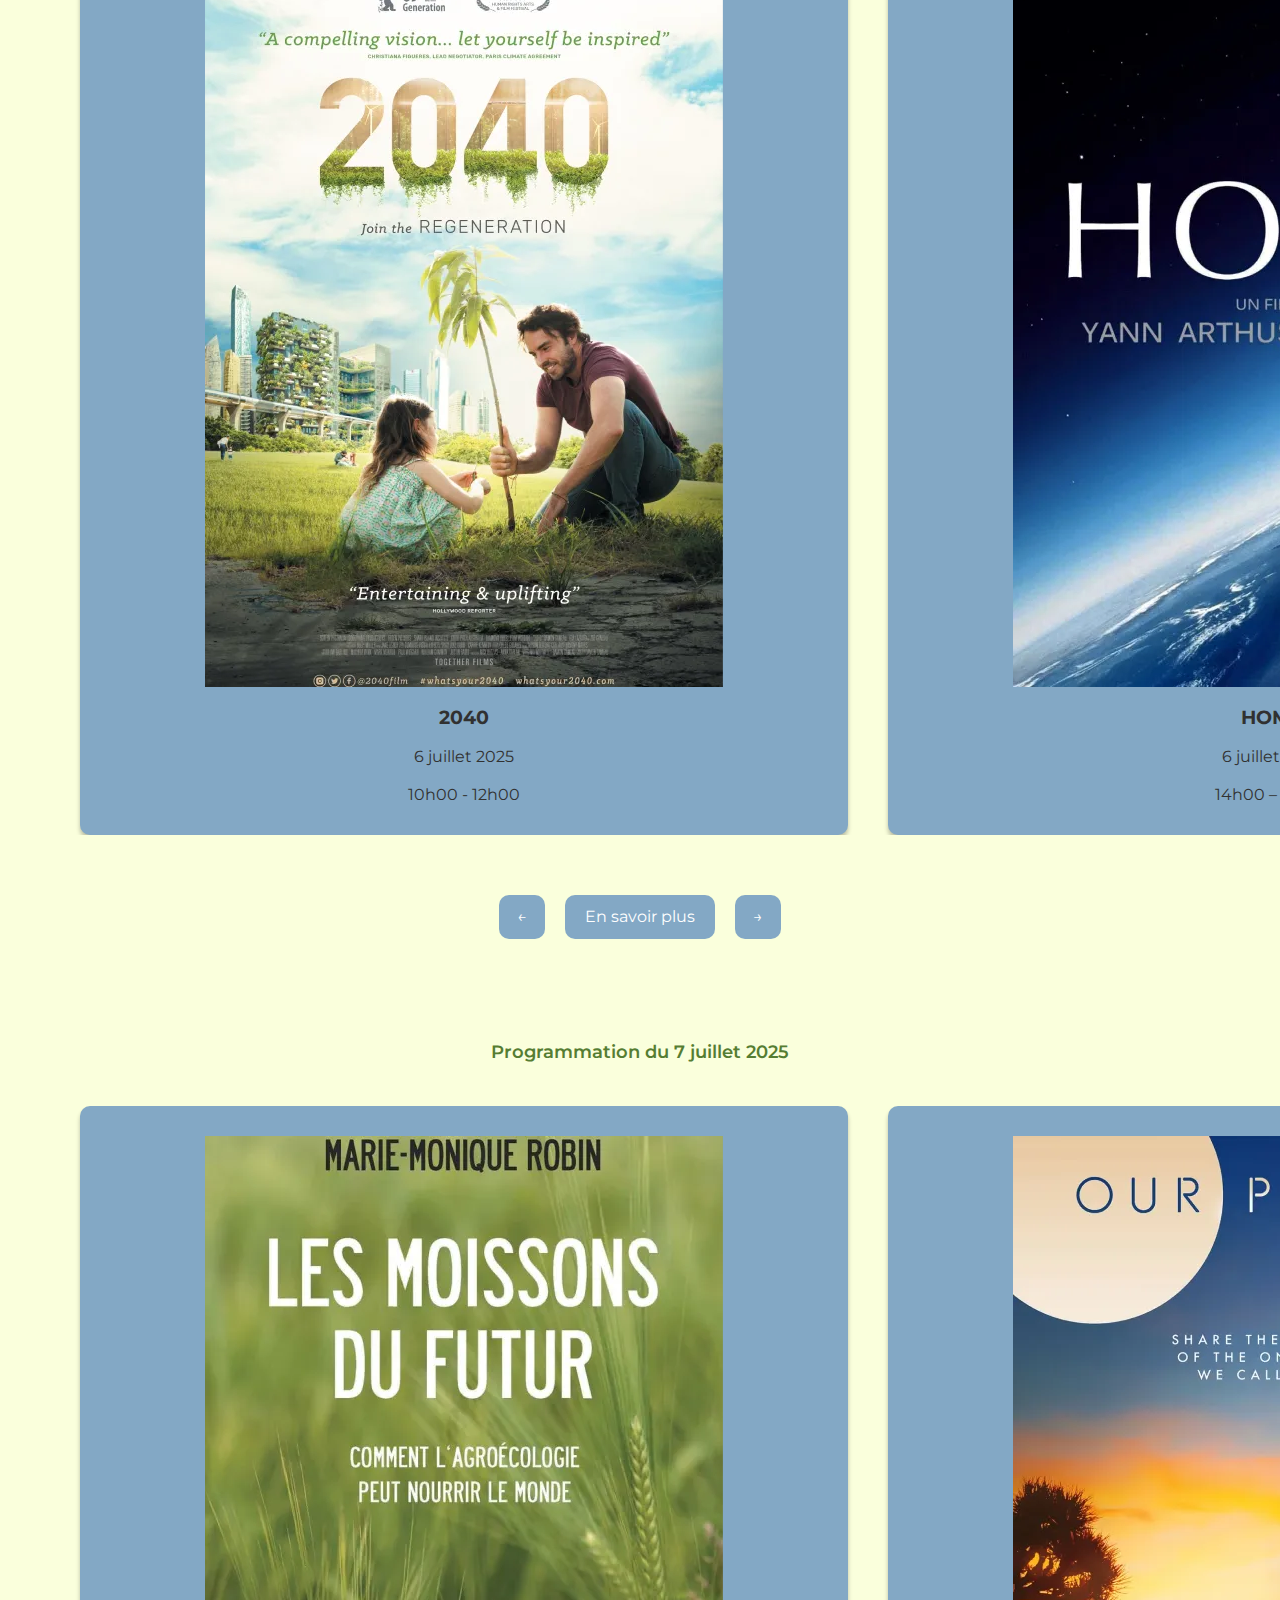
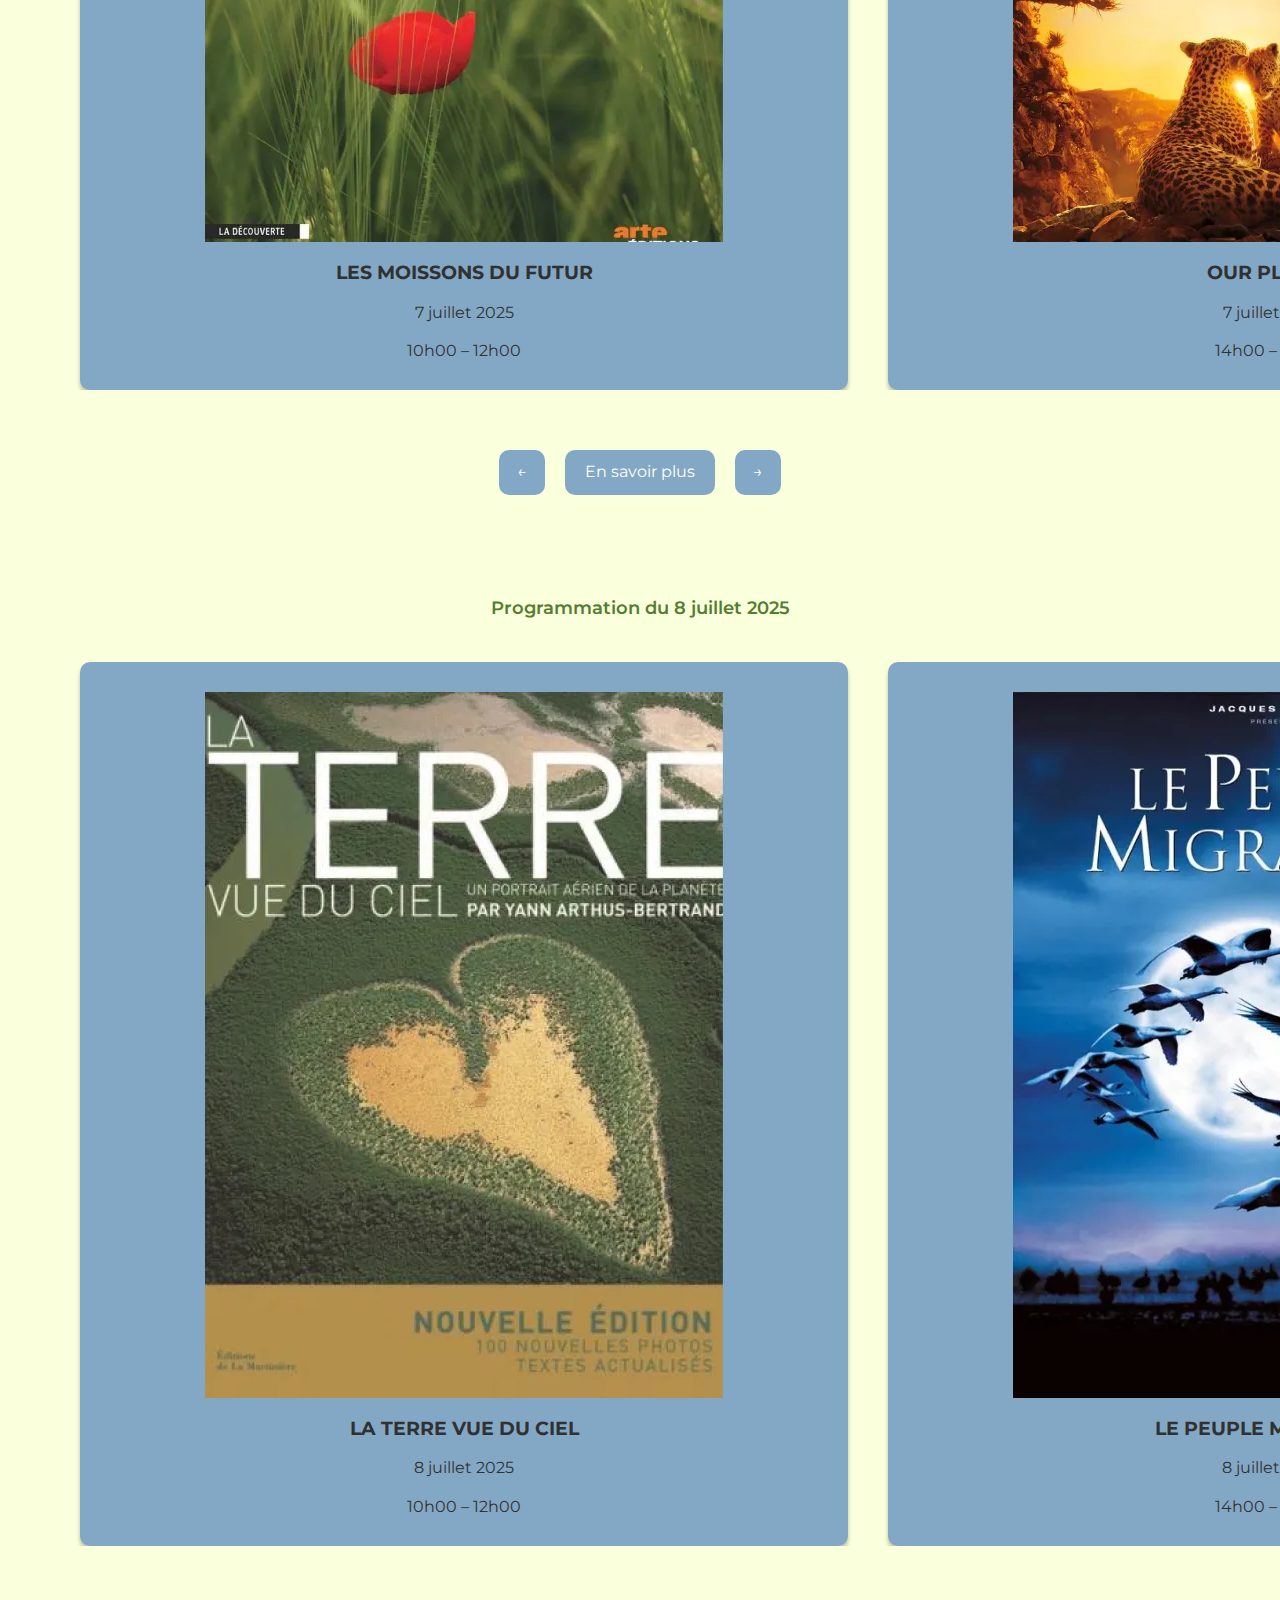
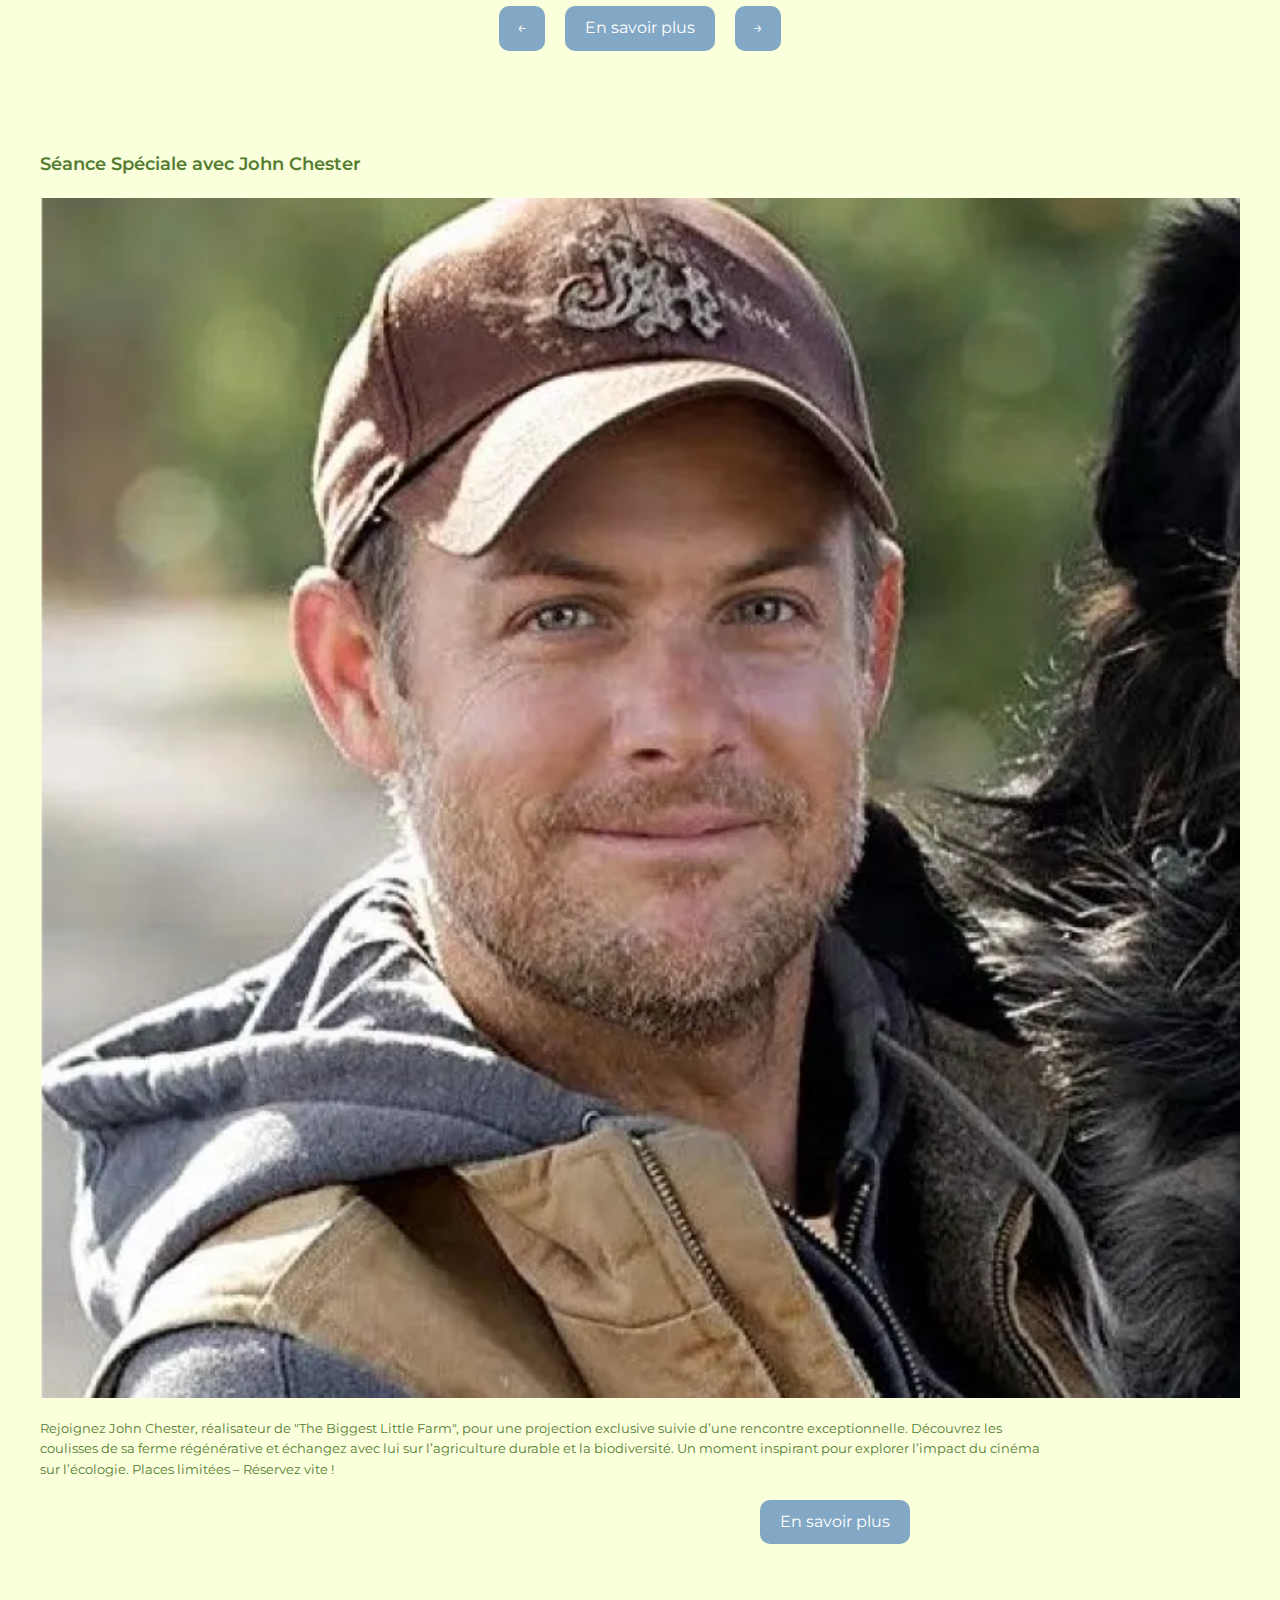
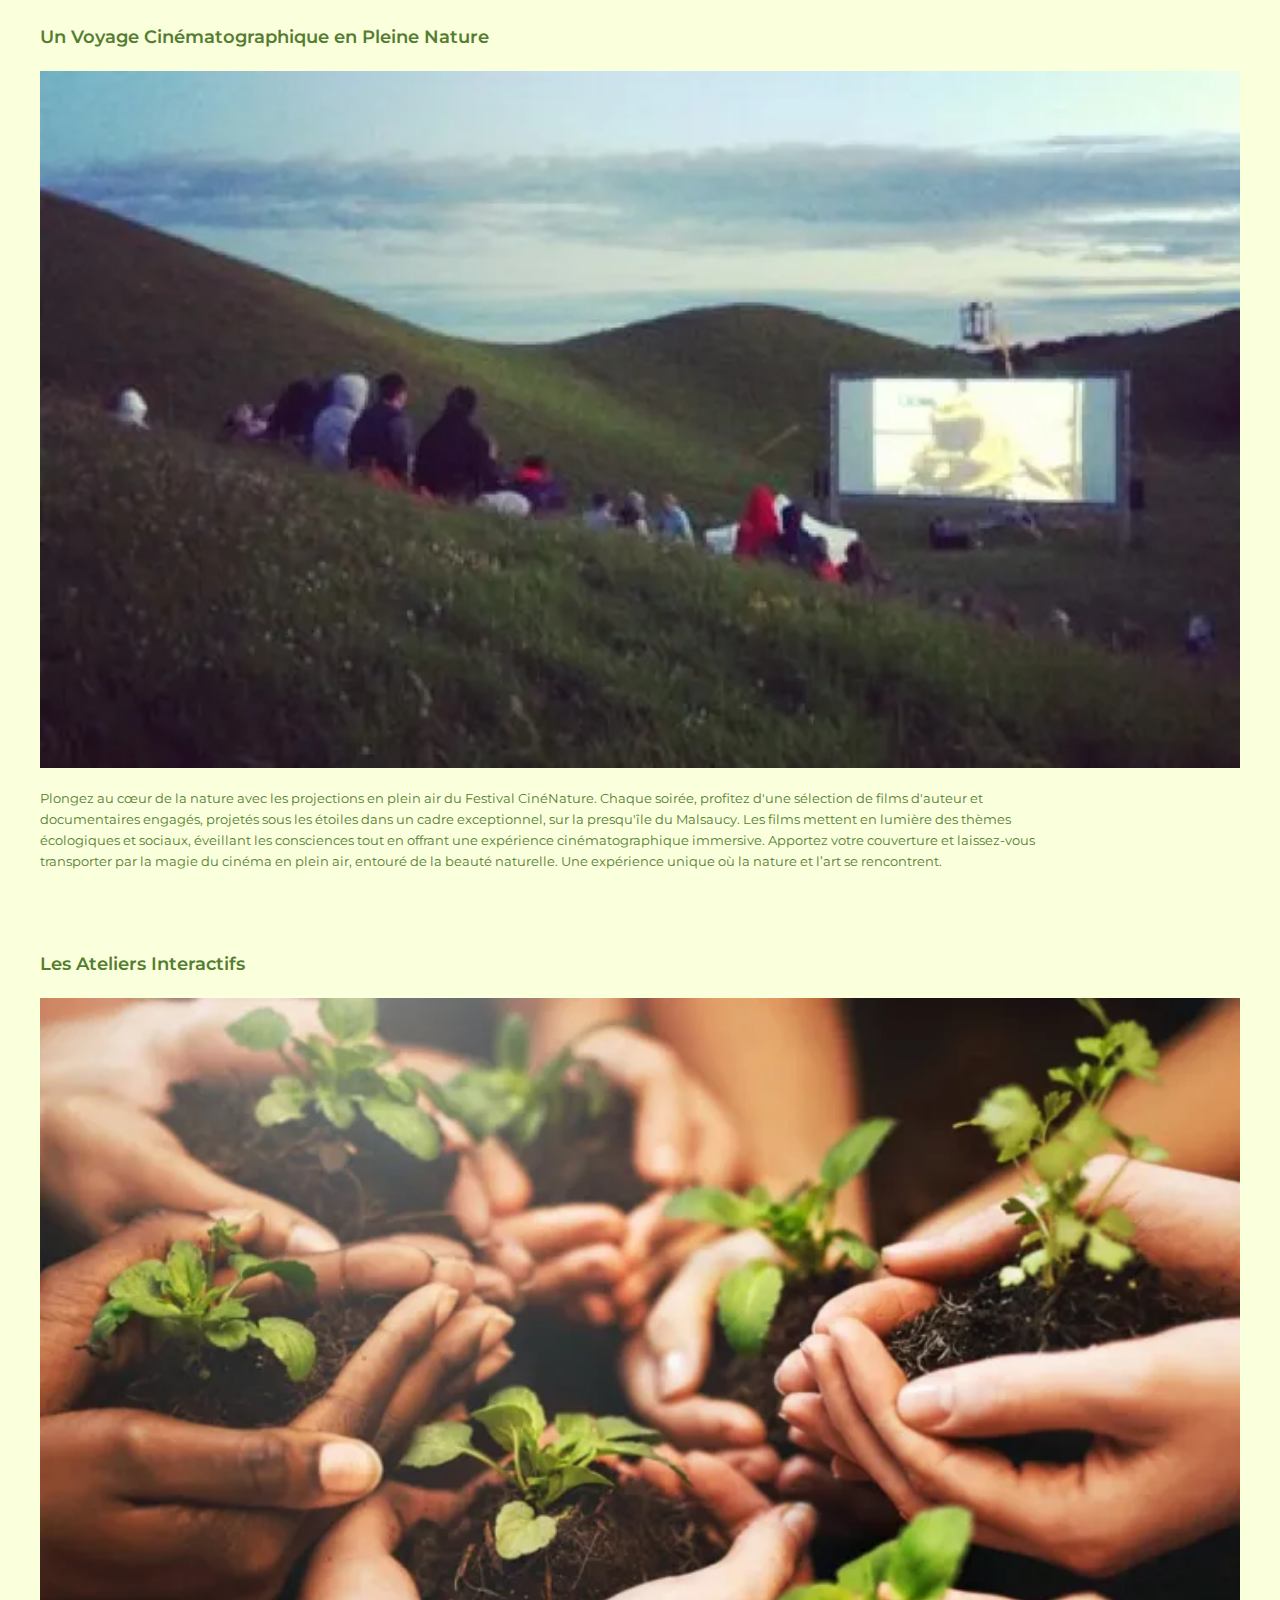
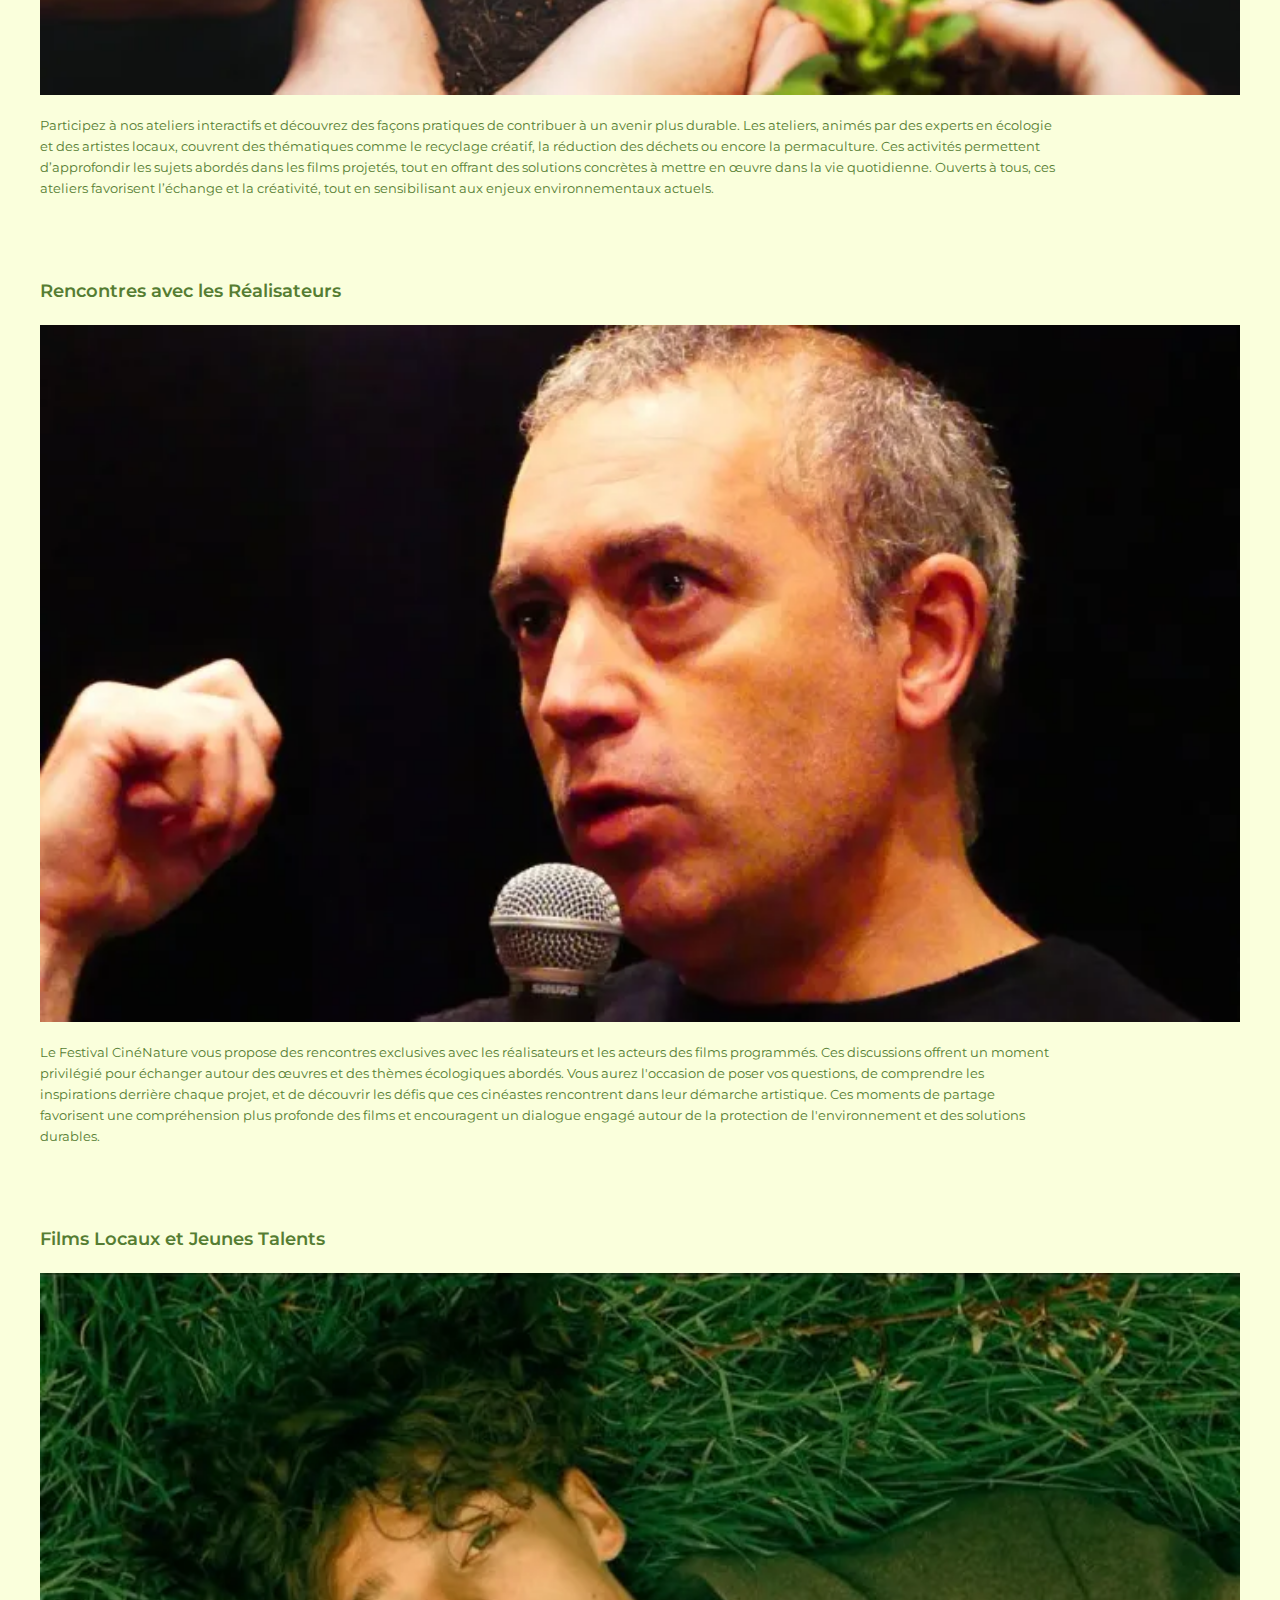
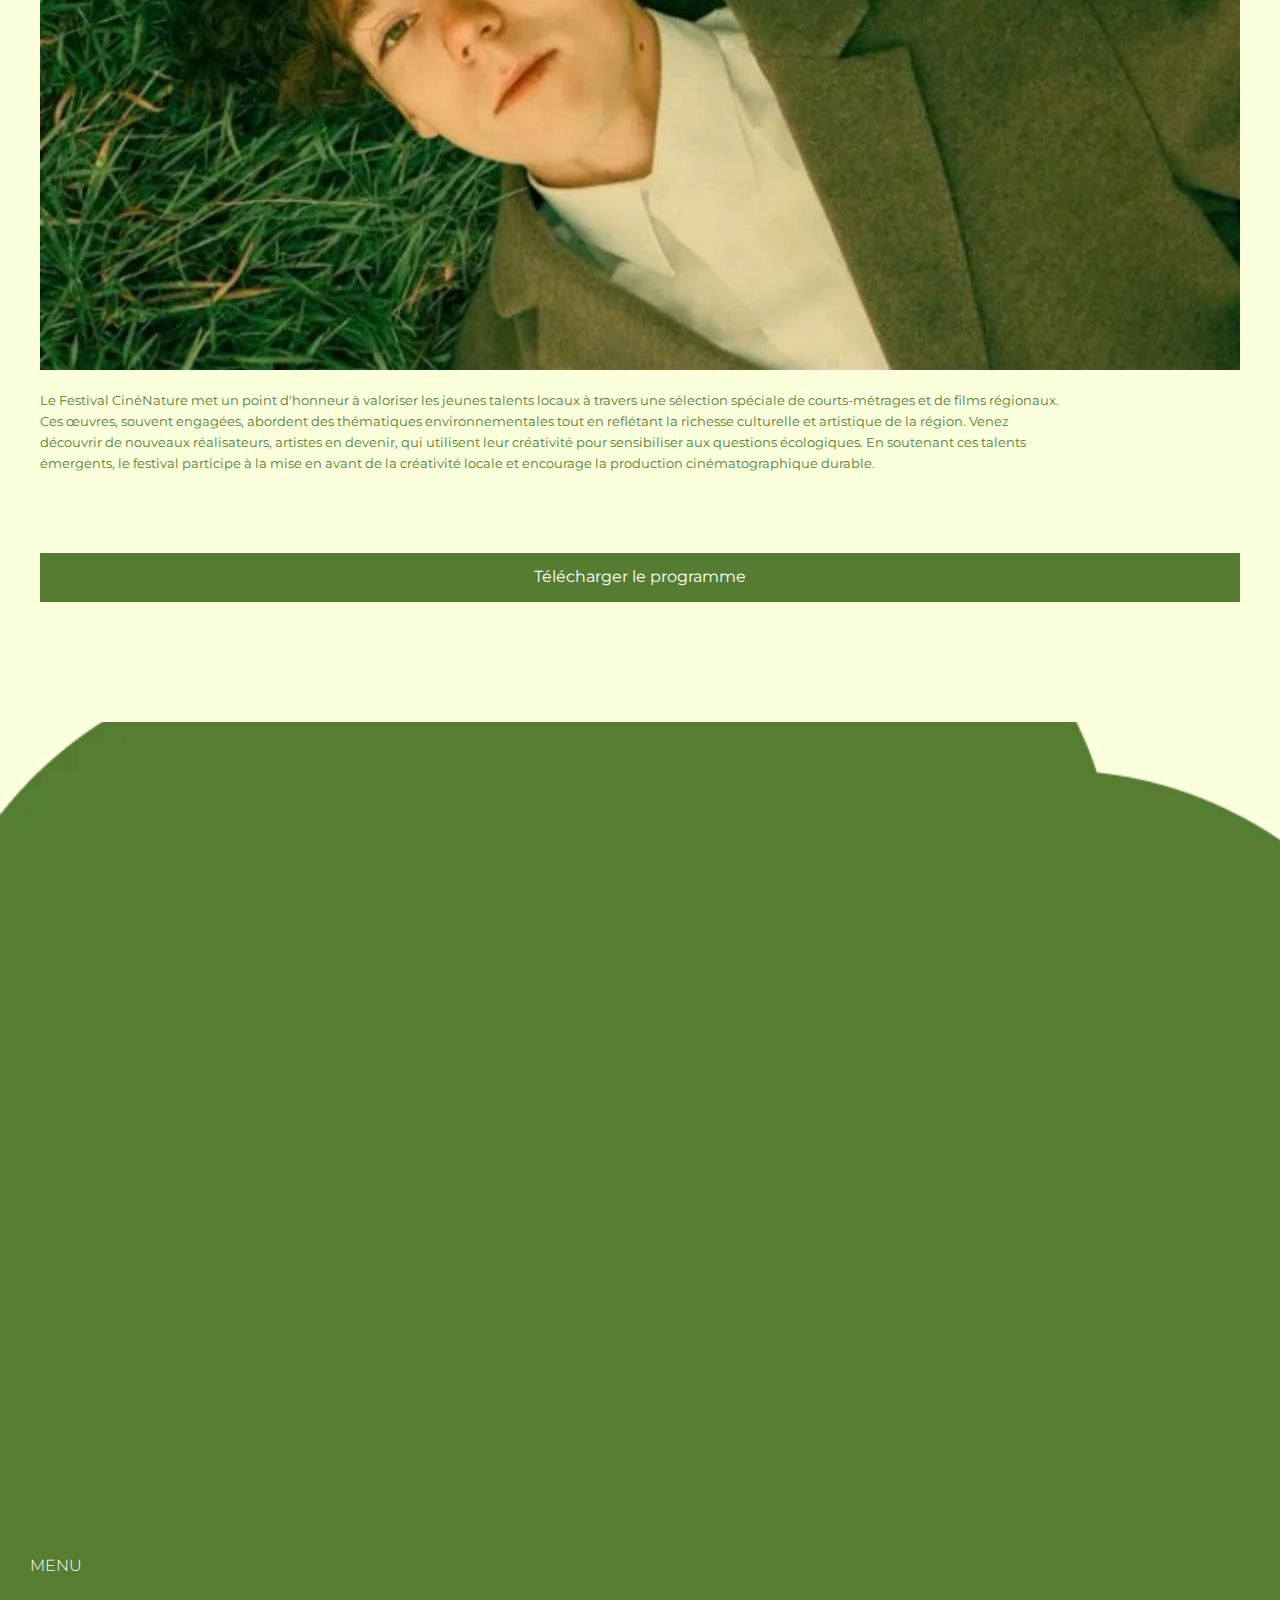
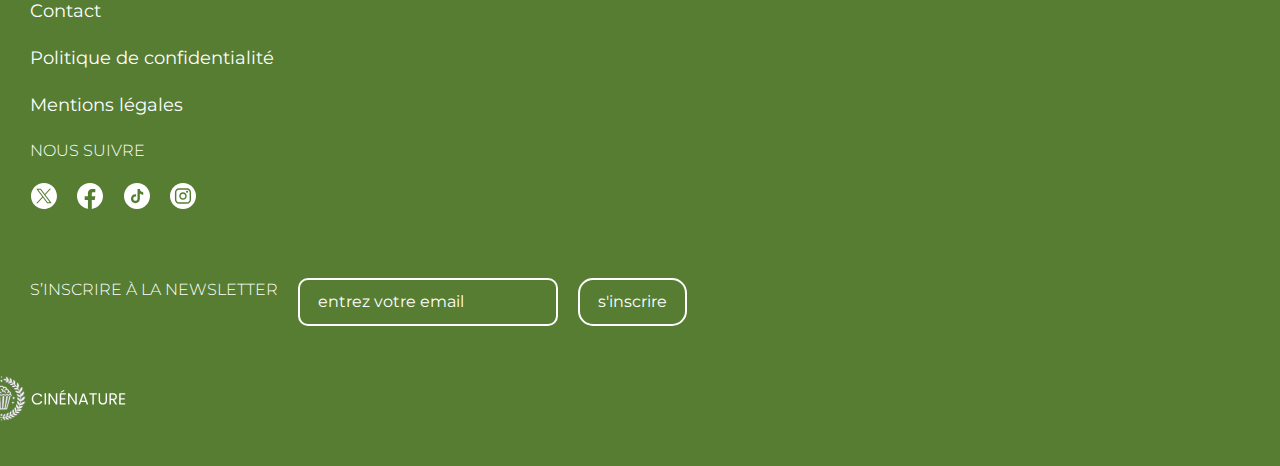
<file: programmation.html>
<!DOCTYPE html>
<html lang="fr">
  <head>
    <meta charset="UTF-8" />
    <meta name="viewport" content="width=device-width, initial-scale=1.0" />
    <title>CINENATURE</title>
    <link
      rel="shortcut icon"
      href="assets/svg/logo_blanc.svg"
      type="image/x-icon"
    />
    <link rel="stylesheet" href="src/css/style.css" />
    <script src="src/js/script.js" defer></script>
  </head>

  <body>
    <header class="hero">
      <div class="header">
        <a href="/" class="header__home"
          ><img
            src="assets/svg/logo_blanc.svg"
            alt="logo_blanc"
            class="home__icon"
        /></a>
        <button class="header__menu-btn menu-btn">
          <span class="menu-btn__bar" aria-hidden="true"></span>
        </button>
        <nav class="header__menu" aria-expanded="false">
          <ul class="menu__list">
            <li class="menu__item">
              <a href="programmation.html">Programme</a>
            </li>
            <li class="menu__item">
              <a href="billetterie.html">Billeterie</a>
            </li>
            <li class="menu__item">
              <a href="infos-pratiques.html">Lieu & Infos Pratiques</a>
            </li>
            <li class="menu__item">
              <a href="eco-responsabilite.html">Éco-Responsabilité</a>
            </li>
            <li class="menu__item"><a href="contact.html">Contact</a></li>
            <li class="menu__item"><a href="a-propos.html">À Propos</a></li>
          </ul>
        </nav>
      </div>
      <div class="hero__content">
        <h1 class="hero__title">La programmation</h1>
      </div>
    </header>
    <main class="main">
      <article class="article article--carrousel">
        <h3 class="article__title">Programmation du 5 juillet 2025</h3>
        <div class="article__carrousel">
          <a href="tout-est-possible.html" class="carrousel__poster">
            <img
              src="assets/webp/tout_est_possible.webp"
              alt="affiche du film tout es possible"
              class="poster__img"
            />
            <h3 class="poster__title">Tout est possible</h3>
            <p class="poster__date">5 juillet 2025</p>
            <p class="poster__hour">10h00 – 12h00</p>
          </a>
          <div class="carrousel__poster">
            <img
              src="assets/webp/demain.webp"
              alt="Affiche du film DEMAIN"
              class="poster__img"
            />
            <h3 class="poster__title">DEMAIN</h3>
            <p class="poster__date">5 juillet 2025</p>
            <p class="poster__hour">14h00 – 16h00</p>
          </div>
          <div class="carrousel__poster">
            <img
              src="assets/webp/ma_petite_planete_verte.webp"
              alt="Affiche du film Ma petite planète verte"
              class="poster__img"
            />
            <h3 class="poster__title">Ma petite planète verte</h3>
            <p class="poster__date">5 juillet 2025</p>
            <p class="poster__hour">16h30 - 18h30</p>
          </div>
          <div class="carrousel__poster">
            <img
              src="assets/webp/honeyland.webp"
              alt="Affiche du film Honneyland"
              class="poster__img"
            />
            <h3 class="poster__title">Honneyland</h3>
            <p class="poster__date">5 juillet 2025</p>
            <p class="poster__hour">20h00 – 22h00</p>
          </div>
        </div>
        <div class="carrousel__buttons">
          <button class="btn article__btn carrousel__btn--prev">←</button>
          <button class="btn article__btn article__btn--carrousel">
            En savoir plus
          </button>
          <button class="btn article__btn carrousel__btn--next">→</button>
        </div>
      </article>

      <article class="article article--carrousel">
        <h3 class="article__title">Programmation du 6 juillet 2025</h3>
        <div class="article__carrousel">
          <div class="carrousel__poster">
            <img
              src="assets/webp/2040.webp"
              alt="affiche du film 2040"
              class="poster__img"
            />
            <h3 class="poster__title">2040</h3>
            <p class="poster__date">6 juillet 2025</p>
            <p class="poster__hour">10h00 - 12h00</p>
          </div>
          <div class="carrousel__poster">
            <img
              src="assets/webp/home.webp"
              alt="Affiche du film Home"
              class="poster__img"
            />
            <h3 class="poster__title">HOME</h3>
            <p class="poster__date">6 juillet 2025</p>
            <p class="poster__hour">14h00 – 16h00</p>
          </div>
          <div class="carrousel__poster">
            <img
              src="assets/webp/le_temps_des_forets.webp"
              alt="Affiche du film Le temps des forêts"
              class="poster__img"
            />
            <h3 class="poster__title">Le temps des forêts</h3>
            <p class="poster__date">6 juillet 2025</p>
            <p class="poster__hour">16h30 - 18h30</p>
          </div>
          <div class="carrousel__poster">
            <img
              src="assets/webp/la_glace_et_le_ciel.webp"
              alt="Affiche du film la glace et le ciel"
              class="poster__img"
            />
            <h3 class="poster__title">La glace et le ciel</h3>
            <p class="poster__date">6 juillet 2025</p>
            <p class="poster__hour">20h00 – 22h00</p>
          </div>
        </div>
        <div class="carrousel__buttons">
          <button class="btn article__btn carrousel__btn--prev">←</button>
          <button class="btn article__btn article__btn--carrousel">
            En savoir plus
          </button>
          <button class="btn article__btn carrousel__btn--next">→</button>
        </div>
      </article>

      <article class="article article--carrousel">
        <h3 class="article__title">Programmation du 7 juillet 2025</h3>
        <div class="article__carrousel">
          <div class="carrousel__poster">
            <img
              src="assets/webp/les_moissons_du_futur.webp"
              alt="affiche du film Les moissons du futur"
              class="poster__img"
            />
            <h3 class="poster__title">Les moissons du futur</h3>
            <p class="poster__date">7 juillet 2025</p>
            <p class="poster__hour">10h00 – 12h00</p>
          </div>
          <div class="carrousel__poster">
            <img
              src="assets/webp/our_planet.webp"
              alt="Affiche du film Our planet"
              class="poster__img"
            />
            <h3 class="poster__title">our planet</h3>
            <p class="poster__date">7 juillet 2025</p>
            <p class="poster__hour">14h00 – 16h00</p>
          </div>
          <div class="carrousel__poster">
            <img
              src="assets/webp/a_plastic_ocean.webp"
              alt="Affiche du film A plastic ocean"
              class="poster__img"
            />
            <h3 class="poster__title">a plastic ocean</h3>
            <p class="poster__date">7 juillet 2025</p>
            <p class="poster__hour">14h00 – 16h00</p>
          </div>
          <div class="carrousel__poster">
            <img
              src="assets/webp/mystere.webp"
              alt="Affiche du film mystere"
              class="poster__img"
            />
            <h3 class="poster__title">mystere</h3>
            <p class="poster__date">7 juillet 2025</p>
            <p class="poster__hour">20h00 – 22h00</p>
          </div>
        </div>
        <div class="carrousel__buttons">
          <button class="btn article__btn carrousel__btn--prev">←</button>
          <button class="btn article__btn article__btn--carrousel">
            En savoir plus
          </button>
          <button class="btn article__btn carrousel__btn--next">→</button>
        </div>
      </article>

      <article class="article article--carrousel">
        <h3 class="article__title">Programmation du 8 juillet 2025</h3>
        <div class="article__carrousel">
          <div class="carrousel__poster">
            <img
              src="assets/webp/la_terre_vue_du_ciel.webp"
              alt="affiche du film La terre vue du ciel"
              class="poster__img"
            />
            <h3 class="poster__title">La terre vue du ciel</h3>
            <p class="poster__date">8 juillet 2025</p>
            <p class="poster__hour">10h00 – 12h00</p>
          </div>
          <div class="carrousel__poster">
            <img
              src="assets/webp/le_peuple_migrateur.webp"
              alt="Affiche du film Le peuple migrateur"
              class="poster__img"
            />
            <h3 class="poster__title">Le peuple migrateur</h3>
            <p class="poster__date">8 juillet 2025</p>
            <p class="poster__hour">14h00 – 16h00</p>
          </div>
          <div class="carrousel__poster">
            <img
              src="assets/webp/en_quete_de_sens.webp"
              alt="Affiche du film En quête de sens"
              class="poster__img"
            />
            <h3 class="poster__title">En quête de sens</h3>
            <p class="poster__date">8 juillet 2025</p>
            <p class="poster__hour">14h00 – 16h00</p>
          </div>
          <div class="carrousel__poster">
            <img
              src="assets/webp/demain.webp"
              alt="Affiche du film DEMAIN"
              class="poster__img"
            />
            <h3 class="poster__title">DEMAIN</h3>
            <p class="poster__date">8 juillet 2025</p>
            <p class="poster__hour">20h00 - 22h00</p>
          </div>
        </div>
        <div class="carrousel__buttons">
          <button class="btn article__btn carrousel__btn--prev">←</button>
          <button class="btn article__btn article__btn--carrousel">
            En savoir plus
          </button>
          <button class="btn article__btn carrousel__btn--next">→</button>
        </div>
      </article>

      <article class="article">
        <h3 class="article__title">Séance Spéciale avec John Chester</h3>
        <img
          src="assets/webp/john_chester.webp"
          alt="photographie de john Chester"
          class="article__image"
        />
        <p class="article__excerpt">
          Rejoignez John Chester, réalisateur de "The Biggest Little Farm", pour
          une projection exclusive suivie d’une rencontre exceptionnelle.
          Découvrez les coulisses de sa ferme régénérative et échangez avec lui
          sur l’agriculture durable et la biodiversité. Un moment inspirant pour
          explorer l’impact du cinéma sur l’écologie. Places limitées – Réservez
          vite !
        </p>
        <button class="btn article__btn">
          <a href="les-invites.html" class="btn__link">En savoir plus</a>
        </button>
      </article>
      <article class="article">
        <h3 class="article__title">
          Un Voyage Cinématographique en Pleine Nature
        </h3>
        <img
          src="assets/webp/cinema_plein_air.webp"
          alt="photographie d'un cinéma en plein air"
          class="article__image"
        />
        <p class="article__excerpt">
          Plongez au cœur de la nature avec les projections en plein air du
          Festival CinéNature. Chaque soirée, profitez d'une sélection de films
          d'auteur et documentaires engagés, projetés sous les étoiles dans un
          cadre exceptionnel, sur la presqu'île du Malsaucy. Les films mettent
          en lumière des thèmes écologiques et sociaux, éveillant les
          consciences tout en offrant une expérience cinématographique
          immersive. Apportez votre couverture et laissez-vous transporter par
          la magie du cinéma en plein air, entouré de la beauté naturelle. Une
          expérience unique où la nature et l’art se rencontrent.
        </p>
      </article>
      <article class="article">
        <h3 class="article__title">Les Ateliers Interactifs</h3>
        <img
          src="assets/webp/plant.webp"
          alt="photographie d'un cinéma en plein air"
          class="article__image"
        />
        <p class="article__excerpt">
          Participez à nos ateliers interactifs et découvrez des façons
          pratiques de contribuer à un avenir plus durable. Les ateliers, animés
          par des experts en écologie et des artistes locaux, couvrent des
          thématiques comme le recyclage créatif, la réduction des déchets ou
          encore la permaculture. Ces activités permettent d’approfondir les
          sujets abordés dans les films projetés, tout en offrant des solutions
          concrètes à mettre en œuvre dans la vie quotidienne. Ouverts à tous,
          ces ateliers favorisent l’échange et la créativité, tout en
          sensibilisant aux enjeux environnementaux actuels.
        </p>
      </article>
      <article class="article">
        <h3 class="article__title">Rencontres avec les Réalisateurs</h3>
        <img
          src="assets/webp/conference.webp"
          alt="photographie d'un cinéma en plein air"
          class="article__image"
        />
        <p class="article__excerpt">
          Le Festival CinéNature vous propose des rencontres exclusives avec les
          réalisateurs et les acteurs des films programmés. Ces discussions
          offrent un moment privilégié pour échanger autour des œuvres et des
          thèmes écologiques abordés. Vous aurez l'occasion de poser vos
          questions, de comprendre les inspirations derrière chaque projet, et
          de découvrir les défis que ces cinéastes rencontrent dans leur
          démarche artistique. Ces moments de partage favorisent une
          compréhension plus profonde des films et encouragent un dialogue
          engagé autour de la protection de l'environnement et des solutions
          durables.
        </p>
      </article>
      <article class="article">
        <h3 class="article__title">Films Locaux et Jeunes Talents</h3>
        <img
          src="assets/webp/guy_on_grass.webp"
          alt="photographie d'un cinéma en plein air"
          class="article__image"
        />
        <p class="article__excerpt">
          Le Festival CinéNature met un point d'honneur à valoriser les jeunes
          talents locaux à travers une sélection spéciale de courts-métrages et
          de films régionaux. Ces œuvres, souvent engagées, abordent des
          thématiques environnementales tout en reflétant la richesse culturelle
          et artistique de la région. Venez découvrir de nouveaux réalisateurs,
          artistes en devenir, qui utilisent leur créativité pour sensibiliser
          aux questions écologiques. En soutenant ces talents émergents, le
          festival participe à la mise en avant de la créativité locale et
          encourage la production cinématographique durable.
        </p>
      </article>
      <article class="article">
        <a
          href="assets/programme_summary.pdf"
          download
          class="article-btn article__btn--style-2"
        >
          Télécharger le programme
        </a>
      </article>
    </main>

    <footer class="footer">
      <nav class="footer__menu">
        <h3 class="menu__title">Menu</h3>
        <a href="contact.html" class="menu__link">Contact</a>
        <a href="#" class="menu__link">Politique de confidentialité</a>
        <a href="mentions-legales.html" class="menu__link">Mentions légales</a>
        <h3 class="menu__title">Nous suivre</h3>
        <ul class="menu__link">
          <li class="menu__item">
            <a href="https://x.com/mmimontbeliard" class="menu__social-link">
              <img
                src="assets/svg/twitter.svg"
                alt="logo twitter"
                class="social-link__img"
              />
            </a>
          </li>
          <li class="menu__item">
            <a
              href="https://www.facebook.com/mmimontbeliard"
              class="menu__social-link"
              ><img
                src="assets/svg/facebook.svg"
                alt="logo facebook"
                class="social-link__img"
            /></a>
          </li>
          <li class="menu__item">
            <a
              href="https://www.tiktok.com/@mmi_montbeliard"
              class="menu__social-link"
              ><img
                src="assets/svg/tiktok.svg"
                alt="logo tiktok"
                class="social-link__img"
            /></a>
          </li>
          <li class="menu__item">
            <a
              href="https://www.instagram.com/mmi_montbeliard/"
              class="menu__social-link"
              ><img
                src="assets/svg/instagram.svg"
                alt="logo instagram"
                class="social-link__img"
            /></a>
          </li>
        </ul>
      </nav>
      <div class="registeration">
        <h3 class="footer__title">S’inscrire à la Newsletter</h3>
        <input
          type="text"
          class="footer__input"
          placeholder="Entrez Votre Email"
        />
        <button class="btn footer__btn">s'inscrire</button>
      </div>
      <div class="footer__logo">
        <img
          src="assets/svg/logo_et_nom_blanc.svg"
          alt="logo de cinénature avec le titre cinénature"
          class="logo__img"
        />
      </div>
    </footer>
  </body>
</html>
</file>
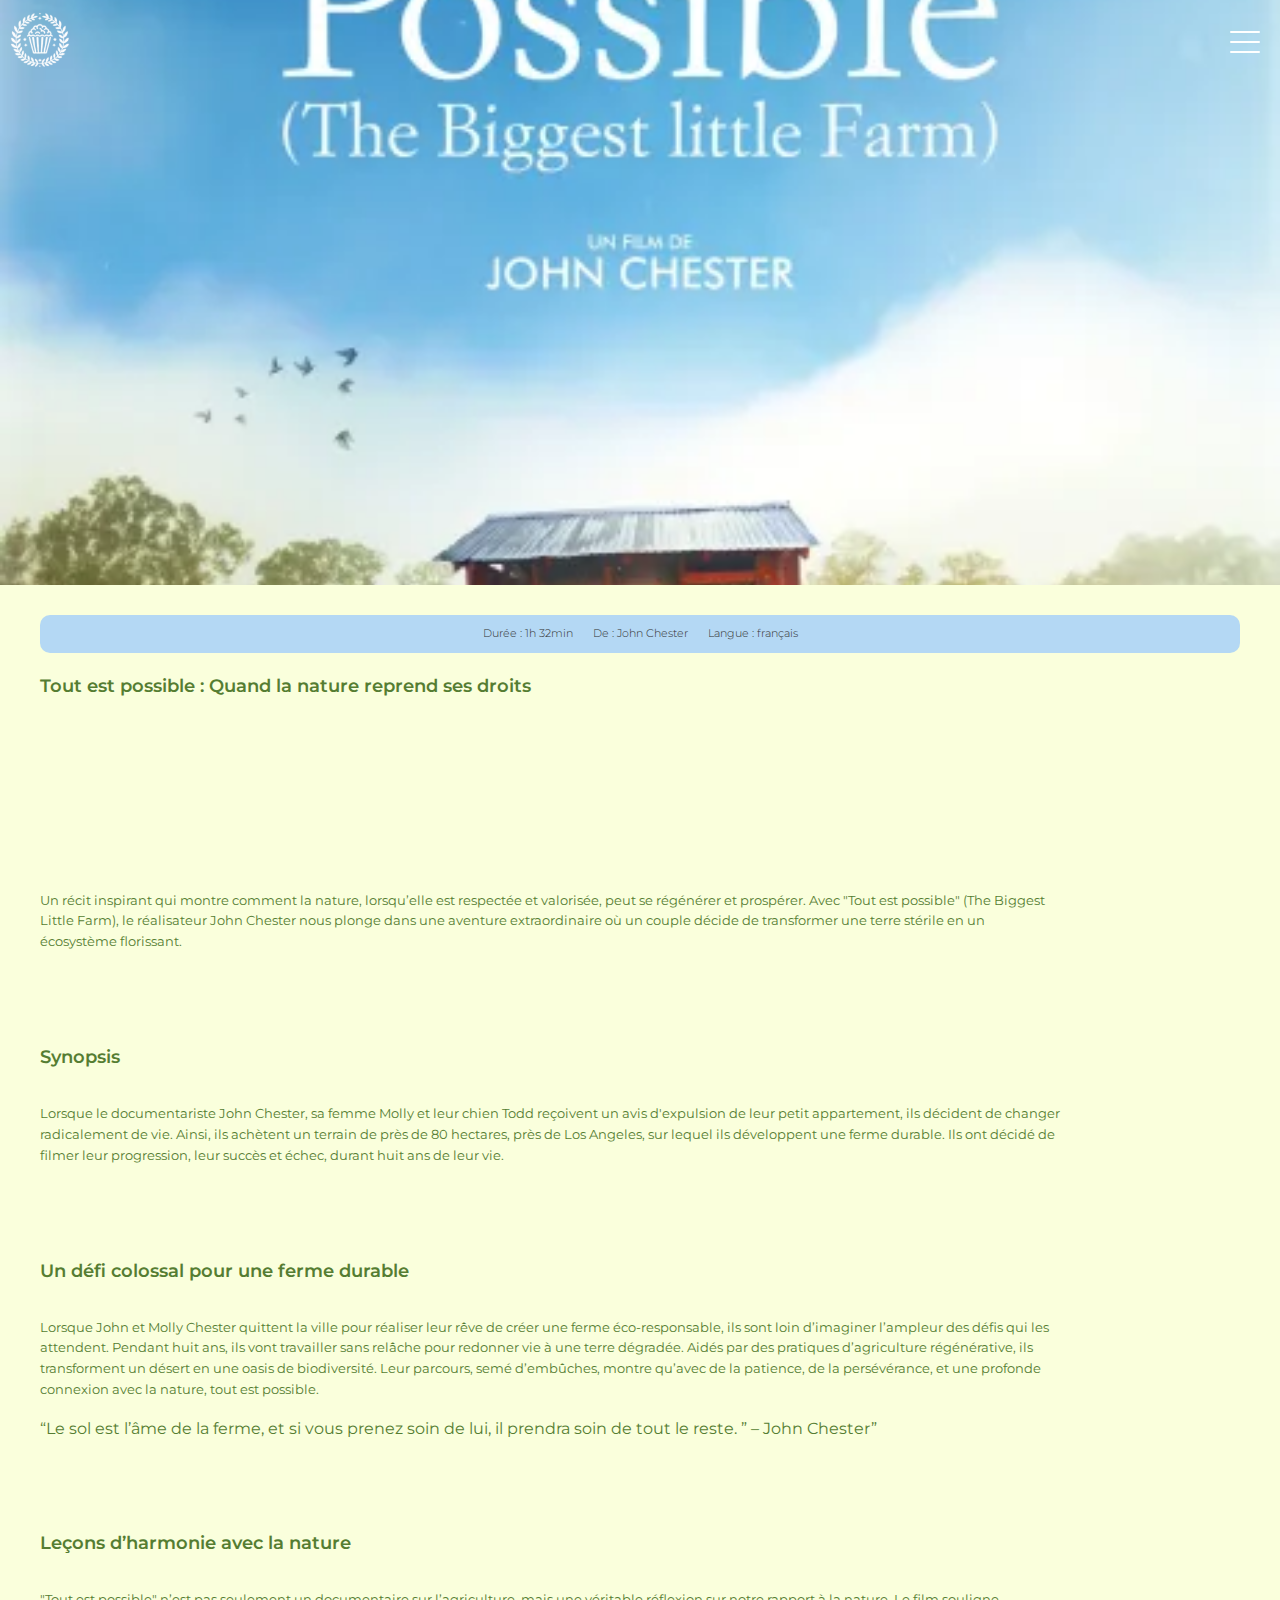
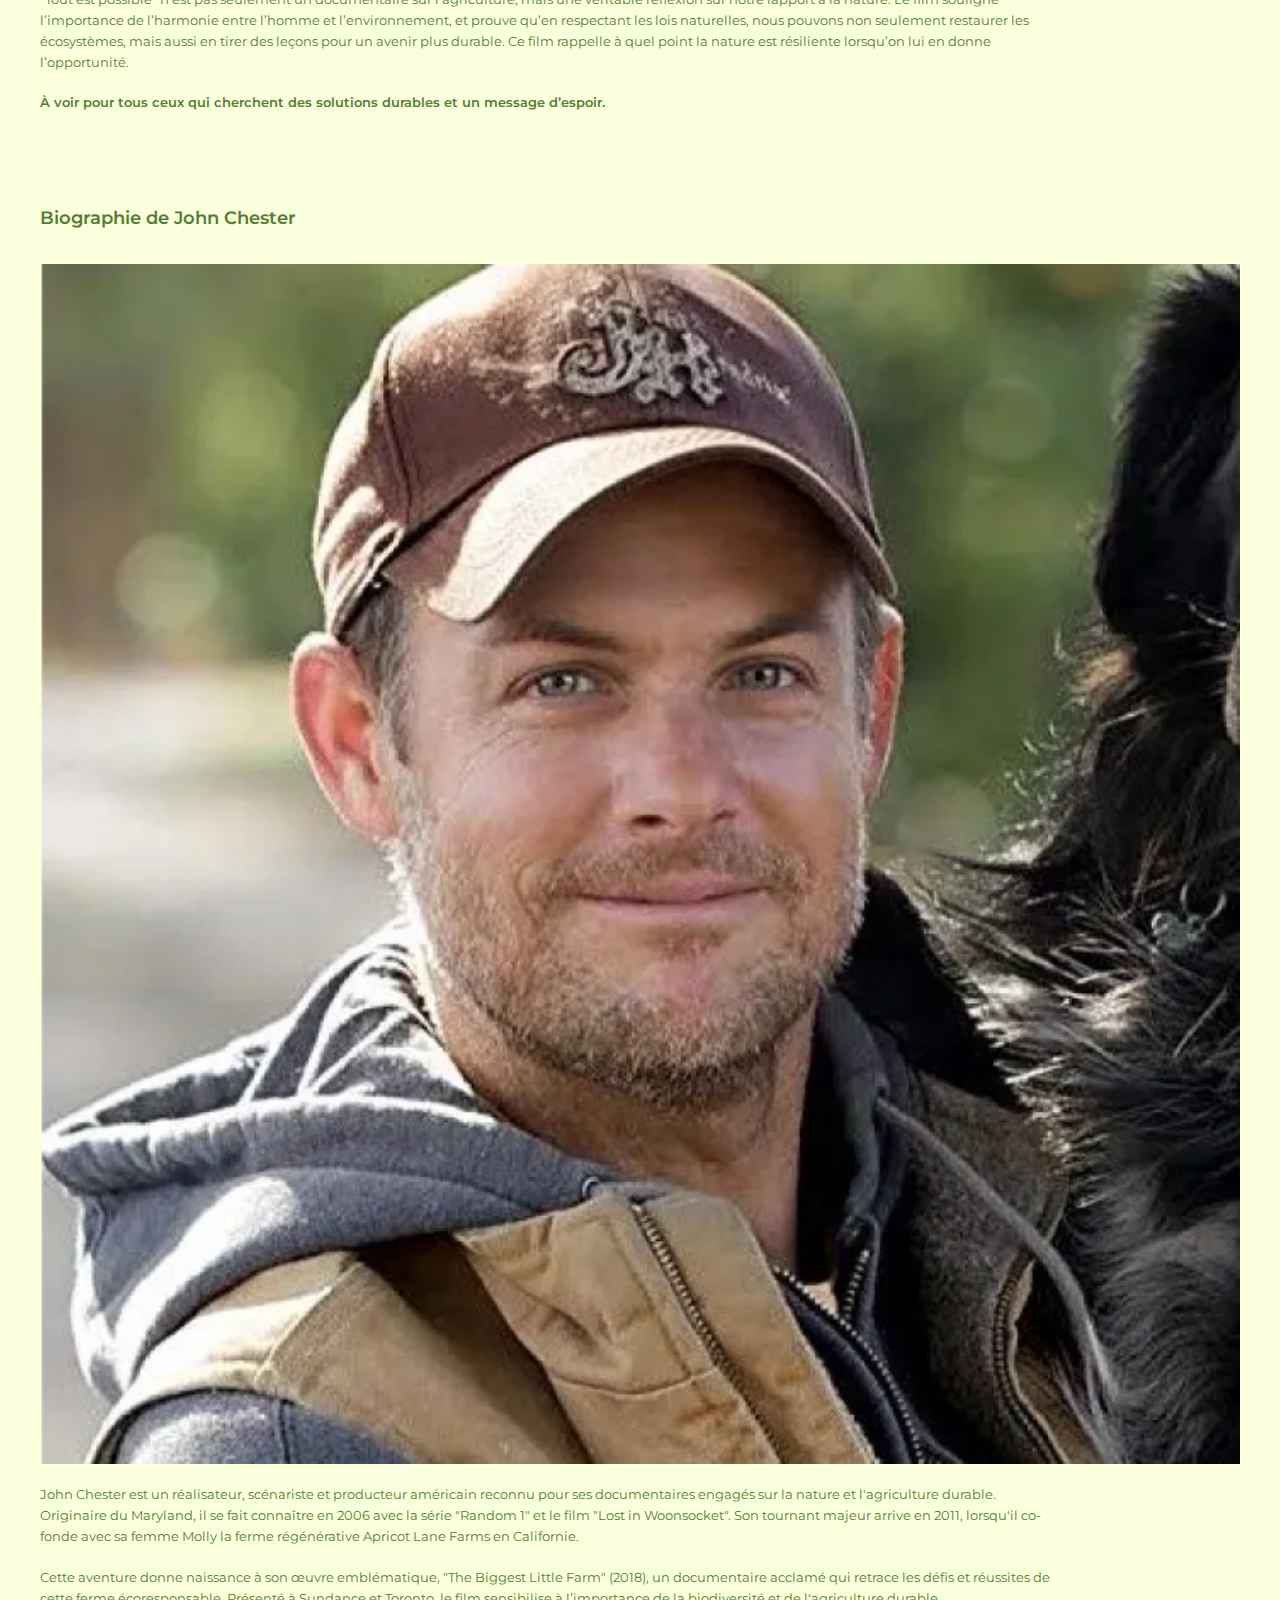
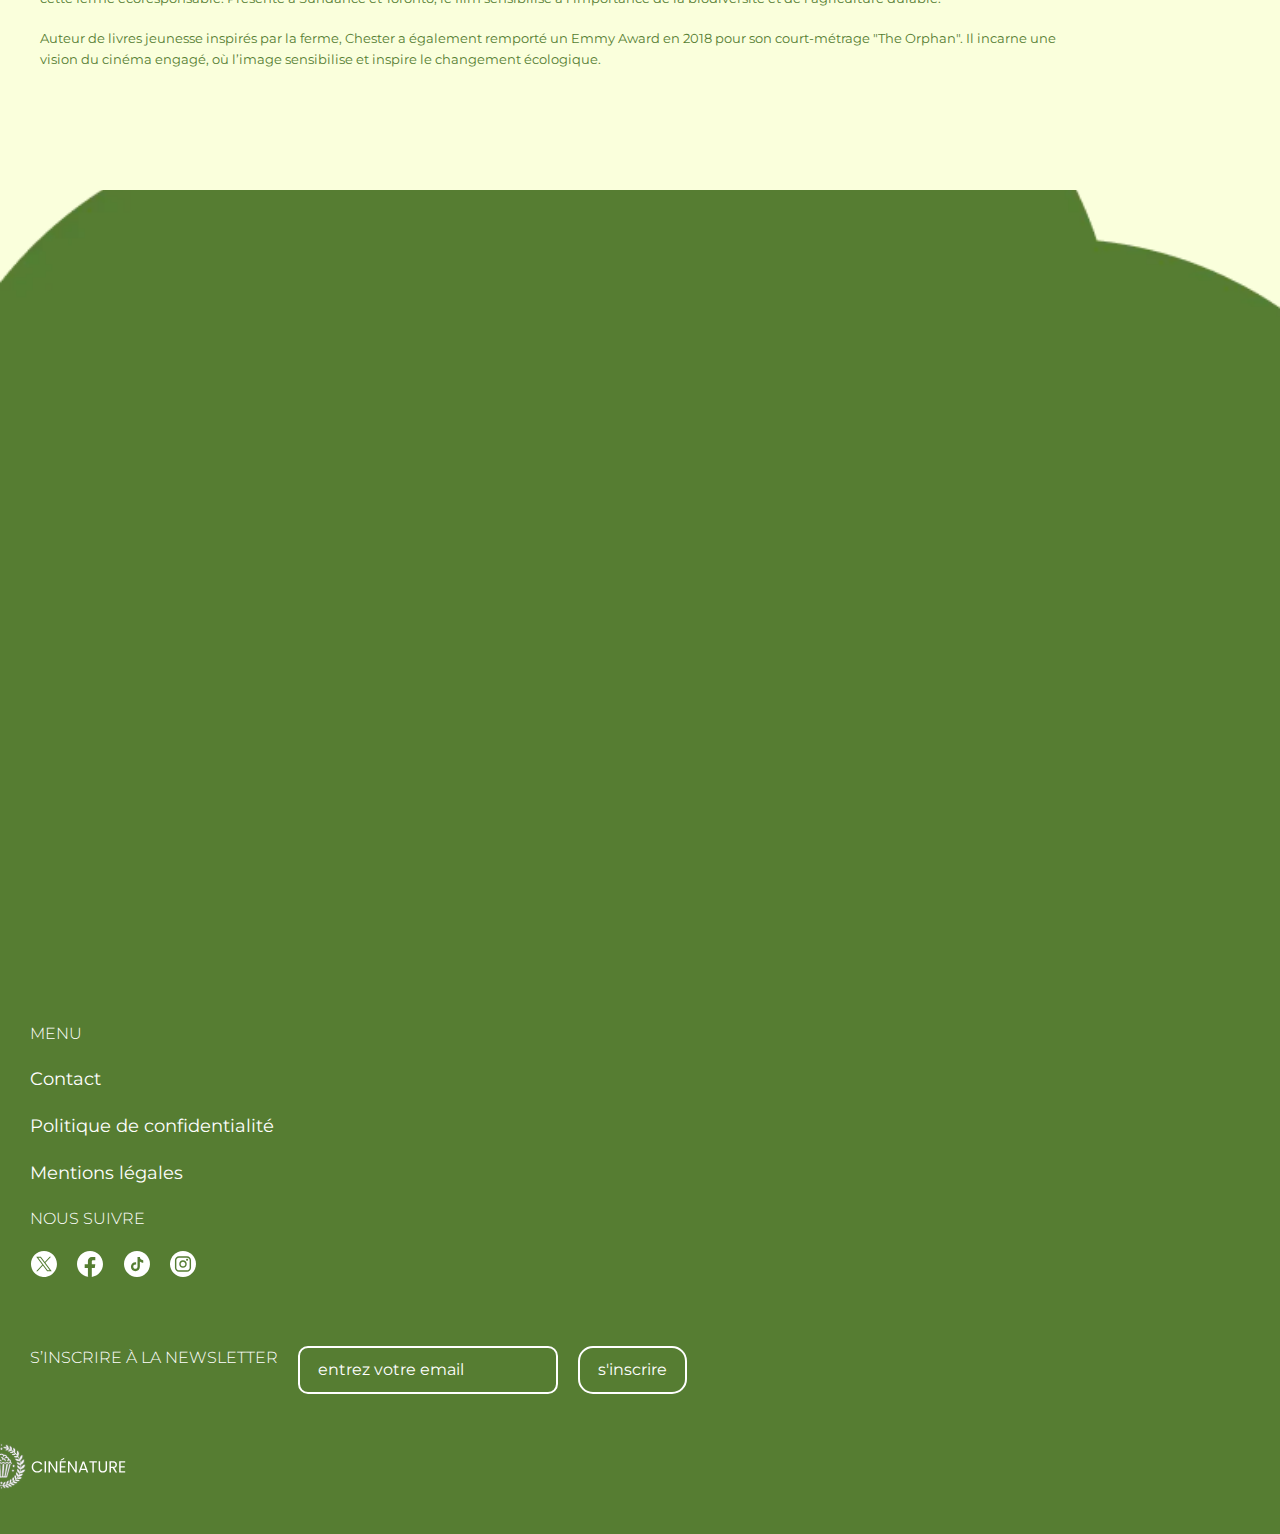
<file: tout-est-possible.html>
<!DOCTYPE html>
<html lang="fr">
  <head>
    <meta charset="UTF-8" />
    <meta name="viewport" content="width=device-width, initial-scale=1.0" />
    <title>CINENATURE</title>
    <link
      rel="shortcut icon"
      href="assets/svg/logo_blanc.svg"
      type="image/x-icon"
    />
    <link rel="stylesheet" href="src/css/style.css" />
    <script src="src/js/script.js" defer></script>
  </head>

  <body>
    <header class="hero">
      <div class="header">
        <a href="/" class="header__home"
          ><img
            src="assets/svg/logo_blanc.svg"
            alt="logo_blanc"
            class="home__icon"
        /></a>
        <button class="header__menu-btn menu-btn">
          <span class="menu-btn__bar" aria-hidden="true"></span>
        </button>
        <nav class="header__menu" aria-expanded="false">
          <ul class="menu__list">
            <li class="menu__item">
              <a href="programmation.html">Programme</a>
            </li>
            <li class="menu__item">
              <a href="billetterie.html">Billeterie</a>
            </li>
            <li class="menu__item">
              <a href="infos-pratiques.html">Lieu & Infos Pratiques</a>
            </li>
            <li class="menu__item">
              <a href="eco-responsabilite.html">Éco-Responsabilité</a>
            </li>
            <li class="menu__item"><a href="contact.html">Contact</a></li>
            <li class="menu__item"><a href="a-propos.html">À Propos</a></li>
          </ul>
        </nav>
      </div>
      <div class="hero__content--background">
        <span class="content__image--full-size"></span>
      </div>
    </header>
    <main class="main">
      <article class="article">
        <div class="article__film-info">
          <ul class="info__list">
            <li class="info__item">Durée : 1h 32min</li>
            <li class="info__item">De : John Chester</li>
            <li class="info__item">Langue : français</li>
          </ul>
        </div>
        <h3 class="article__title">
          Tout est possible : Quand la nature reprend ses droits
        </h3>
        <iframe
          class="article__trailer"
          src="https://www.youtube.com/embed/FfzNu-RuQh0?si=7gmioWYshoKgDFfY"
          title="YouTube video player"
          frameborder="0"
          allow="accelerometer; autoplay; clipboard-write; encrypted-media; gyroscope; picture-in-picture; web-share"
          referrerpolicy="strict-origin-when-cross-origin"
          allowfullscreen
        ></iframe>
        <p class="article__excerpt">
          Un récit inspirant qui montre comment la nature, lorsqu’elle est
          respectée et valorisée, peut se régénérer et prospérer. Avec "Tout est
          possible" (The Biggest Little Farm), le réalisateur John Chester nous
          plonge dans une aventure extraordinaire où un couple décide de
          transformer une terre stérile en un écosystème florissant.
        </p>
      </article>
      <article class="article">
        <h1 class="article__title">Synopsis</h1>
        <p class="article__excerpt">
          Lorsque le documentariste John Chester, sa femme Molly et leur chien
          Todd reçoivent un avis d'expulsion de leur petit appartement, ils
          décident de changer radicalement de vie. Ainsi, ils achètent un
          terrain de près de 80 hectares, près de Los Angeles, sur lequel ils
          développent une ferme durable. Ils ont décidé de filmer leur
          progression, leur succès et échec, durant huit ans de leur vie.
        </p>
      </article>
      <article class="article">
        <h1 class="article__title">Un défi colossal pour une ferme durable</h1>
        <p class="article__excerpt">
          Lorsque John et Molly Chester quittent la ville pour réaliser leur
          rêve de créer une ferme éco-responsable, ils sont loin d’imaginer
          l’ampleur des défis qui les attendent. Pendant huit ans, ils vont
          travailler sans relâche pour redonner vie à une terre dégradée. Aidés
          par des pratiques d’agriculture régénérative, ils transforment un
          désert en une oasis de biodiversité. Leur parcours, semé d’embûches,
          montre qu’avec de la patience, de la persévérance, et une profonde
          connexion avec la nature, tout est possible.
        </p>
        <p class="article__quote">
          “Le sol est l’âme de la ferme, et si vous prenez soin de lui, il
          prendra soin de tout le reste. ” – John Chester”
        </p>
      </article>
      <article class="article">
        <h1 class="article__title">Leçons d’harmonie avec la nature</h1>
        <p class="article__excerpt">
          "Tout est possible" n’est pas seulement un documentaire sur
          l’agriculture, mais une véritable réflexion sur notre rapport à la
          nature. Le film souligne l’importance de l’harmonie entre l’homme et
          l’environnement, et prouve qu’en respectant les lois naturelles, nous
          pouvons non seulement restaurer les écosystèmes, mais aussi en tirer
          des leçons pour un avenir plus durable. Ce film rappelle à quel point
          la nature est résiliente lorsqu’on lui en donne l’opportunité.
        </p>
        <p class="article__subtitle">
          À voir pour tous ceux qui cherchent des solutions durables et un
          message d’espoir.
        </p>
      </article>
      <article class="article">
        <h1 class="article__title">Biographie de John Chester</h1>
        <img
          src="assets/webp/john_chester.webp"
          alt="Photographie de john chester"
          class="article__image"
        />
        <p class="article__excerpt">
          John Chester est un réalisateur, scénariste et producteur américain
          reconnu pour ses documentaires engagés sur la nature et l'agriculture
          durable. Originaire du Maryland, il se fait connaître en 2006 avec la
          série "Random 1" et le film "Lost in Woonsocket". Son tournant majeur
          arrive en 2011, lorsqu'il co-fonde avec sa femme Molly la ferme
          régénérative Apricot Lane Farms en Californie.
        </p>
        <p class="article__excerpt">
          Cette aventure donne naissance à son œuvre emblématique, "The Biggest
          Little Farm" (2018), un documentaire acclamé qui retrace les défis et
          réussites de cette ferme écoresponsable. Présenté à Sundance et
          Toronto, le film sensibilise à l’importance de la biodiversité et de
          l'agriculture durable.
        </p>
        <p class="article__excerpt">
          Auteur de livres jeunesse inspirés par la ferme, Chester a également
          remporté un Emmy Award en 2018 pour son court-métrage "The Orphan". Il
          incarne une vision du cinéma engagé, où l’image sensibilise et inspire
          le changement écologique.
        </p>
      </article>
    </main>

    <footer class="footer">
      <nav class="footer__menu">
        <h3 class="menu__title">Menu</h3>
        <a href="contact.html" class="menu__link">Contact</a>
        <a href="#" class="menu__link">Politique de confidentialité</a>
        <a href="mentions-legales.html" class="menu__link">Mentions légales</a>
        <h3 class="menu__title">Nous suivre</h3>
        <ul class="menu__link">
          <li class="menu__item">
            <a href="https://x.com/mmimontbeliard" class="menu__social-link">
              <img
                src="assets/svg/twitter.svg"
                alt="logo twitter"
                class="social-link__img"
              />
            </a>
          </li>
          <li class="menu__item">
            <a
              href="https://www.facebook.com/mmimontbeliard"
              class="menu__social-link"
              ><img
                src="assets/svg/facebook.svg"
                alt="logo facebook"
                class="social-link__img"
            /></a>
          </li>
          <li class="menu__item">
            <a
              href="https://www.tiktok.com/@mmi_montbeliard"
              class="menu__social-link"
              ><img
                src="assets/svg/tiktok.svg"
                alt="logo tiktok"
                class="social-link__img"
            /></a>
          </li>
          <li class="menu__item">
            <a
              href="https://www.instagram.com/mmi_montbeliard/"
              class="menu__social-link"
              ><img
                src="assets/svg/instagram.svg"
                alt="logo instagram"
                class="social-link__img"
            /></a>
          </li>
        </ul>
      </nav>
      <div class="registeration">
        <h3 class="footer__title">S’inscrire à la Newsletter</h3>
        <input
          type="text"
          class="footer__input"
          placeholder="Entrez Votre Email"
        />
        <button class="btn footer__btn">s'inscrire</button>
      </div>
      <div class="footer__logo">
        <img
          src="assets/svg/logo_et_nom_blanc.svg"
          alt="logo de cinénature avec le titre cinénature"
          class="logo__img"
        />
      </div>
    </footer>
  </body>
</html>
</file>
<file: src/css/style.css>
@import url("https://fonts.googleapis.com/css2?family=Montserrat:ital,wght@0,100..900;1,100..900&family=Poppins&display=swap");
/* Vendors */
@import "vendors/normalize.css";

/* Utils */
@import "utils/variables.css";

/* Base */
@import "base/main.css";

/* Layout */
@import "layout/header.css";
@import "layout/hero.css";
@import "layout/footer.css";

/* Components */
@import "components/article.css";
@import "components/button.css";
@import "components/input.css";
@import "components/carrousel.css";
@import "components/menu.css";
@import "components/select.css";
@import "components/form.css";
@import "components/team.css";
</file>
